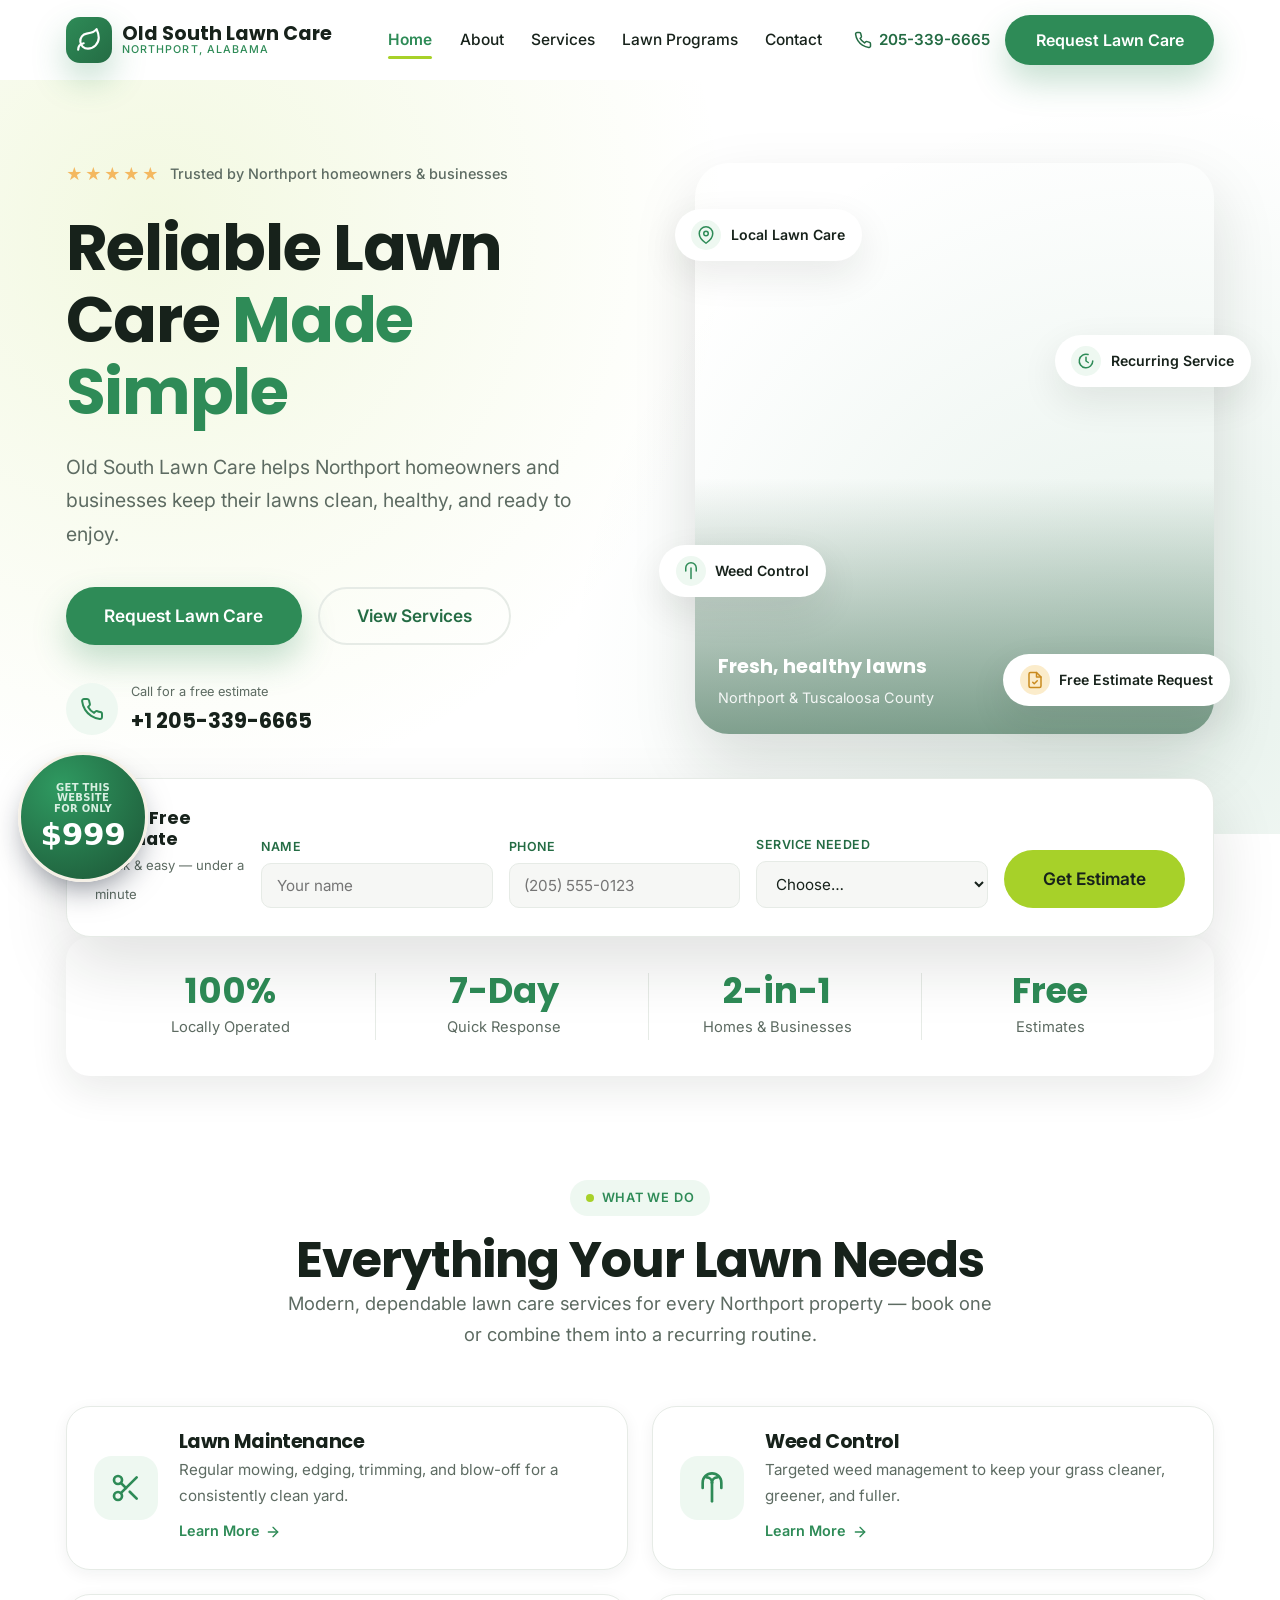
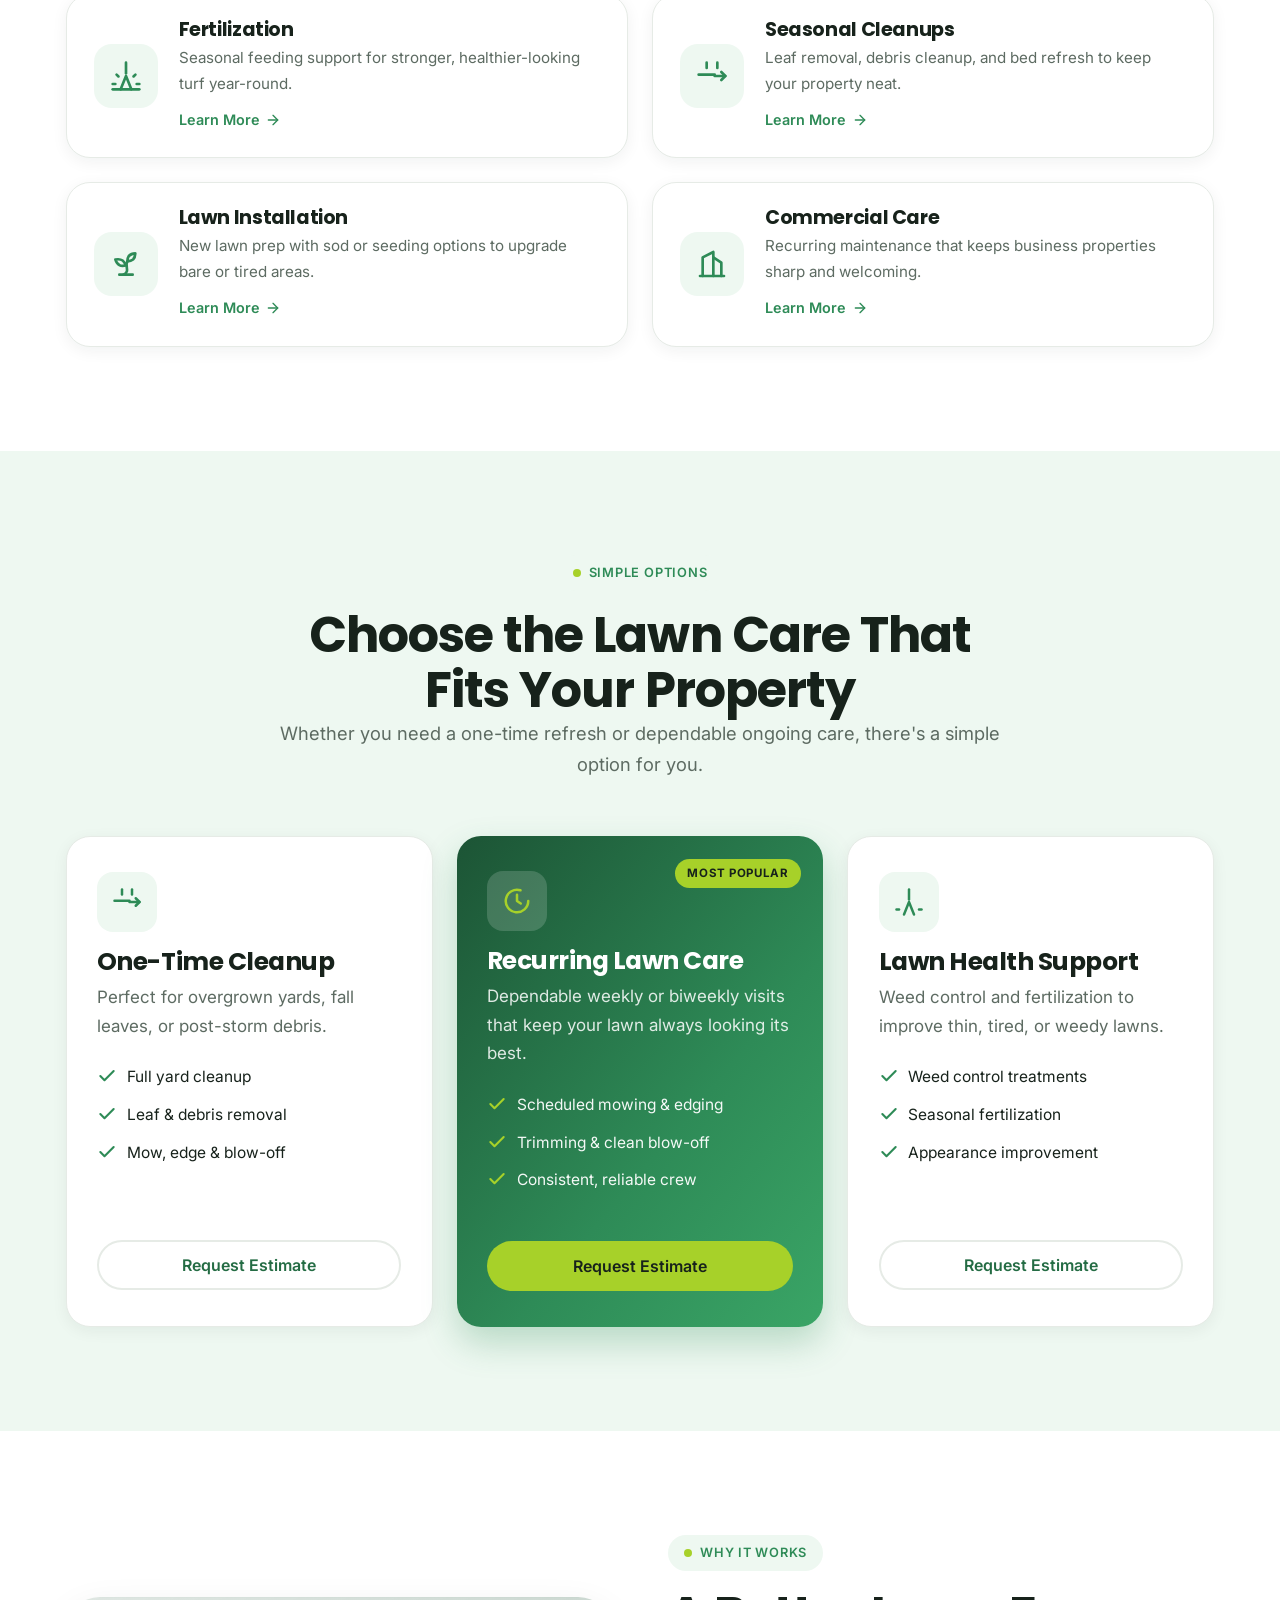
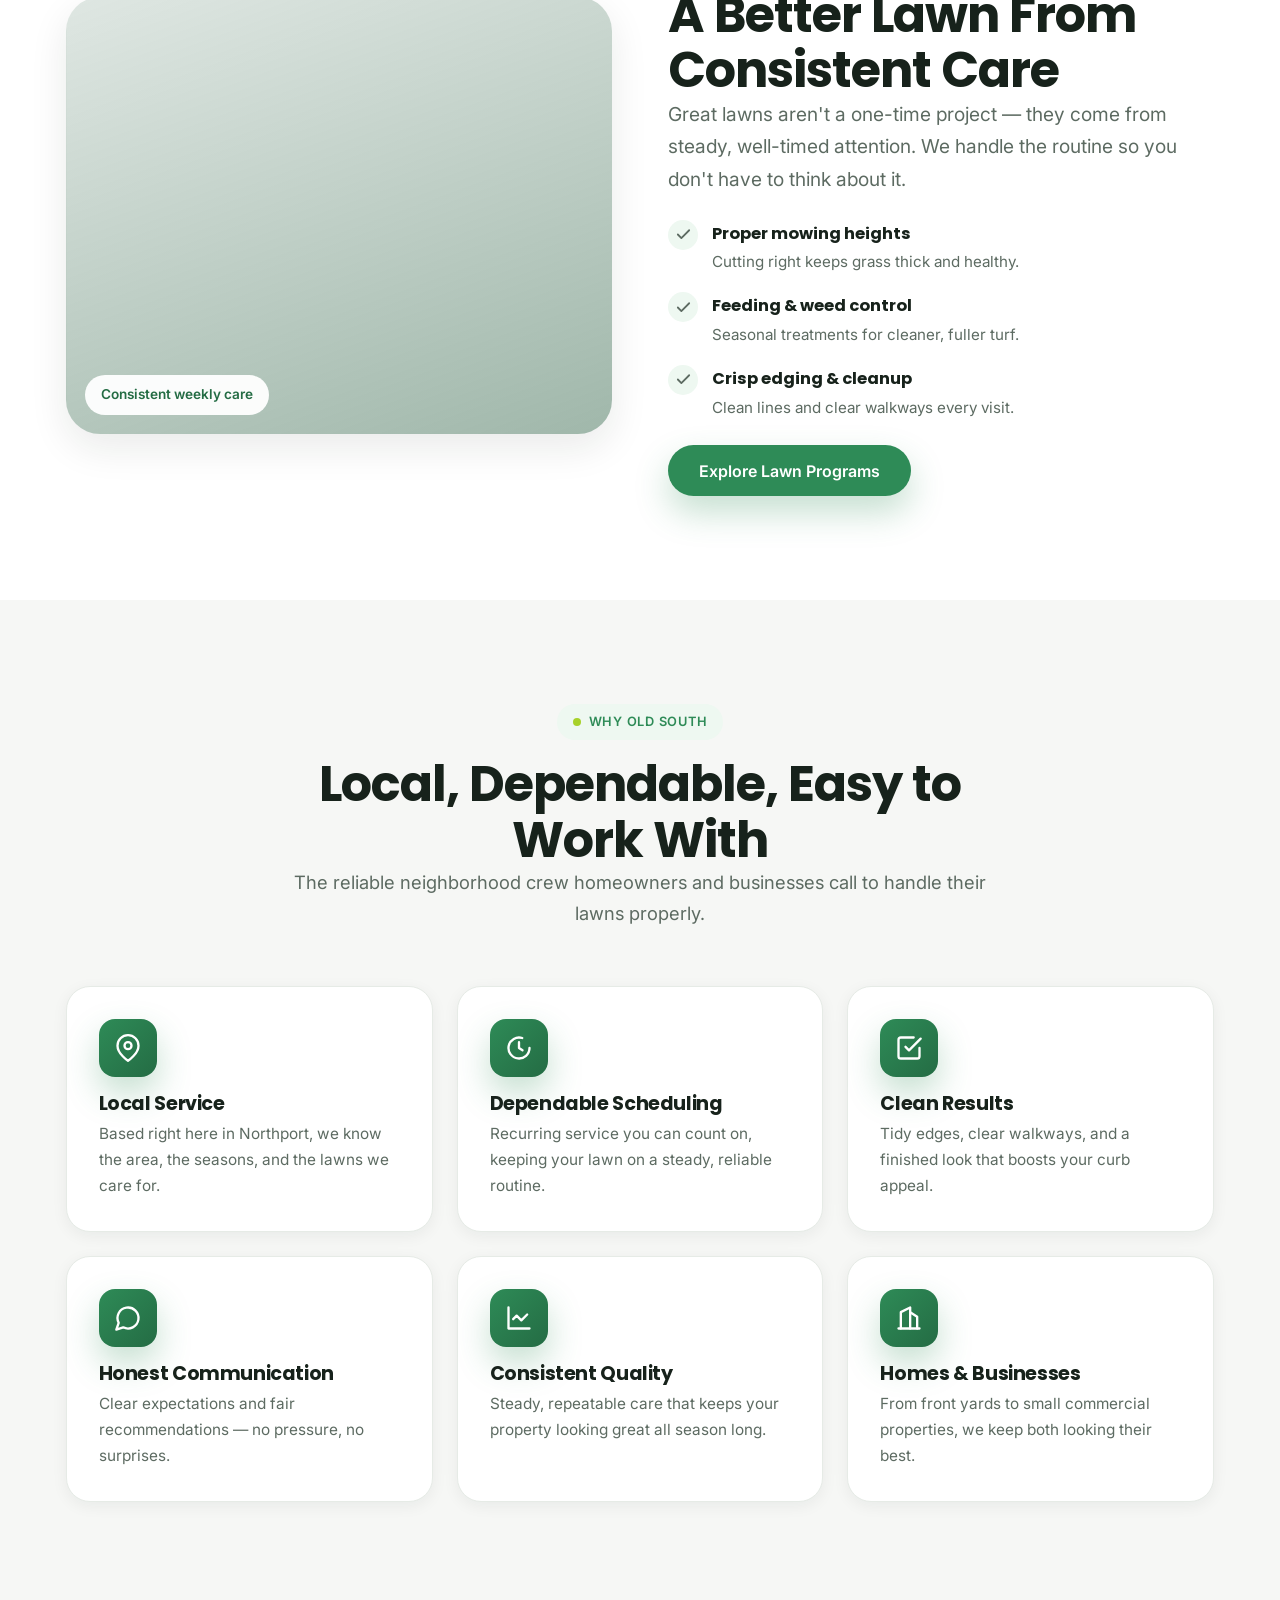
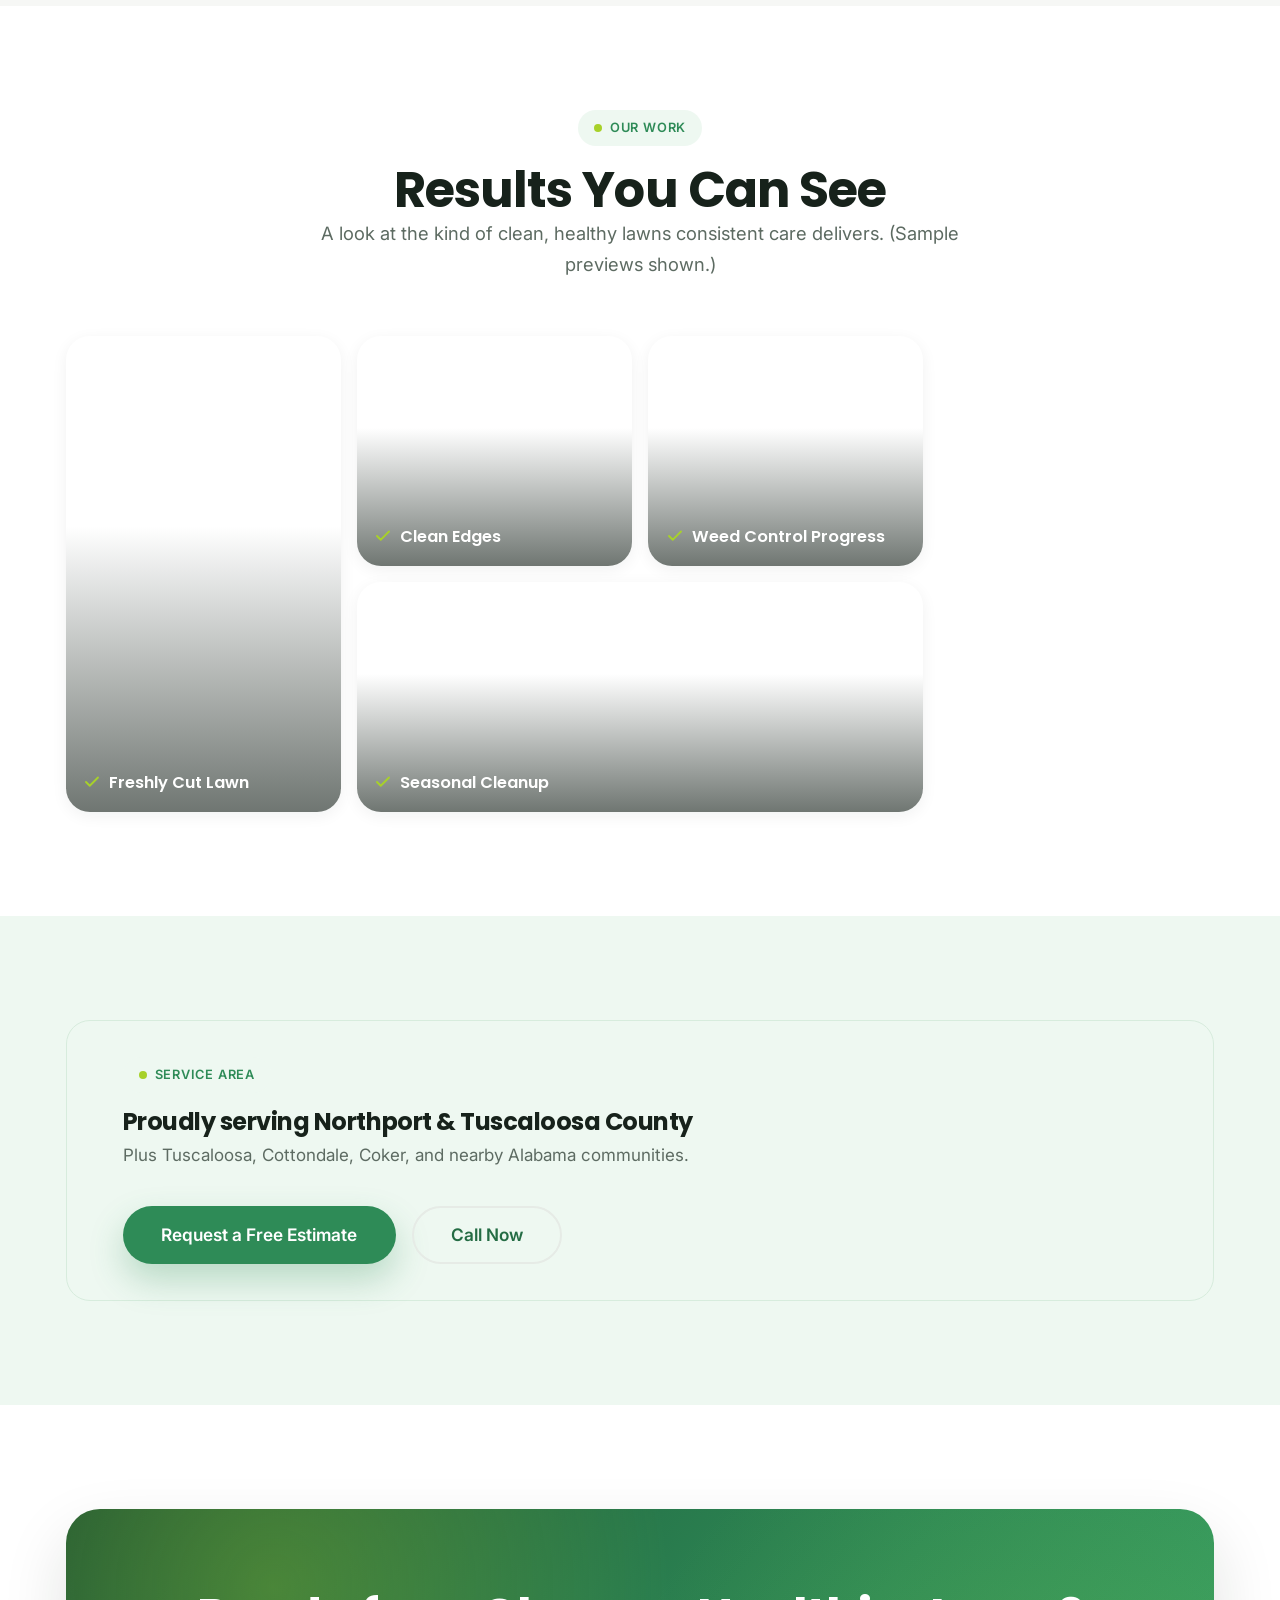
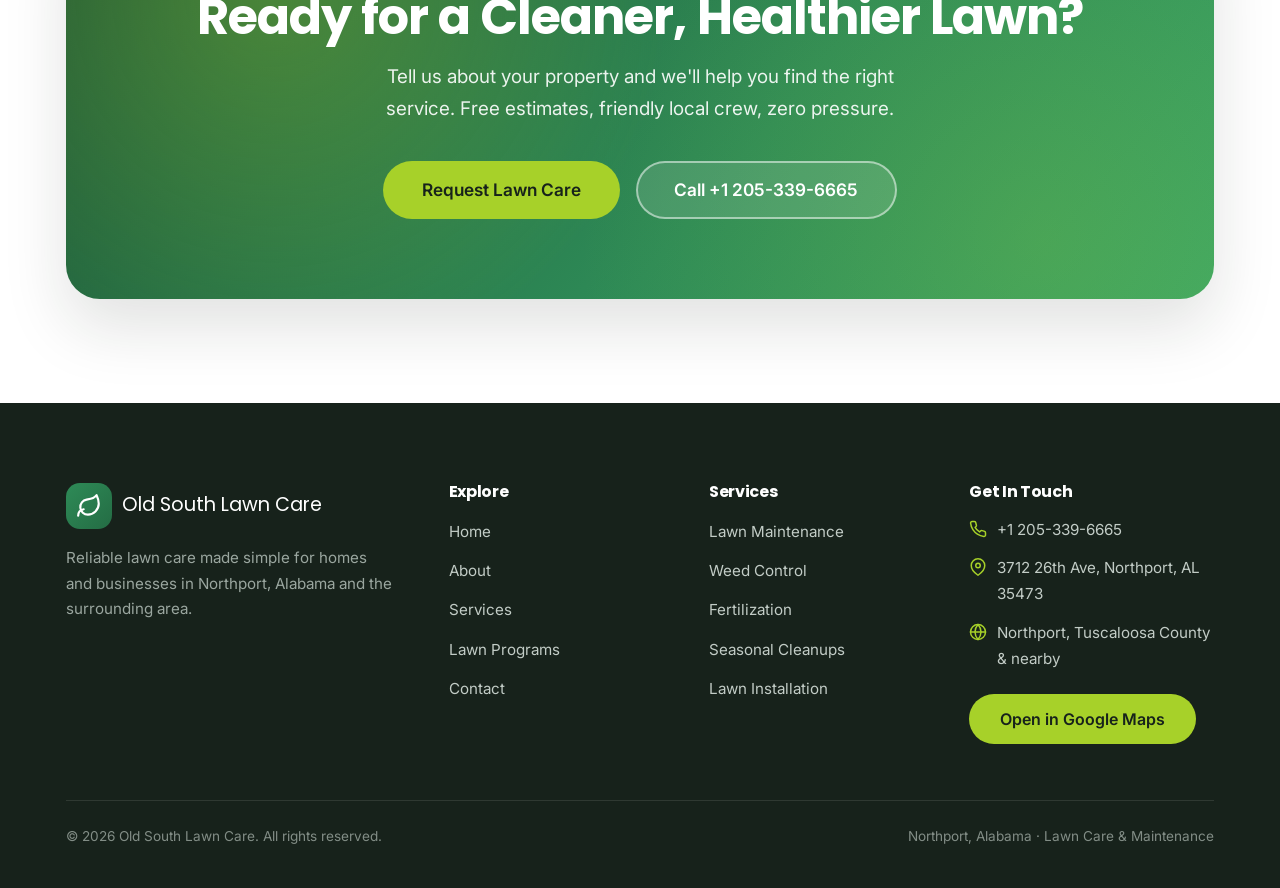
<file: index.html>
<!DOCTYPE html>
<html lang="en">
<head>
  <meta charset="UTF-8" />
  <meta name="viewport" content="width=device-width, initial-scale=1.0" />
  <title>Old South Lawn Care | Reliable Lawn Care in Northport, AL</title>
  <meta name="description" content="Reliable lawn care made simple. Old South Lawn Care helps Northport homeowners and businesses keep their lawns clean, healthy, and ready to enjoy. Free estimates — call +1 205-339-6665." />

  <!-- Google Fonts: Poppins (headings) + Inter (body) -->
  <link rel="preconnect" href="https://fonts.googleapis.com" />
  <link rel="preconnect" href="https://fonts.gstatic.com" crossorigin />
  <link href="https://fonts.googleapis.com/css2?family=Inter:wght@400;500;600;700&family=Poppins:wght@500;600;700;800&display=swap" rel="stylesheet" />

  <link rel="stylesheet" href="css/style.css" />
</head>
<body>

  <!-- ============================ HEADER ============================ -->
  <header class="site-header">
    <div class="container">
      <nav class="nav" aria-label="Main navigation">
        <a href="index.html" class="nav__logo" aria-label="Old South Lawn Care home">
          <span class="nav__logo-mark" aria-hidden="true">
            <svg viewBox="0 0 24 24" fill="none" stroke="currentColor" stroke-width="2" stroke-linecap="round" stroke-linejoin="round"><path d="M11 20A7 7 0 0 1 9.8 6.1C15.5 5 17 4.48 19 2c1 2 2 4.18 2 8 0 5.5-4.78 10-10 10Z"/><path d="M2 21c0-3 1.85-5.36 5.08-6"/></svg>
          </span>
          <span class="nav__logo-text">Old South Lawn Care<small>Northport, Alabama</small></span>
        </a>
        <button class="nav__toggle" aria-label="Toggle menu" aria-expanded="false" aria-controls="navMenu">
          <span></span><span></span><span></span>
        </button>
        <div class="nav__menu" id="navMenu">
          <ul class="nav__links">
            <li><a href="index.html" class="nav__link">Home</a></li>
            <li><a href="about.html" class="nav__link">About</a></li>
            <li><a href="services.html" class="nav__link">Services</a></li>
            <li><a href="lawn-programs.html" class="nav__link">Lawn Programs</a></li>
            <li><a href="contact.html" class="nav__link">Contact</a></li>
          </ul>
          <div class="nav__actions">
            <a href="tel:+12053396665" class="nav__phone">
              <svg viewBox="0 0 24 24" fill="none" stroke="currentColor" stroke-width="2" stroke-linecap="round" stroke-linejoin="round" aria-hidden="true"><path d="M22 16.92v3a2 2 0 0 1-2.18 2 19.79 19.79 0 0 1-8.63-3.07 19.5 19.5 0 0 1-6-6 19.79 19.79 0 0 1-3.07-8.67A2 2 0 0 1 4.11 2h3a2 2 0 0 1 2 1.72c.13.96.36 1.9.7 2.81a2 2 0 0 1-.45 2.11L8.09 9.91a16 16 0 0 0 6 6l1.27-1.27a2 2 0 0 1 2.11-.45c.91.34 1.85.57 2.81.7A2 2 0 0 1 22 16.92Z"/></svg>
              205-339-6665
            </a>
            <a href="contact.html" class="btn btn--primary">Request Lawn Care</a>
          </div>
        </div>
      </nav>
    </div>
  </header>

  <main>
    <!-- ============================ SPLIT HERO ============================ -->
    <section class="hero">
      <div class="container">
        <div class="hero__grid">
          <!-- Left: content -->
          <div class="hero__content">
            <div class="hero__rating">
              <span class="hero__stars">★★★★★</span>
              Trusted by Northport homeowners &amp; businesses
            </div>
            <h1>Reliable Lawn Care <span class="accent">Made Simple</span></h1>
            <p class="hero__sub">Old South Lawn Care helps Northport homeowners and businesses keep their lawns clean, healthy, and ready to enjoy.</p>
            <div class="hero__actions">
              <a href="contact.html" class="btn btn--primary btn--lg">Request Lawn Care</a>
              <a href="services.html" class="btn btn--outline btn--lg">View Services</a>
            </div>
            <div class="hero__phone">
              <span class="hero__phone-icon"><svg viewBox="0 0 24 24" fill="none" stroke="currentColor" stroke-width="2" stroke-linecap="round" stroke-linejoin="round"><path d="M22 16.92v3a2 2 0 0 1-2.18 2 19.79 19.79 0 0 1-8.63-3.07 19.5 19.5 0 0 1-6-6 19.79 19.79 0 0 1-3.07-8.67A2 2 0 0 1 4.11 2h3a2 2 0 0 1 2 1.72c.13.96.36 1.9.7 2.81a2 2 0 0 1-.45 2.11L8.09 9.91a16 16 0 0 0 6 6l1.27-1.27a2 2 0 0 1 2.11-.45c.91.34 1.85.57 2.81.7A2 2 0 0 1 22 16.92Z"/></svg></span>
              <span><small>Call for a free estimate</small><a href="tel:+12053396665">+1 205-339-6665</a></span>
            </div>
          </div>

          <!-- Right: image card with floating badges -->
          <div class="hero__media">
            <div class="hero__card">
              <div class="hero__card-tag">
                <strong>Fresh, healthy lawns</strong>
                <span>Northport &amp; Tuscaloosa County</span>
              </div>
            </div>
            <span class="float-badge float-badge--1"><i><svg viewBox="0 0 24 24" fill="none" stroke="currentColor" stroke-width="2" stroke-linecap="round" stroke-linejoin="round"><path d="M21 10c0 7-9 13-9 13s-9-6-9-13a9 9 0 0 1 18 0Z"/><circle cx="12" cy="10" r="3"/></svg></i> Local Lawn Care</span>
            <span class="float-badge float-badge--2"><i><svg viewBox="0 0 24 24" fill="none" stroke="currentColor" stroke-width="2" stroke-linecap="round" stroke-linejoin="round"><path d="M21 12a9 9 0 1 1-6.219-8.56"/><path d="M12 7v5l3 2"/></svg></i> Recurring Service</span>
            <span class="float-badge float-badge--3"><i><svg viewBox="0 0 24 24" fill="none" stroke="currentColor" stroke-width="2" stroke-linecap="round" stroke-linejoin="round"><path d="M12 22V8"/><path d="M5 12V8a7 7 0 0 1 14 0v4"/></svg></i> Weed Control</span>
            <span class="float-badge float-badge--4"><i><svg viewBox="0 0 24 24" fill="none" stroke="currentColor" stroke-width="2" stroke-linecap="round" stroke-linejoin="round"><path d="M14 2H6a2 2 0 0 0-2 2v16a2 2 0 0 0 2 2h12a2 2 0 0 0 2-2V8z"/><path d="M14 2v6h6"/><path d="m9 15 2 2 4-4"/></svg></i> Free Estimate Request</span>
          </div>
        </div>
      </div>
    </section>

    <!-- ============================ QUICK QUOTE MINI FORM ============================ -->
    <section class="container">
      <div class="quick-quote">
        <!-- Demo form: validated in JS, no data is sent -->
        <form class="quick-quote__inner" id="quickQuote" novalidate>
          <div class="quick-quote__title">
            <strong>Get a Free Estimate</strong>
            <span>Quick &amp; easy — under a minute</span>
          </div>
          <div class="field">
            <label for="qqName">Name</label>
            <input type="text" id="qqName" name="qqName" placeholder="Your name" required />
          </div>
          <div class="field">
            <label for="qqPhone">Phone</label>
            <input type="tel" id="qqPhone" name="qqPhone" placeholder="(205) 555-0123" data-type="phone" required />
          </div>
          <div class="field">
            <label for="qqService">Service Needed</label>
            <select id="qqService" name="qqService" required>
              <option value="">Choose…</option>
              <option>Lawn Maintenance</option>
              <option>Weed Control</option>
              <option>Fertilization</option>
              <option>Seasonal Cleanup</option>
              <option>Commercial Care</option>
              <option>Not Sure</option>
            </select>
          </div>
          <button type="submit" class="btn btn--lime btn--lg">Get Estimate</button>
          <p class="quick-quote__msg" id="quickQuoteMsg" role="status" aria-live="polite"></p>
        </form>
      </div>
    </section>

    <!-- ============================ STAT STRIP ============================ -->
    <section class="container" style="margin-top: var(--sp-5);">
      <div class="stat-strip reveal">
        <div class="stat"><div class="stat__num">100%</div><div class="stat__label">Locally Operated</div></div>
        <div class="stat"><div class="stat__num">7-Day</div><div class="stat__label">Quick Response</div></div>
        <div class="stat"><div class="stat__num">2-in-1</div><div class="stat__label">Homes &amp; Businesses</div></div>
        <div class="stat"><div class="stat__num">Free</div><div class="stat__label">Estimates</div></div>
      </div>
    </section>

    <!-- ============================ SERVICE TILES ============================ -->
    <section class="section section--white">
      <div class="container">
        <div class="section-head reveal">
          <span class="eyebrow">What We Do</span>
          <h2>Everything Your Lawn Needs</h2>
          <p>Modern, dependable lawn care services for every Northport property — book one or combine them into a recurring routine.</p>
        </div>

        <div class="tile-grid">
          <article class="service-tile reveal">
            <span class="service-tile__icon"><svg viewBox="0 0 24 24" fill="none" stroke="currentColor" stroke-width="2" stroke-linecap="round" stroke-linejoin="round"><circle cx="6" cy="6" r="3"/><path d="M8.12 8.12 12 12"/><path d="M20 4 8.12 15.88"/><circle cx="6" cy="18" r="3"/><path d="M14.8 14.8 20 20"/></svg></span>
            <div class="service-tile__body">
              <h3>Lawn Maintenance</h3>
              <p>Regular mowing, edging, trimming, and blow-off for a consistently clean yard.</p>
              <a href="services.html" class="service-tile__link">Learn More <svg viewBox="0 0 24 24" fill="none" stroke="currentColor" stroke-width="2" stroke-linecap="round" stroke-linejoin="round"><path d="M5 12h14"/><path d="m12 5 7 7-7 7"/></svg></a>
            </div>
          </article>

          <article class="service-tile reveal" data-delay="60">
            <span class="service-tile__icon"><svg viewBox="0 0 24 24" fill="none" stroke="currentColor" stroke-width="2" stroke-linecap="round" stroke-linejoin="round"><path d="M12 22V8"/><path d="M5 12V8a7 7 0 0 1 14 0v4"/><path d="M12 8a4 4 0 0 0-4-4"/><path d="M12 8a4 4 0 0 1 4-4"/></svg></span>
            <div class="service-tile__body">
              <h3>Weed Control</h3>
              <p>Targeted weed management to keep your grass cleaner, greener, and fuller.</p>
              <a href="services.html" class="service-tile__link">Learn More <svg viewBox="0 0 24 24" fill="none" stroke="currentColor" stroke-width="2" stroke-linecap="round" stroke-linejoin="round"><path d="M5 12h14"/><path d="m12 5 7 7-7 7"/></svg></a>
            </div>
          </article>

          <article class="service-tile reveal">
            <span class="service-tile__icon"><svg viewBox="0 0 24 24" fill="none" stroke="currentColor" stroke-width="2" stroke-linecap="round" stroke-linejoin="round"><path d="M12 2v8"/><path d="m4.93 10.93 1.41 1.41"/><path d="M2 18h2"/><path d="M20 18h2"/><path d="m19.07 10.93-1.41 1.41"/><path d="M22 22H2"/><path d="m8 22 4-10 4 10"/></svg></span>
            <div class="service-tile__body">
              <h3>Fertilization</h3>
              <p>Seasonal feeding support for stronger, healthier-looking turf year-round.</p>
              <a href="services.html" class="service-tile__link">Learn More <svg viewBox="0 0 24 24" fill="none" stroke="currentColor" stroke-width="2" stroke-linecap="round" stroke-linejoin="round"><path d="M5 12h14"/><path d="m12 5 7 7-7 7"/></svg></a>
            </div>
          </article>

          <article class="service-tile reveal" data-delay="60">
            <span class="service-tile__icon"><svg viewBox="0 0 24 24" fill="none" stroke="currentColor" stroke-width="2" stroke-linecap="round" stroke-linejoin="round"><path d="M8 2v4"/><path d="M16 2v4"/><path d="M2 11h12"/><path d="M19 9l3 3-3 3"/><path d="M22 12h-8"/></svg></span>
            <div class="service-tile__body">
              <h3>Seasonal Cleanups</h3>
              <p>Leaf removal, debris cleanup, and bed refresh to keep your property neat.</p>
              <a href="services.html" class="service-tile__link">Learn More <svg viewBox="0 0 24 24" fill="none" stroke="currentColor" stroke-width="2" stroke-linecap="round" stroke-linejoin="round"><path d="M5 12h14"/><path d="m12 5 7 7-7 7"/></svg></a>
            </div>
          </article>

          <article class="service-tile reveal">
            <span class="service-tile__icon"><svg viewBox="0 0 24 24" fill="none" stroke="currentColor" stroke-width="2" stroke-linecap="round" stroke-linejoin="round"><path d="M7 20h10"/><path d="M10 20c5.5-2.5.8-6.4 3-10"/><path d="M9.5 9.4c1.1.8 1.8 2.2 2.3 3.7-2 .4-3.5.4-4.8-.3-1.2-.6-2.3-1.9-3-4.2 2.8-.5 4.4 0 5.5.8Z"/><path d="M14.1 6a7 7 0 0 0-1.1 4c1.9-.1 3.3-.6 4.3-1.4 1-1 1.6-2.3 1.7-4.6-2.7.1-4 1-4.9 2Z"/></svg></span>
            <div class="service-tile__body">
              <h3>Lawn Installation</h3>
              <p>New lawn prep with sod or seeding options to upgrade bare or tired areas.</p>
              <a href="services.html" class="service-tile__link">Learn More <svg viewBox="0 0 24 24" fill="none" stroke="currentColor" stroke-width="2" stroke-linecap="round" stroke-linejoin="round"><path d="M5 12h14"/><path d="m12 5 7 7-7 7"/></svg></a>
            </div>
          </article>

          <article class="service-tile reveal" data-delay="60">
            <span class="service-tile__icon"><svg viewBox="0 0 24 24" fill="none" stroke="currentColor" stroke-width="2" stroke-linecap="round" stroke-linejoin="round"><path d="M3 21h18"/><path d="M5 21V7l8-4v18"/><path d="M19 21V11l-6-4"/></svg></span>
            <div class="service-tile__body">
              <h3>Commercial Care</h3>
              <p>Recurring maintenance that keeps business properties sharp and welcoming.</p>
              <a href="services.html" class="service-tile__link">Learn More <svg viewBox="0 0 24 24" fill="none" stroke="currentColor" stroke-width="2" stroke-linecap="round" stroke-linejoin="round"><path d="M5 12h14"/><path d="m12 5 7 7-7 7"/></svg></a>
            </div>
          </article>
        </div>
      </div>
    </section>

    <!-- ============================ PACKAGES ============================ -->
    <section class="section section--mint">
      <div class="container">
        <div class="section-head reveal">
          <span class="eyebrow">Simple Options</span>
          <h2>Choose the Lawn Care That Fits Your Property</h2>
          <p>Whether you need a one-time refresh or dependable ongoing care, there's a simple option for you.</p>
        </div>

        <div class="package-grid">
          <article class="package-card reveal">
            <span class="package-card__icon"><svg viewBox="0 0 24 24" fill="none" stroke="currentColor" stroke-width="2" stroke-linecap="round" stroke-linejoin="round"><path d="M8 2v4"/><path d="M16 2v4"/><path d="M2 11h12"/><path d="M19 9l3 3-3 3"/><path d="M22 12h-8"/></svg></span>
            <h3>One-Time Cleanup</h3>
            <p class="package-card__desc">Perfect for overgrown yards, fall leaves, or post-storm debris.</p>
            <ul class="package-card__list">
              <li><svg viewBox="0 0 24 24" fill="none" stroke="currentColor" stroke-width="2.5" stroke-linecap="round" stroke-linejoin="round"><path d="M20 6 9 17l-5-5"/></svg> Full yard cleanup</li>
              <li><svg viewBox="0 0 24 24" fill="none" stroke="currentColor" stroke-width="2.5" stroke-linecap="round" stroke-linejoin="round"><path d="M20 6 9 17l-5-5"/></svg> Leaf &amp; debris removal</li>
              <li><svg viewBox="0 0 24 24" fill="none" stroke="currentColor" stroke-width="2.5" stroke-linecap="round" stroke-linejoin="round"><path d="M20 6 9 17l-5-5"/></svg> Mow, edge &amp; blow-off</li>
            </ul>
            <a href="contact.html" class="btn btn--outline btn--block">Request Estimate</a>
          </article>

          <article class="package-card package-card--featured reveal" data-delay="80">
            <span class="package-card__tag">Most Popular</span>
            <span class="package-card__icon"><svg viewBox="0 0 24 24" fill="none" stroke="currentColor" stroke-width="2" stroke-linecap="round" stroke-linejoin="round"><path d="M21 12a9 9 0 1 1-6.219-8.56"/><path d="M12 7v5l3 2"/></svg></span>
            <h3>Recurring Lawn Care</h3>
            <p class="package-card__desc">Dependable weekly or biweekly visits that keep your lawn always looking its best.</p>
            <ul class="package-card__list">
              <li><svg viewBox="0 0 24 24" fill="none" stroke="currentColor" stroke-width="2.5" stroke-linecap="round" stroke-linejoin="round"><path d="M20 6 9 17l-5-5"/></svg> Scheduled mowing &amp; edging</li>
              <li><svg viewBox="0 0 24 24" fill="none" stroke="currentColor" stroke-width="2.5" stroke-linecap="round" stroke-linejoin="round"><path d="M20 6 9 17l-5-5"/></svg> Trimming &amp; clean blow-off</li>
              <li><svg viewBox="0 0 24 24" fill="none" stroke="currentColor" stroke-width="2.5" stroke-linecap="round" stroke-linejoin="round"><path d="M20 6 9 17l-5-5"/></svg> Consistent, reliable crew</li>
            </ul>
            <a href="contact.html" class="btn btn--lime btn--block">Request Estimate</a>
          </article>

          <article class="package-card reveal" data-delay="160">
            <span class="package-card__icon"><svg viewBox="0 0 24 24" fill="none" stroke="currentColor" stroke-width="2" stroke-linecap="round" stroke-linejoin="round"><path d="M12 2v8"/><path d="m8 22 4-10 4 10"/><path d="M2 18h2"/><path d="M20 18h2"/></svg></span>
            <h3>Lawn Health Support</h3>
            <p class="package-card__desc">Weed control and fertilization to improve thin, tired, or weedy lawns.</p>
            <ul class="package-card__list">
              <li><svg viewBox="0 0 24 24" fill="none" stroke="currentColor" stroke-width="2.5" stroke-linecap="round" stroke-linejoin="round"><path d="M20 6 9 17l-5-5"/></svg> Weed control treatments</li>
              <li><svg viewBox="0 0 24 24" fill="none" stroke="currentColor" stroke-width="2.5" stroke-linecap="round" stroke-linejoin="round"><path d="M20 6 9 17l-5-5"/></svg> Seasonal fertilization</li>
              <li><svg viewBox="0 0 24 24" fill="none" stroke="currentColor" stroke-width="2.5" stroke-linecap="round" stroke-linejoin="round"><path d="M20 6 9 17l-5-5"/></svg> Appearance improvement</li>
            </ul>
            <a href="contact.html" class="btn btn--outline btn--block">Request Estimate</a>
          </article>
        </div>
      </div>
    </section>

    <!-- ============================ FEATURE SPLIT ============================ -->
    <section class="section section--white">
      <div class="container">
        <div class="feature">
          <div class="feature__media reveal" style="background-image:linear-gradient(160deg,rgba(28,84,53,.14),rgba(28,84,53,.42)),url('https://images.unsplash.com/photo-1458245201577-fc8a130b8829?w=1200&q=70&auto=format&fit=crop');background-size:cover;background-position:center">
            <span class="feature__media-tag">Consistent weekly care</span>
          </div>
          <div class="reveal">
            <span class="eyebrow">Why It Works</span>
            <h2>A Better Lawn From Consistent Care</h2>
            <p class="lead">Great lawns aren't a one-time project — they come from steady, well-timed attention. We handle the routine so you don't have to think about it.</p>
            <ul class="check-list">
              <li><span class="check-list__icon"><svg viewBox="0 0 24 24" fill="none" stroke="currentColor" stroke-width="2.5" stroke-linecap="round" stroke-linejoin="round"><path d="M20 6 9 17l-5-5"/></svg></span><div><strong>Proper mowing heights</strong><span>Cutting right keeps grass thick and healthy.</span></div></li>
              <li><span class="check-list__icon"><svg viewBox="0 0 24 24" fill="none" stroke="currentColor" stroke-width="2.5" stroke-linecap="round" stroke-linejoin="round"><path d="M20 6 9 17l-5-5"/></svg></span><div><strong>Feeding &amp; weed control</strong><span>Seasonal treatments for cleaner, fuller turf.</span></div></li>
              <li><span class="check-list__icon"><svg viewBox="0 0 24 24" fill="none" stroke="currentColor" stroke-width="2.5" stroke-linecap="round" stroke-linejoin="round"><path d="M20 6 9 17l-5-5"/></svg></span><div><strong>Crisp edging &amp; cleanup</strong><span>Clean lines and clear walkways every visit.</span></div></li>
            </ul>
            <a href="lawn-programs.html" class="btn btn--primary">Explore Lawn Programs</a>
          </div>
        </div>
      </div>
    </section>

    <!-- ============================ WHY CHOOSE US ============================ -->
    <section class="section section--gray">
      <div class="container">
        <div class="section-head reveal">
          <span class="eyebrow">Why Old South</span>
          <h2>Local, Dependable, Easy to Work With</h2>
          <p>The reliable neighborhood crew homeowners and businesses call to handle their lawns properly.</p>
        </div>
        <div class="why-grid">
          <article class="why-card reveal">
            <span class="why-card__icon"><svg viewBox="0 0 24 24" fill="none" stroke="currentColor" stroke-width="2" stroke-linecap="round" stroke-linejoin="round"><path d="M21 10c0 7-9 13-9 13s-9-6-9-13a9 9 0 0 1 18 0Z"/><circle cx="12" cy="10" r="3"/></svg></span>
            <h3>Local Service</h3>
            <p>Based right here in Northport, we know the area, the seasons, and the lawns we care for.</p>
          </article>
          <article class="why-card reveal" data-delay="60">
            <span class="why-card__icon"><svg viewBox="0 0 24 24" fill="none" stroke="currentColor" stroke-width="2" stroke-linecap="round" stroke-linejoin="round"><path d="M21 12a9 9 0 1 1-6.219-8.56"/><path d="M12 7v5l3 2"/></svg></span>
            <h3>Dependable Scheduling</h3>
            <p>Recurring service you can count on, keeping your lawn on a steady, reliable routine.</p>
          </article>
          <article class="why-card reveal" data-delay="120">
            <span class="why-card__icon"><svg viewBox="0 0 24 24" fill="none" stroke="currentColor" stroke-width="2" stroke-linecap="round" stroke-linejoin="round"><path d="m9 11 3 3L22 4"/><path d="M21 12v7a2 2 0 0 1-2 2H5a2 2 0 0 1-2-2V5a2 2 0 0 1 2-2h11"/></svg></span>
            <h3>Clean Results</h3>
            <p>Tidy edges, clear walkways, and a finished look that boosts your curb appeal.</p>
          </article>
          <article class="why-card reveal">
            <span class="why-card__icon"><svg viewBox="0 0 24 24" fill="none" stroke="currentColor" stroke-width="2" stroke-linecap="round" stroke-linejoin="round"><path d="M7.9 20A9 9 0 1 0 4 16.1L2 22Z"/></svg></span>
            <h3>Honest Communication</h3>
            <p>Clear expectations and fair recommendations — no pressure, no surprises.</p>
          </article>
          <article class="why-card reveal" data-delay="60">
            <span class="why-card__icon"><svg viewBox="0 0 24 24" fill="none" stroke="currentColor" stroke-width="2" stroke-linecap="round" stroke-linejoin="round"><path d="M3 3v18h18"/><path d="m19 9-5 5-4-4-3 3"/></svg></span>
            <h3>Consistent Quality</h3>
            <p>Steady, repeatable care that keeps your property looking great all season long.</p>
          </article>
          <article class="why-card reveal" data-delay="120">
            <span class="why-card__icon"><svg viewBox="0 0 24 24" fill="none" stroke="currentColor" stroke-width="2" stroke-linecap="round" stroke-linejoin="round"><path d="M3 21h18"/><path d="M5 21V7l8-4v18"/><path d="M19 21V11l-6-4"/></svg></span>
            <h3>Homes &amp; Businesses</h3>
            <p>From front yards to small commercial properties, we keep both looking their best.</p>
          </article>
        </div>
      </div>
    </section>

    <!-- ============================ RESULTS GRID ============================ -->
    <section class="section section--white">
      <div class="container">
        <div class="section-head reveal">
          <span class="eyebrow">Our Work</span>
          <h2>Results You Can See</h2>
          <p>A look at the kind of clean, healthy lawns consistent care delivers. (Sample previews shown.)</p>
        </div>
        <div class="results-grid reveal">
          <div class="result-card result-card--tall">
            <div class="result-card__img"></div>
            <div class="result-card__cap"><svg viewBox="0 0 24 24" fill="none" stroke="currentColor" stroke-width="2.5" stroke-linecap="round" stroke-linejoin="round"><path d="M20 6 9 17l-5-5"/></svg><span>Freshly Cut Lawn</span></div>
          </div>
          <div class="result-card">
            <div class="result-card__img"></div>
            <div class="result-card__cap"><svg viewBox="0 0 24 24" fill="none" stroke="currentColor" stroke-width="2.5" stroke-linecap="round" stroke-linejoin="round"><path d="M20 6 9 17l-5-5"/></svg><span>Clean Edges</span></div>
          </div>
          <div class="result-card">
            <div class="result-card__img"></div>
            <div class="result-card__cap"><svg viewBox="0 0 24 24" fill="none" stroke="currentColor" stroke-width="2.5" stroke-linecap="round" stroke-linejoin="round"><path d="M20 6 9 17l-5-5"/></svg><span>Weed Control Progress</span></div>
          </div>
          <div class="result-card result-card--wide">
            <div class="result-card__img"></div>
            <div class="result-card__cap"><svg viewBox="0 0 24 24" fill="none" stroke="currentColor" stroke-width="2.5" stroke-linecap="round" stroke-linejoin="round"><path d="M20 6 9 17l-5-5"/></svg><span>Seasonal Cleanup</span></div>
          </div>
        </div>
      </div>
    </section>

    <!-- ============================ SERVICE AREA + ESTIMATE BLOCK ============================ -->
    <section class="section section--mint">
      <div class="container">
        <div class="estimate-block reveal">
          <div>
            <span class="eyebrow">Service Area</span>
            <h3>Proudly serving Northport &amp; Tuscaloosa County</h3>
            <p>Plus Tuscaloosa, Cottondale, Coker, and nearby Alabama communities.</p>
          </div>
          <div class="estimate-block__actions">
            <a href="contact.html" class="btn btn--primary btn--lg">Request a Free Estimate</a>
            <a href="tel:+12053396665" class="btn btn--outline btn--lg">Call Now</a>
          </div>
        </div>
      </div>
    </section>

    <!-- ============================ BIG CTA ============================ -->
    <section class="section section--white">
      <div class="container">
        <div class="cta-block reveal">
          <h2>Ready for a Cleaner, Healthier Lawn?</h2>
          <p>Tell us about your property and we'll help you find the right service. Free estimates, friendly local crew, zero pressure.</p>
          <div class="cta-block__actions">
            <a href="contact.html" class="btn btn--lime btn--lg">Request Lawn Care</a>
            <a href="tel:+12053396665" class="btn btn--ghost-light btn--lg">Call +1 205-339-6665</a>
          </div>
        </div>
      </div>
    </section>
  </main>

  <!-- ============================ FOOTER ============================ -->
  <footer class="site-footer">
    <div class="container">
      <div class="footer-grid">
        <div class="footer-col">
          <div class="footer-brand">
            <span class="footer-brand__mark" aria-hidden="true"><svg viewBox="0 0 24 24" fill="none" stroke="currentColor" stroke-width="2" stroke-linecap="round" stroke-linejoin="round"><path d="M11 20A7 7 0 0 1 9.8 6.1C15.5 5 17 4.48 19 2c1 2 2 4.18 2 8 0 5.5-4.78 10-10 10Z"/><path d="M2 21c0-3 1.85-5.36 5.08-6"/></svg></span>
            <span>Old South Lawn Care</span>
          </div>
          <p>Reliable lawn care made simple for homes and businesses in Northport, Alabama and the surrounding area.</p>
        </div>
        <div class="footer-col">
          <h4>Explore</h4>
          <ul class="footer-links">
            <li><a href="index.html">Home</a></li>
            <li><a href="about.html">About</a></li>
            <li><a href="services.html">Services</a></li>
            <li><a href="lawn-programs.html">Lawn Programs</a></li>
            <li><a href="contact.html">Contact</a></li>
          </ul>
        </div>
        <div class="footer-col">
          <h4>Services</h4>
          <ul class="footer-links">
            <li><a href="services.html">Lawn Maintenance</a></li>
            <li><a href="services.html">Weed Control</a></li>
            <li><a href="services.html">Fertilization</a></li>
            <li><a href="services.html">Seasonal Cleanups</a></li>
            <li><a href="services.html">Lawn Installation</a></li>
          </ul>
        </div>
        <div class="footer-col">
          <h4>Get In Touch</h4>
          <ul class="footer-contact">
            <li><svg viewBox="0 0 24 24" fill="none" stroke="currentColor" stroke-width="2" stroke-linecap="round" stroke-linejoin="round"><path d="M22 16.92v3a2 2 0 0 1-2.18 2 19.79 19.79 0 0 1-8.63-3.07 19.5 19.5 0 0 1-6-6 19.79 19.79 0 0 1-3.07-8.67A2 2 0 0 1 4.11 2h3a2 2 0 0 1 2 1.72c.13.96.36 1.9.7 2.81a2 2 0 0 1-.45 2.11L8.09 9.91a16 16 0 0 0 6 6l1.27-1.27a2 2 0 0 1 2.11-.45c.91.34 1.85.57 2.81.7A2 2 0 0 1 22 16.92Z"/></svg><a href="tel:+12053396665">+1 205-339-6665</a></li>
            <li><svg viewBox="0 0 24 24" fill="none" stroke="currentColor" stroke-width="2" stroke-linecap="round" stroke-linejoin="round"><path d="M21 10c0 7-9 13-9 13s-9-6-9-13a9 9 0 0 1 18 0Z"/><circle cx="12" cy="10" r="3"/></svg><span>3712 26th Ave, Northport, AL 35473</span></li>
            <li><svg viewBox="0 0 24 24" fill="none" stroke="currentColor" stroke-width="2" stroke-linecap="round" stroke-linejoin="round"><circle cx="12" cy="12" r="10"/><path d="M2 12h20"/><path d="M12 2a15.3 15.3 0 0 1 4 10 15.3 15.3 0 0 1-4 10 15.3 15.3 0 0 1-4-10 15.3 15.3 0 0 1 4-10Z"/></svg><span>Northport, Tuscaloosa County &amp; nearby</span></li>
          </ul>
          <a href="https://maps.app.goo.gl/gr2Q9Q6VYGNCcmok7" target="_blank" rel="noopener" class="btn btn--lime" style="margin-top: 0.6rem;">Open in Google Maps</a>
        </div>
      </div>
      <div class="footer-bottom">
        <p>&copy; <span id="currentYear">2026</span> Old South Lawn Care. All rights reserved.</p>
        <p>Northport, Alabama &middot; Lawn Care &amp; Maintenance</p>
      </div>
    </div>
  </footer>

  <button class="back-to-top" aria-label="Back to top">
    <svg viewBox="0 0 24 24" fill="none" stroke="currentColor" stroke-width="2" stroke-linecap="round" stroke-linejoin="round"><path d="m18 15-6-6-6 6"/></svg>
  </button>

  <script src="js/main.js"></script>

  <!-- aurora-cta : agency upsell button -->
  <a class="aurora-cta" href="https://auroraadv.co/?tab=wizard" target="_blank" rel="noopener" aria-label="Get this website for only $999 — built by Aurora">
    <span class="aurora-cta__top">Get this website<br>for only</span>
    <span class="aurora-cta__price">$999</span>
  </a>
  <style>
  .aurora-cta{position:fixed;left:18px;bottom:18px;z-index:58;width:130px;height:130px;border-radius:50%;display:flex;flex-direction:column;align-items:center;justify-content:center;text-align:center;gap:3px;padding:8px;background:radial-gradient(circle at 32% 26%,#2f9a61,#1c5435);color:#fff;text-decoration:none;border:3px solid #f5f0e6;box-shadow:0 14px 32px -10px rgba(15,23,42,.55);font-family:system-ui,-apple-system,"Segoe UI",Roboto,sans-serif;line-height:1.08;transition:transform .2s ease,box-shadow .2s ease;}
  .aurora-cta:hover{transform:translateY(-3px) scale(1.05);box-shadow:0 20px 40px -10px rgba(15,23,42,.6);}
  .aurora-cta:focus-visible{outline:3px solid #f5f0e6;outline-offset:3px;}
  .aurora-cta__top{font-size:10px;font-weight:700;letter-spacing:.03em;text-transform:uppercase;color:#d8efe1;}
  .aurora-cta__price{font-size:31px;font-weight:800;color:#ffffff;letter-spacing:-.01em;}
  @media (max-width:760px){.aurora-cta{width:106px;height:106px;left:12px;bottom:68px;border-width:2px;}.aurora-cta__top{font-size:8.5px;}.aurora-cta__price{font-size:25px;}}
  @media (prefers-reduced-motion:reduce){.aurora-cta{transition:none;}}
  </style>
</body>
</html>
</file>
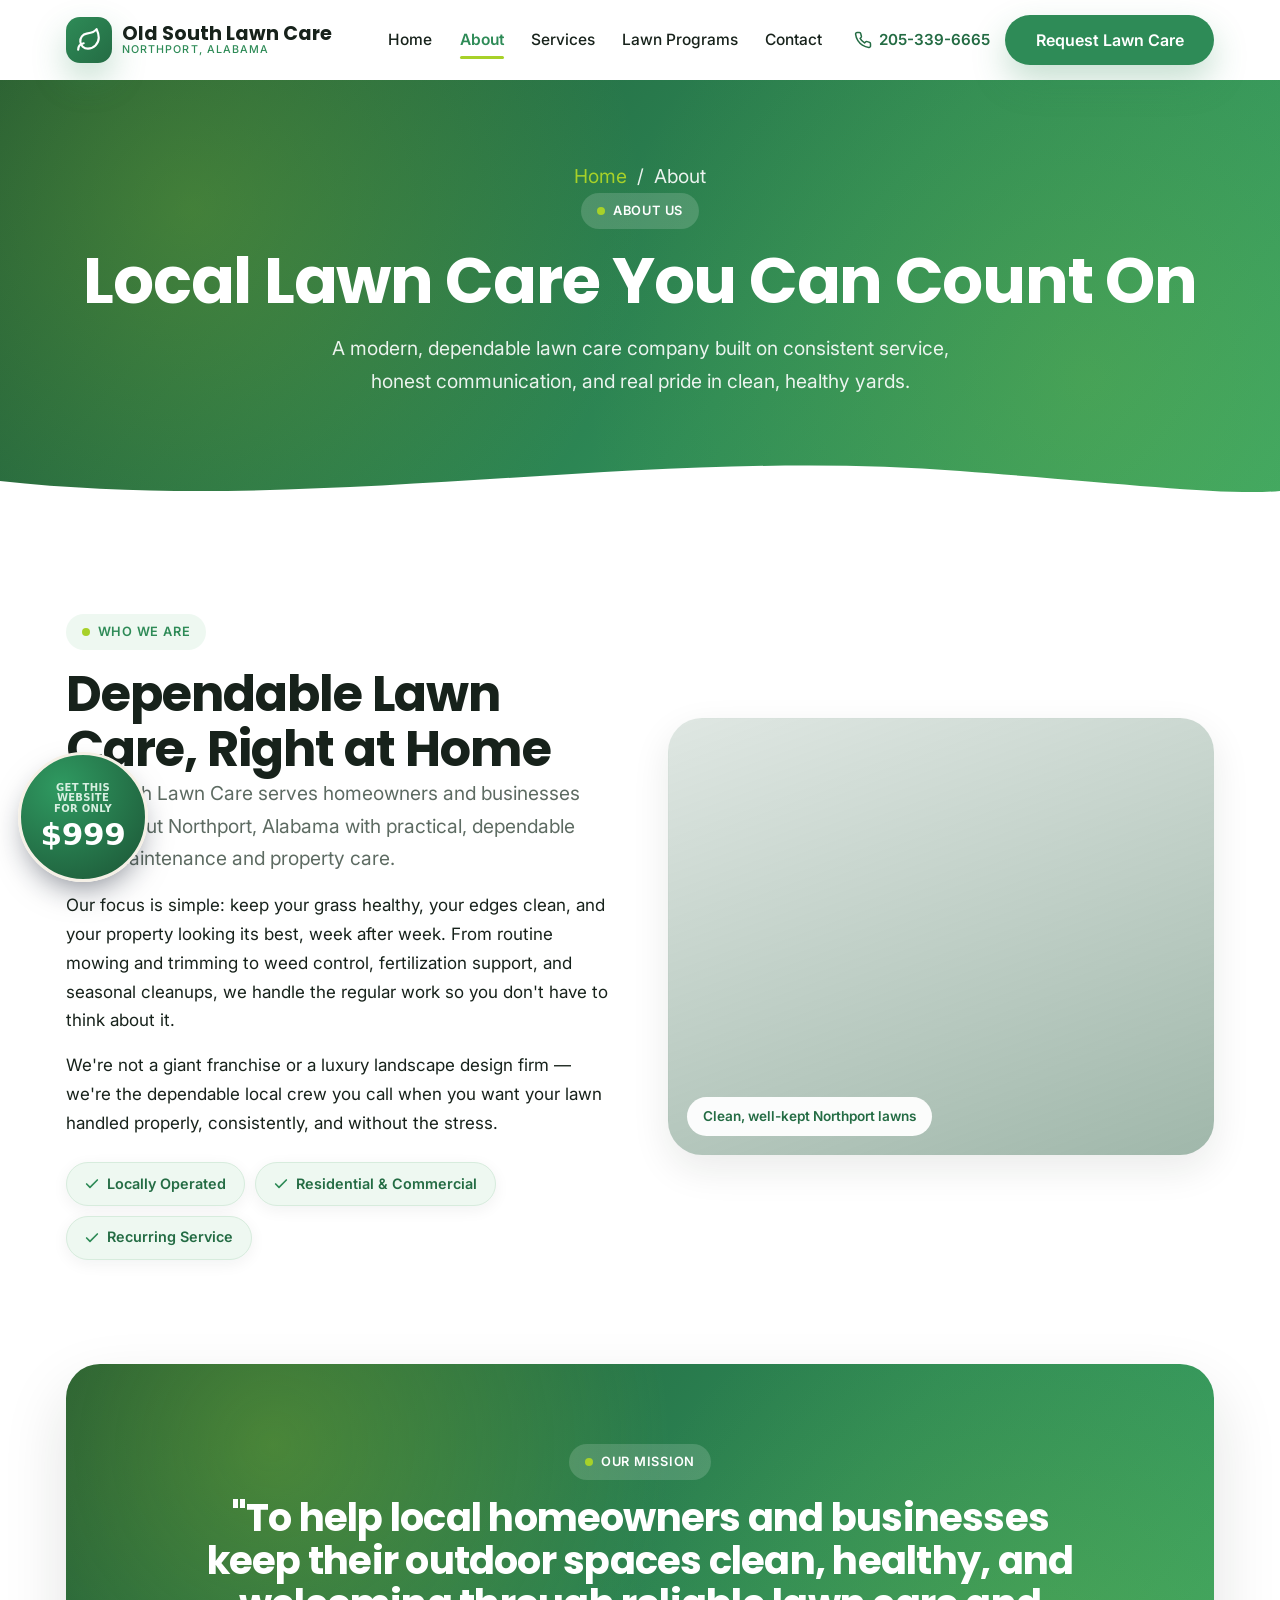
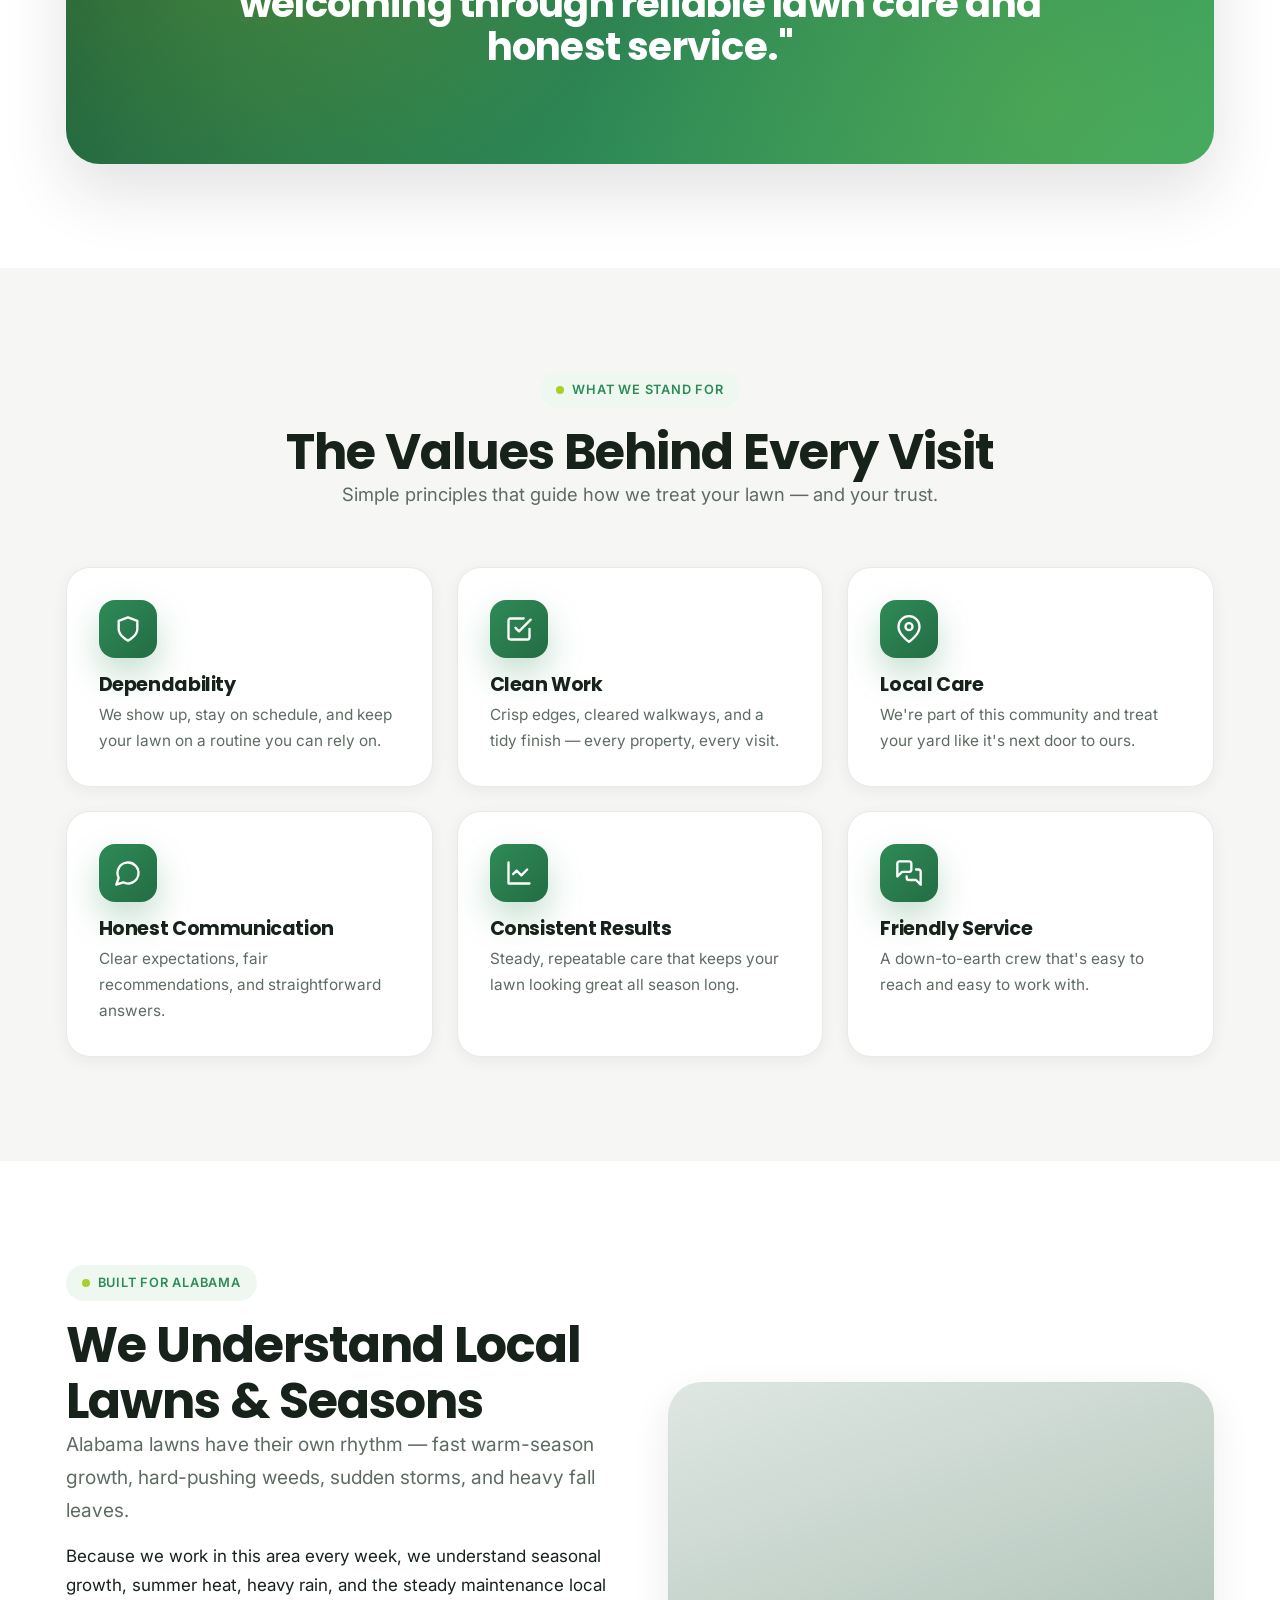
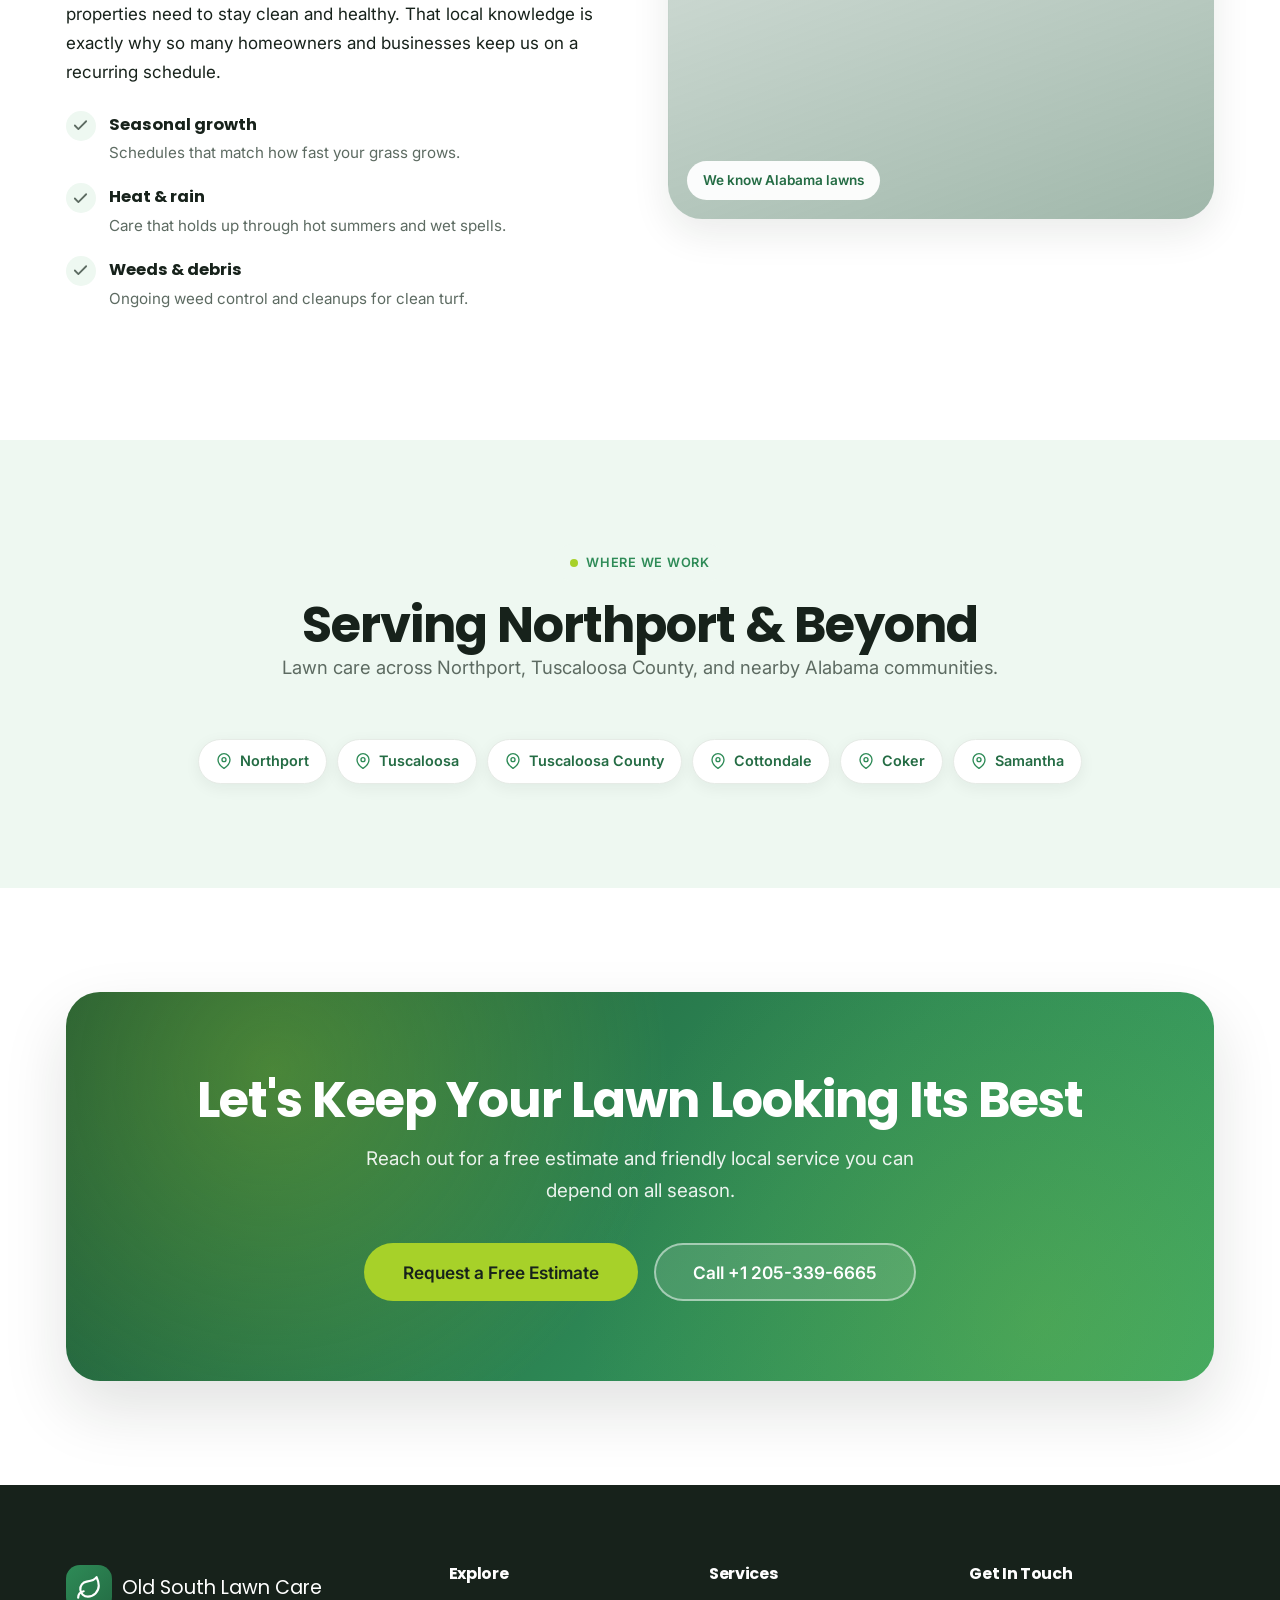
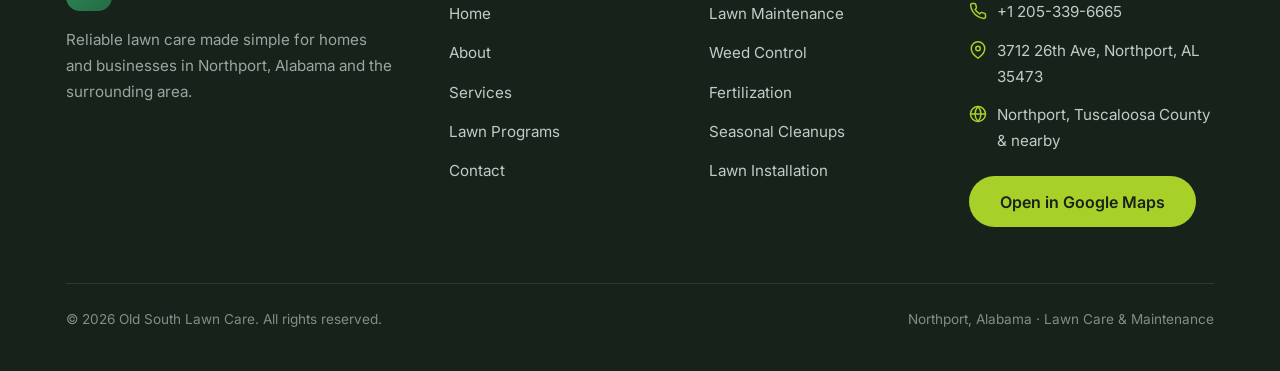
<file: about.html>
<!DOCTYPE html>
<html lang="en">
<head>
  <meta charset="UTF-8" />
  <meta name="viewport" content="width=device-width, initial-scale=1.0" />
  <title>About | Old South Lawn Care — Northport, Alabama</title>
  <meta name="description" content="Old South Lawn Care is a dependable local lawn care company serving homeowners and businesses in Northport, Alabama and Tuscaloosa County with honest, consistent service." />

  <link rel="preconnect" href="https://fonts.googleapis.com" />
  <link rel="preconnect" href="https://fonts.gstatic.com" crossorigin />
  <link href="https://fonts.googleapis.com/css2?family=Inter:wght@400;500;600;700&family=Poppins:wght@500;600;700;800&display=swap" rel="stylesheet" />

  <link rel="stylesheet" href="css/style.css" />
</head>
<body>

  <!-- ============================ HEADER ============================ -->
  <header class="site-header">
    <div class="container">
      <nav class="nav" aria-label="Main navigation">
        <a href="index.html" class="nav__logo" aria-label="Old South Lawn Care home">
          <span class="nav__logo-mark" aria-hidden="true"><svg viewBox="0 0 24 24" fill="none" stroke="currentColor" stroke-width="2" stroke-linecap="round" stroke-linejoin="round"><path d="M11 20A7 7 0 0 1 9.8 6.1C15.5 5 17 4.48 19 2c1 2 2 4.18 2 8 0 5.5-4.78 10-10 10Z"/><path d="M2 21c0-3 1.85-5.36 5.08-6"/></svg></span>
          <span class="nav__logo-text">Old South Lawn Care<small>Northport, Alabama</small></span>
        </a>
        <button class="nav__toggle" aria-label="Toggle menu" aria-expanded="false" aria-controls="navMenu"><span></span><span></span><span></span></button>
        <div class="nav__menu" id="navMenu">
          <ul class="nav__links">
            <li><a href="index.html" class="nav__link">Home</a></li>
            <li><a href="about.html" class="nav__link">About</a></li>
            <li><a href="services.html" class="nav__link">Services</a></li>
            <li><a href="lawn-programs.html" class="nav__link">Lawn Programs</a></li>
            <li><a href="contact.html" class="nav__link">Contact</a></li>
          </ul>
          <div class="nav__actions">
            <a href="tel:+12053396665" class="nav__phone"><svg viewBox="0 0 24 24" fill="none" stroke="currentColor" stroke-width="2" stroke-linecap="round" stroke-linejoin="round" aria-hidden="true"><path d="M22 16.92v3a2 2 0 0 1-2.18 2 19.79 19.79 0 0 1-8.63-3.07 19.5 19.5 0 0 1-6-6 19.79 19.79 0 0 1-3.07-8.67A2 2 0 0 1 4.11 2h3a2 2 0 0 1 2 1.72c.13.96.36 1.9.7 2.81a2 2 0 0 1-.45 2.11L8.09 9.91a16 16 0 0 0 6 6l1.27-1.27a2 2 0 0 1 2.11-.45c.91.34 1.85.57 2.81.7A2 2 0 0 1 22 16.92Z"/></svg>205-339-6665</a>
            <a href="contact.html" class="btn btn--primary">Request Lawn Care</a>
          </div>
        </div>
      </nav>
    </div>
  </header>

  <main>
    <!-- ============================ PAGE HERO ============================ -->
    <section class="page-hero">
      <div class="container">
        <p class="page-hero__crumb"><a href="index.html">Home</a> &nbsp;/&nbsp; About</p>
        <span class="eyebrow eyebrow--solid">About Us</span>
        <h1>Local Lawn Care You Can Count On</h1>
        <p>A modern, dependable lawn care company built on consistent service, honest communication, and real pride in clean, healthy yards.</p>
      </div>
      <div class="page-hero__wave" aria-hidden="true">
        <svg viewBox="0 0 1440 70" preserveAspectRatio="none"><path fill="#ffffff" d="M0,40 C360,75 720,5 1080,30 C1260,42 1380,55 1440,50 L1440,70 L0,70 Z"></path></svg>
      </div>
    </section>

    <!-- ============================ OVERVIEW ============================ -->
    <section class="section section--white">
      <div class="container">
        <div class="feature">
          <div class="reveal">
            <span class="eyebrow">Who We Are</span>
            <h2>Dependable Lawn Care, Right at Home</h2>
            <p class="lead">Old South Lawn Care serves homeowners and businesses throughout Northport, Alabama with practical, dependable lawn maintenance and property care.</p>
            <p>Our focus is simple: keep your grass healthy, your edges clean, and your property looking its best, week after week. From routine mowing and trimming to weed control, fertilization support, and seasonal cleanups, we handle the regular work so you don't have to think about it.</p>
            <p>We're not a giant franchise or a luxury landscape design firm — we're the dependable local crew you call when you want your lawn handled properly, consistently, and without the stress.</p>
            <div class="chip-row" style="margin-top: var(--sp-3);">
              <span class="chip chip--mint"><svg viewBox="0 0 24 24" fill="none" stroke="currentColor" stroke-width="2.5" stroke-linecap="round" stroke-linejoin="round"><path d="M20 6 9 17l-5-5"/></svg> Locally Operated</span>
              <span class="chip chip--mint"><svg viewBox="0 0 24 24" fill="none" stroke="currentColor" stroke-width="2.5" stroke-linecap="round" stroke-linejoin="round"><path d="M20 6 9 17l-5-5"/></svg> Residential &amp; Commercial</span>
              <span class="chip chip--mint"><svg viewBox="0 0 24 24" fill="none" stroke="currentColor" stroke-width="2.5" stroke-linecap="round" stroke-linejoin="round"><path d="M20 6 9 17l-5-5"/></svg> Recurring Service</span>
            </div>
          </div>
          <div class="feature__media reveal" style="background-image:linear-gradient(160deg,rgba(28,84,53,.14),rgba(28,84,53,.42)),url('https://images.unsplash.com/photo-1628340981113-fe1949fe5cc0?w=1200&q=70&auto=format&fit=crop');background-size:cover;background-position:center">
            <span class="feature__media-tag">Clean, well-kept Northport lawns</span>
          </div>
        </div>
      </div>
    </section>

    <!-- ============================ MISSION CTA ============================ -->
    <section class="section section--white" style="padding-top: 0;">
      <div class="container">
        <div class="cta-block reveal">
          <span class="eyebrow eyebrow--solid">Our Mission</span>
          <h2 style="max-width: 880px; margin-left:auto; margin-right:auto; font-size: clamp(1.6rem, 3vw, 2.4rem);">"To help local homeowners and businesses keep their outdoor spaces clean, healthy, and welcoming through reliable lawn care and honest service."</h2>
        </div>
      </div>
    </section>

    <!-- ============================ VALUES ============================ -->
    <section class="section section--gray">
      <div class="container">
        <div class="section-head reveal">
          <span class="eyebrow">What We Stand For</span>
          <h2>The Values Behind Every Visit</h2>
          <p>Simple principles that guide how we treat your lawn — and your trust.</p>
        </div>
        <div class="why-grid">
          <article class="why-card reveal">
            <span class="why-card__icon"><svg viewBox="0 0 24 24" fill="none" stroke="currentColor" stroke-width="2" stroke-linecap="round" stroke-linejoin="round"><path d="M12 22s8-4 8-10V5l-8-3-8 3v7c0 6 8 10 8 10Z"/></svg></span>
            <h3>Dependability</h3>
            <p>We show up, stay on schedule, and keep your lawn on a routine you can rely on.</p>
          </article>
          <article class="why-card reveal" data-delay="60">
            <span class="why-card__icon"><svg viewBox="0 0 24 24" fill="none" stroke="currentColor" stroke-width="2" stroke-linecap="round" stroke-linejoin="round"><path d="m9 11 3 3L22 4"/><path d="M21 12v7a2 2 0 0 1-2 2H5a2 2 0 0 1-2-2V5a2 2 0 0 1 2-2h11"/></svg></span>
            <h3>Clean Work</h3>
            <p>Crisp edges, cleared walkways, and a tidy finish — every property, every visit.</p>
          </article>
          <article class="why-card reveal" data-delay="120">
            <span class="why-card__icon"><svg viewBox="0 0 24 24" fill="none" stroke="currentColor" stroke-width="2" stroke-linecap="round" stroke-linejoin="round"><path d="M21 10c0 7-9 13-9 13s-9-6-9-13a9 9 0 0 1 18 0Z"/><circle cx="12" cy="10" r="3"/></svg></span>
            <h3>Local Care</h3>
            <p>We're part of this community and treat your yard like it's next door to ours.</p>
          </article>
          <article class="why-card reveal">
            <span class="why-card__icon"><svg viewBox="0 0 24 24" fill="none" stroke="currentColor" stroke-width="2" stroke-linecap="round" stroke-linejoin="round"><path d="M7.9 20A9 9 0 1 0 4 16.1L2 22Z"/></svg></span>
            <h3>Honest Communication</h3>
            <p>Clear expectations, fair recommendations, and straightforward answers.</p>
          </article>
          <article class="why-card reveal" data-delay="60">
            <span class="why-card__icon"><svg viewBox="0 0 24 24" fill="none" stroke="currentColor" stroke-width="2" stroke-linecap="round" stroke-linejoin="round"><path d="M3 3v18h18"/><path d="m19 9-5 5-4-4-3 3"/></svg></span>
            <h3>Consistent Results</h3>
            <p>Steady, repeatable care that keeps your lawn looking great all season long.</p>
          </article>
          <article class="why-card reveal" data-delay="120">
            <span class="why-card__icon"><svg viewBox="0 0 24 24" fill="none" stroke="currentColor" stroke-width="2" stroke-linecap="round" stroke-linejoin="round"><path d="M14 9a2 2 0 0 1-2 2H6l-4 4V4a2 2 0 0 1 2-2h8a2 2 0 0 1 2 2Z"/><path d="M18 9h2a2 2 0 0 1 2 2v11l-4-4h-6a2 2 0 0 1-2-2v-1"/></svg></span>
            <h3>Friendly Service</h3>
            <p>A down-to-earth crew that's easy to reach and easy to work with.</p>
          </article>
        </div>
      </div>
    </section>

    <!-- ============================ NEIGHBORHOOD SECTION ============================ -->
    <section class="section section--white">
      <div class="container">
        <div class="feature feature--reverse">
          <div class="feature__media reveal" style="background-image:linear-gradient(160deg,rgba(28,84,53,.14),rgba(28,84,53,.42)),url('https://images.unsplash.com/photo-1601989874863-e67a5a734f56?w=1200&q=70&auto=format&fit=crop');background-size:cover;background-position:center">
            <span class="feature__media-tag">We know Alabama lawns</span>
          </div>
          <div class="reveal">
            <span class="eyebrow">Built for Alabama</span>
            <h2>We Understand Local Lawns &amp; Seasons</h2>
            <p class="lead">Alabama lawns have their own rhythm — fast warm-season growth, hard-pushing weeds, sudden storms, and heavy fall leaves.</p>
            <p>Because we work in this area every week, we understand seasonal growth, summer heat, heavy rain, and the steady maintenance local properties need to stay clean and healthy. That local knowledge is exactly why so many homeowners and businesses keep us on a recurring schedule.</p>
            <ul class="check-list">
              <li><span class="check-list__icon"><svg viewBox="0 0 24 24" fill="none" stroke="currentColor" stroke-width="2.5" stroke-linecap="round" stroke-linejoin="round"><path d="M20 6 9 17l-5-5"/></svg></span><div><strong>Seasonal growth</strong><span>Schedules that match how fast your grass grows.</span></div></li>
              <li><span class="check-list__icon"><svg viewBox="0 0 24 24" fill="none" stroke="currentColor" stroke-width="2.5" stroke-linecap="round" stroke-linejoin="round"><path d="M20 6 9 17l-5-5"/></svg></span><div><strong>Heat &amp; rain</strong><span>Care that holds up through hot summers and wet spells.</span></div></li>
              <li><span class="check-list__icon"><svg viewBox="0 0 24 24" fill="none" stroke="currentColor" stroke-width="2.5" stroke-linecap="round" stroke-linejoin="round"><path d="M20 6 9 17l-5-5"/></svg></span><div><strong>Weeds &amp; debris</strong><span>Ongoing weed control and cleanups for clean turf.</span></div></li>
            </ul>
          </div>
        </div>
      </div>
    </section>

    <!-- ============================ SERVICE AREA ============================ -->
    <section class="section section--mint">
      <div class="container">
        <div class="section-head reveal">
          <span class="eyebrow">Where We Work</span>
          <h2>Serving Northport &amp; Beyond</h2>
          <p>Lawn care across Northport, Tuscaloosa County, and nearby Alabama communities.</p>
        </div>
        <div class="text-center reveal">
          <div class="chip-row" style="justify-content: center;">
            <span class="chip"><svg viewBox="0 0 24 24" fill="none" stroke="currentColor" stroke-width="2" stroke-linecap="round" stroke-linejoin="round"><path d="M21 10c0 7-9 13-9 13s-9-6-9-13a9 9 0 0 1 18 0Z"/><circle cx="12" cy="10" r="3"/></svg> Northport</span>
            <span class="chip"><svg viewBox="0 0 24 24" fill="none" stroke="currentColor" stroke-width="2" stroke-linecap="round" stroke-linejoin="round"><path d="M21 10c0 7-9 13-9 13s-9-6-9-13a9 9 0 0 1 18 0Z"/><circle cx="12" cy="10" r="3"/></svg> Tuscaloosa</span>
            <span class="chip"><svg viewBox="0 0 24 24" fill="none" stroke="currentColor" stroke-width="2" stroke-linecap="round" stroke-linejoin="round"><path d="M21 10c0 7-9 13-9 13s-9-6-9-13a9 9 0 0 1 18 0Z"/><circle cx="12" cy="10" r="3"/></svg> Tuscaloosa County</span>
            <span class="chip"><svg viewBox="0 0 24 24" fill="none" stroke="currentColor" stroke-width="2" stroke-linecap="round" stroke-linejoin="round"><path d="M21 10c0 7-9 13-9 13s-9-6-9-13a9 9 0 0 1 18 0Z"/><circle cx="12" cy="10" r="3"/></svg> Cottondale</span>
            <span class="chip"><svg viewBox="0 0 24 24" fill="none" stroke="currentColor" stroke-width="2" stroke-linecap="round" stroke-linejoin="round"><path d="M21 10c0 7-9 13-9 13s-9-6-9-13a9 9 0 0 1 18 0Z"/><circle cx="12" cy="10" r="3"/></svg> Coker</span>
            <span class="chip"><svg viewBox="0 0 24 24" fill="none" stroke="currentColor" stroke-width="2" stroke-linecap="round" stroke-linejoin="round"><path d="M21 10c0 7-9 13-9 13s-9-6-9-13a9 9 0 0 1 18 0Z"/><circle cx="12" cy="10" r="3"/></svg> Samantha</span>
          </div>
        </div>
      </div>
    </section>

    <!-- ============================ CTA ============================ -->
    <section class="section section--white">
      <div class="container">
        <div class="cta-block reveal">
          <h2>Let's Keep Your Lawn Looking Its Best</h2>
          <p>Reach out for a free estimate and friendly local service you can depend on all season.</p>
          <div class="cta-block__actions">
            <a href="contact.html" class="btn btn--lime btn--lg">Request a Free Estimate</a>
            <a href="tel:+12053396665" class="btn btn--ghost-light btn--lg">Call +1 205-339-6665</a>
          </div>
        </div>
      </div>
    </section>
  </main>

  <!-- ============================ FOOTER ============================ -->
  <footer class="site-footer">
    <div class="container">
      <div class="footer-grid">
        <div class="footer-col">
          <div class="footer-brand"><span class="footer-brand__mark" aria-hidden="true"><svg viewBox="0 0 24 24" fill="none" stroke="currentColor" stroke-width="2" stroke-linecap="round" stroke-linejoin="round"><path d="M11 20A7 7 0 0 1 9.8 6.1C15.5 5 17 4.48 19 2c1 2 2 4.18 2 8 0 5.5-4.78 10-10 10Z"/><path d="M2 21c0-3 1.85-5.36 5.08-6"/></svg></span><span>Old South Lawn Care</span></div>
          <p>Reliable lawn care made simple for homes and businesses in Northport, Alabama and the surrounding area.</p>
        </div>
        <div class="footer-col">
          <h4>Explore</h4>
          <ul class="footer-links">
            <li><a href="index.html">Home</a></li>
            <li><a href="about.html">About</a></li>
            <li><a href="services.html">Services</a></li>
            <li><a href="lawn-programs.html">Lawn Programs</a></li>
            <li><a href="contact.html">Contact</a></li>
          </ul>
        </div>
        <div class="footer-col">
          <h4>Services</h4>
          <ul class="footer-links">
            <li><a href="services.html">Lawn Maintenance</a></li>
            <li><a href="services.html">Weed Control</a></li>
            <li><a href="services.html">Fertilization</a></li>
            <li><a href="services.html">Seasonal Cleanups</a></li>
            <li><a href="services.html">Lawn Installation</a></li>
          </ul>
        </div>
        <div class="footer-col">
          <h4>Get In Touch</h4>
          <ul class="footer-contact">
            <li><svg viewBox="0 0 24 24" fill="none" stroke="currentColor" stroke-width="2" stroke-linecap="round" stroke-linejoin="round"><path d="M22 16.92v3a2 2 0 0 1-2.18 2 19.79 19.79 0 0 1-8.63-3.07 19.5 19.5 0 0 1-6-6 19.79 19.79 0 0 1-3.07-8.67A2 2 0 0 1 4.11 2h3a2 2 0 0 1 2 1.72c.13.96.36 1.9.7 2.81a2 2 0 0 1-.45 2.11L8.09 9.91a16 16 0 0 0 6 6l1.27-1.27a2 2 0 0 1 2.11-.45c.91.34 1.85.57 2.81.7A2 2 0 0 1 22 16.92Z"/></svg><a href="tel:+12053396665">+1 205-339-6665</a></li>
            <li><svg viewBox="0 0 24 24" fill="none" stroke="currentColor" stroke-width="2" stroke-linecap="round" stroke-linejoin="round"><path d="M21 10c0 7-9 13-9 13s-9-6-9-13a9 9 0 0 1 18 0Z"/><circle cx="12" cy="10" r="3"/></svg><span>3712 26th Ave, Northport, AL 35473</span></li>
            <li><svg viewBox="0 0 24 24" fill="none" stroke="currentColor" stroke-width="2" stroke-linecap="round" stroke-linejoin="round"><circle cx="12" cy="12" r="10"/><path d="M2 12h20"/><path d="M12 2a15.3 15.3 0 0 1 4 10 15.3 15.3 0 0 1-4 10 15.3 15.3 0 0 1-4-10 15.3 15.3 0 0 1 4-10Z"/></svg><span>Northport, Tuscaloosa County &amp; nearby</span></li>
          </ul>
          <a href="https://maps.app.goo.gl/gr2Q9Q6VYGNCcmok7" target="_blank" rel="noopener" class="btn btn--lime" style="margin-top: 0.6rem;">Open in Google Maps</a>
        </div>
      </div>
      <div class="footer-bottom">
        <p>&copy; <span id="currentYear">2026</span> Old South Lawn Care. All rights reserved.</p>
        <p>Northport, Alabama &middot; Lawn Care &amp; Maintenance</p>
      </div>
    </div>
  </footer>

  <button class="back-to-top" aria-label="Back to top"><svg viewBox="0 0 24 24" fill="none" stroke="currentColor" stroke-width="2" stroke-linecap="round" stroke-linejoin="round"><path d="m18 15-6-6-6 6"/></svg></button>

  <script src="js/main.js"></script>

  <!-- aurora-cta : agency upsell button -->
  <a class="aurora-cta" href="https://auroraadv.co/?tab=wizard" target="_blank" rel="noopener" aria-label="Get this website for only $999 — built by Aurora">
    <span class="aurora-cta__top">Get this website<br>for only</span>
    <span class="aurora-cta__price">$999</span>
  </a>
  <style>
  .aurora-cta{position:fixed;left:18px;bottom:18px;z-index:58;width:130px;height:130px;border-radius:50%;display:flex;flex-direction:column;align-items:center;justify-content:center;text-align:center;gap:3px;padding:8px;background:radial-gradient(circle at 32% 26%,#2f9a61,#1c5435);color:#fff;text-decoration:none;border:3px solid #f5f0e6;box-shadow:0 14px 32px -10px rgba(15,23,42,.55);font-family:system-ui,-apple-system,"Segoe UI",Roboto,sans-serif;line-height:1.08;transition:transform .2s ease,box-shadow .2s ease;}
  .aurora-cta:hover{transform:translateY(-3px) scale(1.05);box-shadow:0 20px 40px -10px rgba(15,23,42,.6);}
  .aurora-cta:focus-visible{outline:3px solid #f5f0e6;outline-offset:3px;}
  .aurora-cta__top{font-size:10px;font-weight:700;letter-spacing:.03em;text-transform:uppercase;color:#d8efe1;}
  .aurora-cta__price{font-size:31px;font-weight:800;color:#ffffff;letter-spacing:-.01em;}
  @media (max-width:760px){.aurora-cta{width:106px;height:106px;left:12px;bottom:68px;border-width:2px;}.aurora-cta__top{font-size:8.5px;}.aurora-cta__price{font-size:25px;}}
  @media (prefers-reduced-motion:reduce){.aurora-cta{transition:none;}}
  </style>
</body>
</html>
</file>
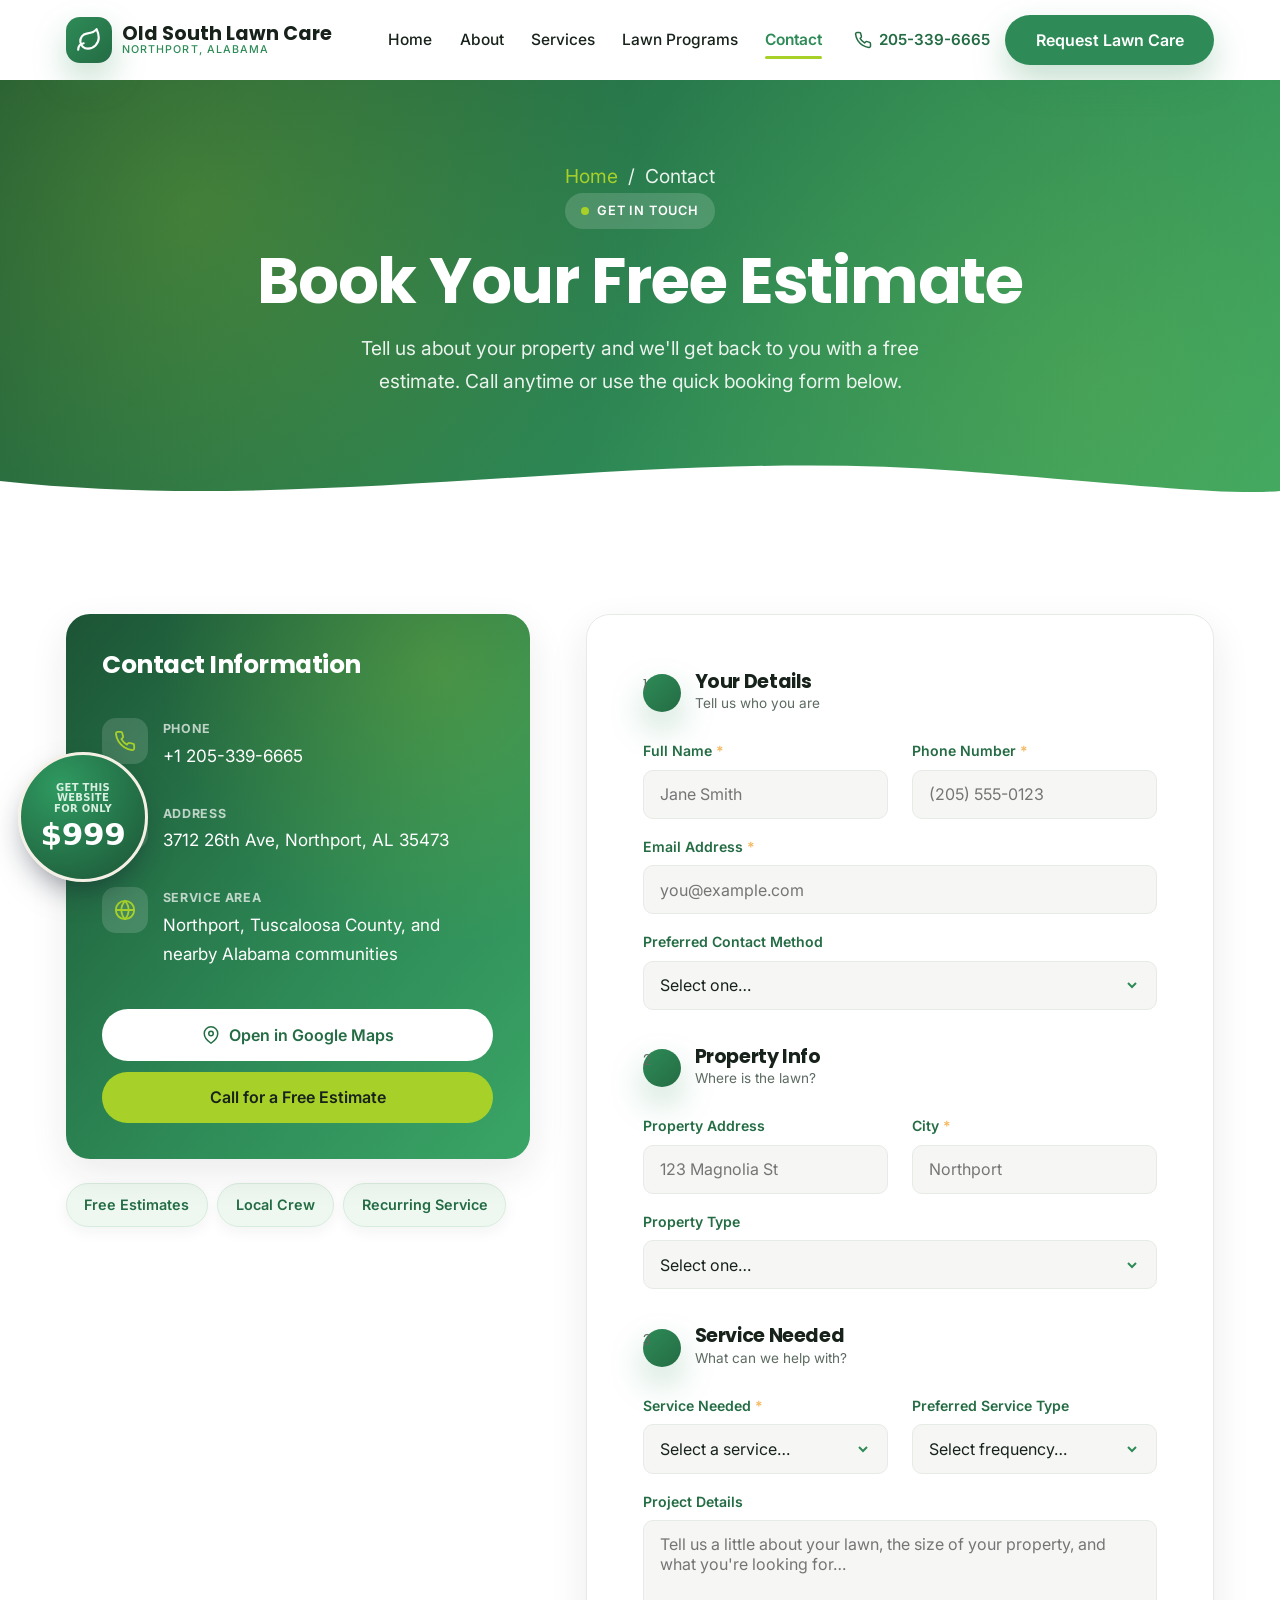
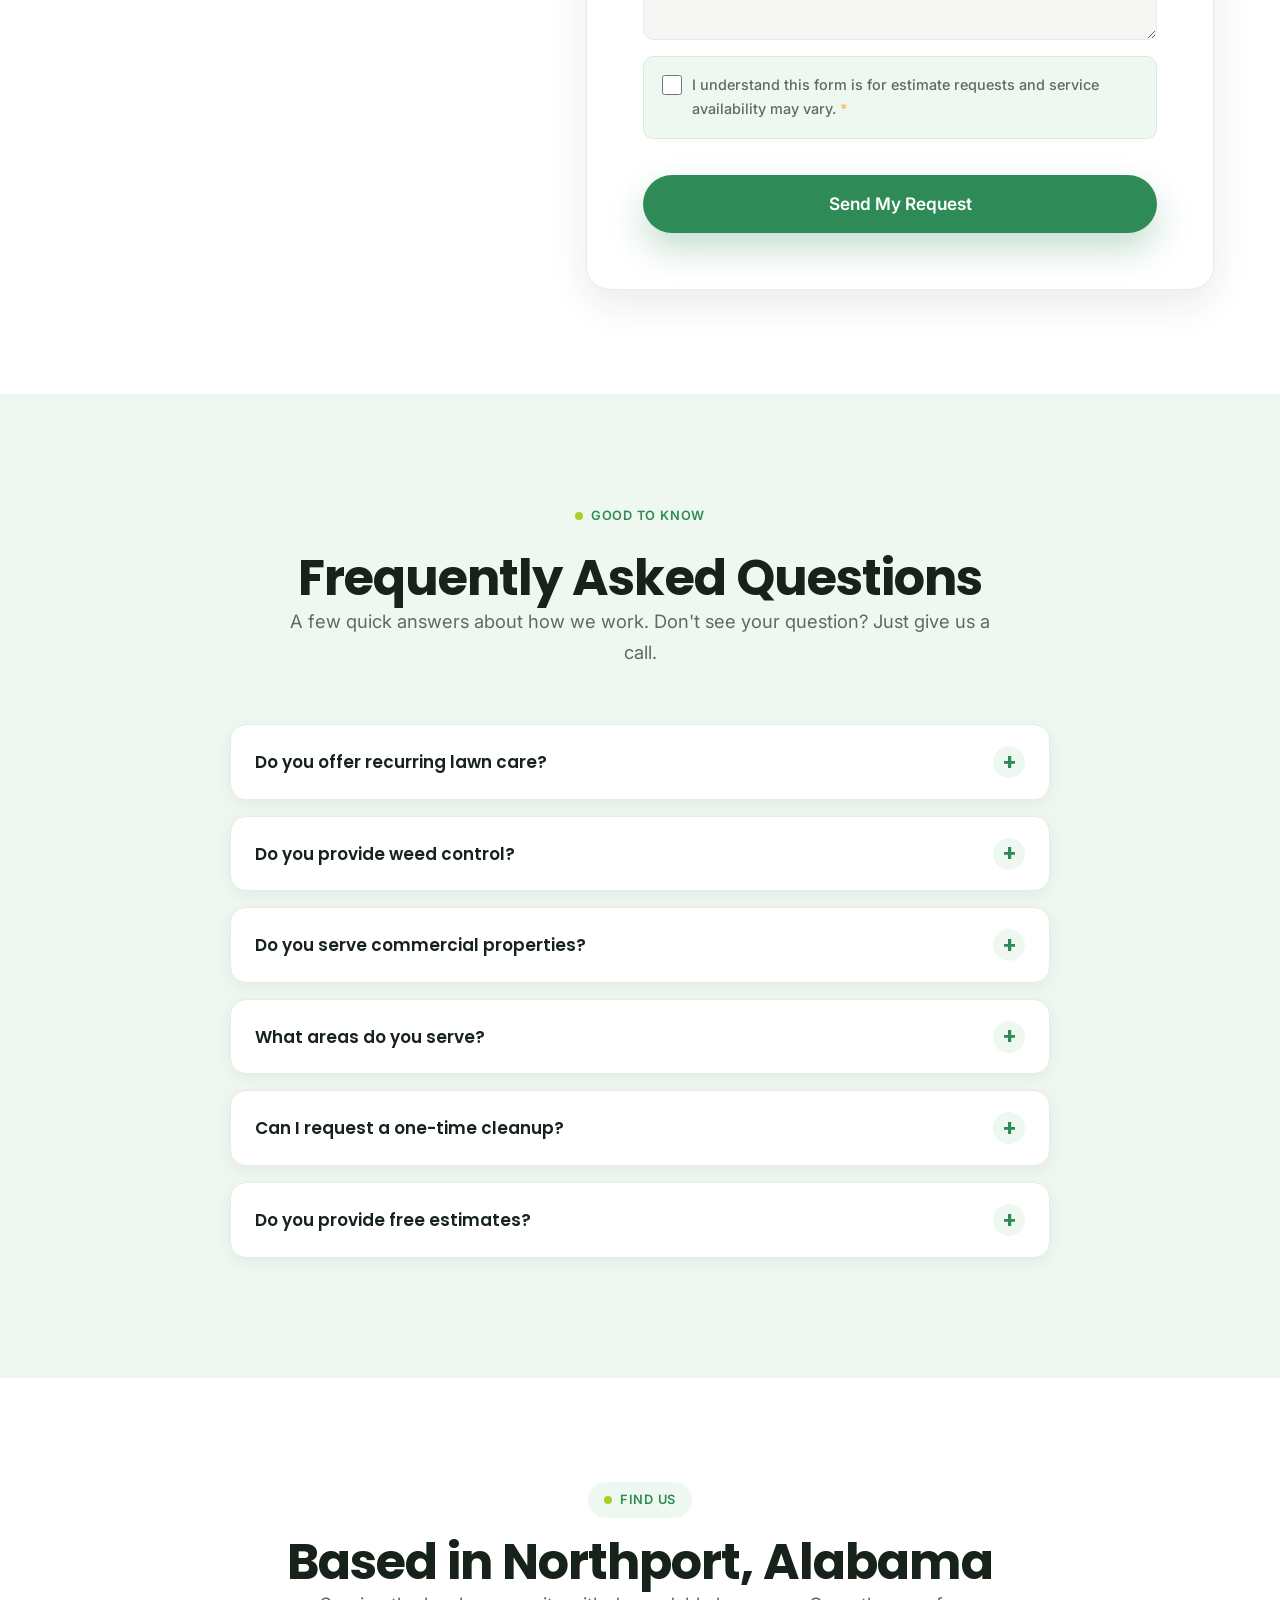
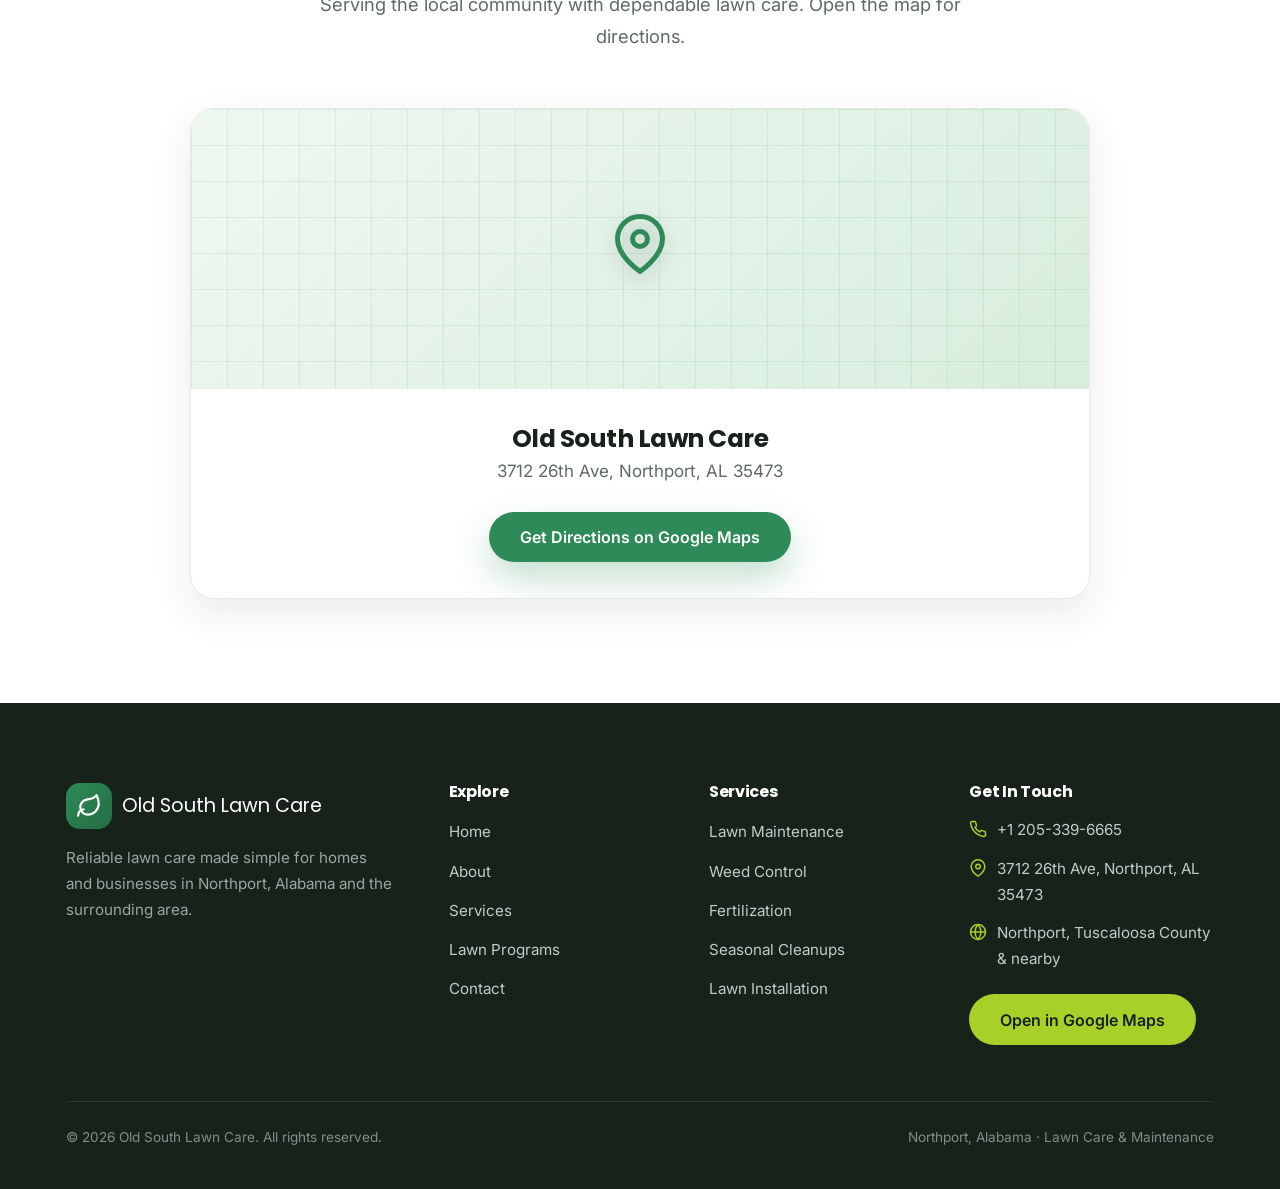
<file: contact.html>
<!DOCTYPE html>
<html lang="en">
<head>
  <meta charset="UTF-8" />
  <meta name="viewport" content="width=device-width, initial-scale=1.0" />
  <title>Contact &amp; Free Estimate | Old South Lawn Care — Northport, AL</title>
  <meta name="description" content="Book lawn care service with Old South Lawn Care in Northport, AL. Call +1 205-339-6665 or use our quick booking form for mowing, weed control, fertilization, cleanups, and more." />

  <link rel="preconnect" href="https://fonts.googleapis.com" />
  <link rel="preconnect" href="https://fonts.gstatic.com" crossorigin />
  <link href="https://fonts.googleapis.com/css2?family=Inter:wght@400;500;600;700&family=Poppins:wght@500;600;700;800&display=swap" rel="stylesheet" />

  <link rel="stylesheet" href="css/style.css" />
</head>
<body>

  <!-- ============================ HEADER ============================ -->
  <header class="site-header">
    <div class="container">
      <nav class="nav" aria-label="Main navigation">
        <a href="index.html" class="nav__logo" aria-label="Old South Lawn Care home">
          <span class="nav__logo-mark" aria-hidden="true"><svg viewBox="0 0 24 24" fill="none" stroke="currentColor" stroke-width="2" stroke-linecap="round" stroke-linejoin="round"><path d="M11 20A7 7 0 0 1 9.8 6.1C15.5 5 17 4.48 19 2c1 2 2 4.18 2 8 0 5.5-4.78 10-10 10Z"/><path d="M2 21c0-3 1.85-5.36 5.08-6"/></svg></span>
          <span class="nav__logo-text">Old South Lawn Care<small>Northport, Alabama</small></span>
        </a>
        <button class="nav__toggle" aria-label="Toggle menu" aria-expanded="false" aria-controls="navMenu"><span></span><span></span><span></span></button>
        <div class="nav__menu" id="navMenu">
          <ul class="nav__links">
            <li><a href="index.html" class="nav__link">Home</a></li>
            <li><a href="about.html" class="nav__link">About</a></li>
            <li><a href="services.html" class="nav__link">Services</a></li>
            <li><a href="lawn-programs.html" class="nav__link">Lawn Programs</a></li>
            <li><a href="contact.html" class="nav__link">Contact</a></li>
          </ul>
          <div class="nav__actions">
            <a href="tel:+12053396665" class="nav__phone"><svg viewBox="0 0 24 24" fill="none" stroke="currentColor" stroke-width="2" stroke-linecap="round" stroke-linejoin="round" aria-hidden="true"><path d="M22 16.92v3a2 2 0 0 1-2.18 2 19.79 19.79 0 0 1-8.63-3.07 19.5 19.5 0 0 1-6-6 19.79 19.79 0 0 1-3.07-8.67A2 2 0 0 1 4.11 2h3a2 2 0 0 1 2 1.72c.13.96.36 1.9.7 2.81a2 2 0 0 1-.45 2.11L8.09 9.91a16 16 0 0 0 6 6l1.27-1.27a2 2 0 0 1 2.11-.45c.91.34 1.85.57 2.81.7A2 2 0 0 1 22 16.92Z"/></svg>205-339-6665</a>
            <a href="contact.html" class="btn btn--primary">Request Lawn Care</a>
          </div>
        </div>
      </nav>
    </div>
  </header>

  <main>
    <!-- ============================ PAGE HERO ============================ -->
    <section class="page-hero">
      <div class="container">
        <p class="page-hero__crumb"><a href="index.html">Home</a> &nbsp;/&nbsp; Contact</p>
        <span class="eyebrow eyebrow--solid">Get In Touch</span>
        <h1>Book Your Free Estimate</h1>
        <p>Tell us about your property and we'll get back to you with a free estimate. Call anytime or use the quick booking form below.</p>
      </div>
      <div class="page-hero__wave" aria-hidden="true">
        <svg viewBox="0 0 1440 70" preserveAspectRatio="none"><path fill="#ffffff" d="M0,40 C360,75 720,5 1080,30 C1260,42 1380,55 1440,50 L1440,70 L0,70 Z"></path></svg>
      </div>
    </section>

    <!-- ============================ CONTACT GRID ============================ -->
    <section class="section section--white">
      <div class="container">
        <div class="contact-grid">

          <!-- Left: contact info -->
          <aside class="contact-aside reveal">
            <div class="info-card">
              <h3>Contact Information</h3>
              <div class="info-row">
                <span class="info-row__icon"><svg viewBox="0 0 24 24" fill="none" stroke="currentColor" stroke-width="2" stroke-linecap="round" stroke-linejoin="round"><path d="M22 16.92v3a2 2 0 0 1-2.18 2 19.79 19.79 0 0 1-8.63-3.07 19.5 19.5 0 0 1-6-6 19.79 19.79 0 0 1-3.07-8.67A2 2 0 0 1 4.11 2h3a2 2 0 0 1 2 1.72c.13.96.36 1.9.7 2.81a2 2 0 0 1-.45 2.11L8.09 9.91a16 16 0 0 0 6 6l1.27-1.27a2 2 0 0 1 2.11-.45c.91.34 1.85.57 2.81.7A2 2 0 0 1 22 16.92Z"/></svg></span>
                <div><strong>Phone</strong><a href="tel:+12053396665">+1 205-339-6665</a></div>
              </div>
              <div class="info-row">
                <span class="info-row__icon"><svg viewBox="0 0 24 24" fill="none" stroke="currentColor" stroke-width="2" stroke-linecap="round" stroke-linejoin="round"><path d="M21 10c0 7-9 13-9 13s-9-6-9-13a9 9 0 0 1 18 0Z"/><circle cx="12" cy="10" r="3"/></svg></span>
                <div><strong>Address</strong><p>3712 26th Ave, Northport, AL 35473</p></div>
              </div>
              <div class="info-row">
                <span class="info-row__icon"><svg viewBox="0 0 24 24" fill="none" stroke="currentColor" stroke-width="2" stroke-linecap="round" stroke-linejoin="round"><circle cx="12" cy="12" r="10"/><path d="M2 12h20"/><path d="M12 2a15.3 15.3 0 0 1 4 10 15.3 15.3 0 0 1-4 10 15.3 15.3 0 0 1-4-10 15.3 15.3 0 0 1 4-10Z"/></svg></span>
                <div><strong>Service Area</strong><p>Northport, Tuscaloosa County, and nearby Alabama communities</p></div>
              </div>
              <a href="https://maps.app.goo.gl/gr2Q9Q6VYGNCcmok7" target="_blank" rel="noopener" class="btn btn--white btn--block">
                <svg viewBox="0 0 24 24" width="18" height="18" fill="none" stroke="currentColor" stroke-width="2" stroke-linecap="round" stroke-linejoin="round" aria-hidden="true"><path d="M21 10c0 7-9 13-9 13s-9-6-9-13a9 9 0 0 1 18 0Z"/><circle cx="12" cy="10" r="3"/></svg>
                Open in Google Maps
              </a>
              <a href="tel:+12053396665" class="btn btn--lime btn--block" style="margin-top: 0.7rem;">Call for a Free Estimate</a>
            </div>

            <div class="chip-row" style="margin-top: var(--sp-3);">
              <span class="chip chip--mint">Free Estimates</span>
              <span class="chip chip--mint">Local Crew</span>
              <span class="chip chip--mint">Recurring Service</span>
            </div>
          </aside>

          <!-- Right: booking form -->
          <div class="reveal">
            <div class="booking-card">
              <!-- Success message -->
              <div class="form-success" id="formSuccess" role="status" aria-live="polite">
                <span class="form-success__icon"><svg viewBox="0 0 24 24" fill="none" stroke="currentColor" stroke-width="2" stroke-linecap="round" stroke-linejoin="round"><path d="M22 11.08V12a10 10 0 1 1-5.93-9.14"/><path d="m9 11 3 3L22 4"/></svg></span>
                <h3>Thank You — Request Received!</h3>
                <p>Thanks for reaching out to Old South Lawn Care. We'll review your request and get back to you soon about your free estimate. For anything urgent, call <a href="tel:+12053396665">+1 205-339-6665</a>.</p>
                <button type="button" class="btn btn--outline" id="sendAnother">Send Another Request</button>
              </div>

              <!-- Booking form (validated in JS, no data sent) -->
              <form id="quoteForm" novalidate>

                <!-- Step 1: Your Details -->
                <div class="form-step">
                  <div class="form-step__head">
                    <span class="form-step__num">1</span>
                    <div><h3>Your Details</h3><span>Tell us who you are</span></div>
                  </div>
                  <div class="form-grid">
                    <div class="field-group">
                      <label for="fullName">Full Name <span class="req">*</span></label>
                      <input type="text" id="fullName" name="fullName" class="field-control" placeholder="Jane Smith" required />
                      <span class="error-text">Please enter your name.</span>
                    </div>
                    <div class="field-group">
                      <label for="phone">Phone Number <span class="req">*</span></label>
                      <input type="tel" id="phone" name="phone" class="field-control" placeholder="(205) 555-0123" data-type="phone" required />
                      <span class="error-text">Please enter a valid phone number.</span>
                    </div>
                    <div class="field-group field-group--full">
                      <label for="email">Email Address <span class="req">*</span></label>
                      <input type="email" id="email" name="email" class="field-control" placeholder="you@example.com" required />
                      <span class="error-text">Please enter a valid email address.</span>
                    </div>
                    <div class="field-group field-group--full">
                      <label for="contactMethod">Preferred Contact Method</label>
                      <select id="contactMethod" name="contactMethod" class="field-control">
                        <option value="">Select one…</option>
                        <option>Phone</option>
                        <option>Email</option>
                        <option>Text</option>
                      </select>
                    </div>
                  </div>
                </div>

                <!-- Step 2: Property Info -->
                <div class="form-step">
                  <div class="form-step__head">
                    <span class="form-step__num">2</span>
                    <div><h3>Property Info</h3><span>Where is the lawn?</span></div>
                  </div>
                  <div class="form-grid">
                    <div class="field-group">
                      <label for="propertyAddress">Property Address</label>
                      <input type="text" id="propertyAddress" name="propertyAddress" class="field-control" placeholder="123 Magnolia St" />
                    </div>
                    <div class="field-group">
                      <label for="city">City <span class="req">*</span></label>
                      <input type="text" id="city" name="city" class="field-control" placeholder="Northport" required />
                      <span class="error-text">Please enter your city.</span>
                    </div>
                    <div class="field-group field-group--full">
                      <label for="propertyType">Property Type</label>
                      <select id="propertyType" name="propertyType" class="field-control">
                        <option value="">Select one…</option>
                        <option>Residential</option>
                        <option>Commercial</option>
                        <option>Rental Property</option>
                        <option>Other</option>
                      </select>
                    </div>
                  </div>
                </div>

                <!-- Step 3: Service Needed -->
                <div class="form-step">
                  <div class="form-step__head">
                    <span class="form-step__num">3</span>
                    <div><h3>Service Needed</h3><span>What can we help with?</span></div>
                  </div>
                  <div class="form-grid">
                    <div class="field-group">
                      <label for="serviceNeeded">Service Needed <span class="req">*</span></label>
                      <select id="serviceNeeded" name="serviceNeeded" class="field-control" required>
                        <option value="">Select a service…</option>
                        <option>Lawn Maintenance</option>
                        <option>Weed Control</option>
                        <option>Fertilization</option>
                        <option>Grass Cutting</option>
                        <option>Lawn Installation</option>
                        <option>Leaf Removal</option>
                        <option>Seasonal Cleanup</option>
                        <option>Commercial Maintenance</option>
                        <option>Not Sure</option>
                      </select>
                      <span class="error-text">Please choose a service.</span>
                    </div>
                    <div class="field-group">
                      <label for="serviceType">Preferred Service Type</label>
                      <select id="serviceType" name="serviceType" class="field-control">
                        <option value="">Select frequency…</option>
                        <option>One-Time Service</option>
                        <option>Weekly</option>
                        <option>Biweekly</option>
                        <option>Monthly</option>
                        <option>Seasonal</option>
                      </select>
                    </div>
                    <div class="field-group field-group--full">
                      <label for="details">Project Details</label>
                      <textarea id="details" name="details" class="field-control" placeholder="Tell us a little about your lawn, the size of your property, and what you're looking for…"></textarea>
                    </div>
                    <div class="field-group field-group--full">
                      <div class="checkbox-row">
                        <input type="checkbox" id="acknowledge" name="acknowledge" required />
                        <label for="acknowledge">I understand this form is for estimate requests and service availability may vary. <span class="req">*</span></label>
                      </div>
                      <span class="error-text">Please check the box to continue.</span>
                    </div>
                  </div>
                </div>

                <button type="submit" class="btn btn--primary btn--lg btn--block">Send My Request</button>
              </form>
            </div>
          </div>

        </div>
      </div>
    </section>

    <!-- ============================ FAQ ============================ -->
    <section class="section section--mint">
      <div class="container">
        <div class="section-head reveal">
          <span class="eyebrow">Good To Know</span>
          <h2>Frequently Asked Questions</h2>
          <p>A few quick answers about how we work. Don't see your question? Just give us a call.</p>
        </div>

        <div class="faq-list">
          <div class="faq-item reveal">
            <button class="faq-question" aria-expanded="false">Do you offer recurring lawn care?<span class="faq-question__icon" aria-hidden="true">+</span></button>
            <div class="faq-answer"><div class="faq-answer__inner">Yes. Recurring care is what we do best. We offer weekly, biweekly, monthly, and seasonal schedules so your lawn stays consistently maintained without you having to think about it.</div></div>
          </div>
          <div class="faq-item reveal">
            <button class="faq-question" aria-expanded="false">Do you provide weed control?<span class="faq-question__icon" aria-hidden="true">+</span></button>
            <div class="faq-answer"><div class="faq-answer__inner">We do. Our weed control service helps reduce unwanted weeds and keep your grass areas cleaner and better looking. It pairs especially well with our fertilization and Healthy Lawn Support program.</div></div>
          </div>
          <div class="faq-item reveal">
            <button class="faq-question" aria-expanded="false">Do you serve commercial properties?<span class="faq-question__icon" aria-hidden="true">+</span></button>
            <div class="faq-answer"><div class="faq-answer__inner">Yes. We provide recurring lawn maintenance for small businesses, offices, and managed properties that need clean entrances, tidy walkways, and dependable curb appeal.</div></div>
          </div>
          <div class="faq-item reveal">
            <button class="faq-question" aria-expanded="false">What areas do you serve?<span class="faq-question__icon" aria-hidden="true">+</span></button>
            <div class="faq-answer"><div class="faq-answer__inner">We're based in Northport, Alabama and serve Northport, Tuscaloosa County, and nearby surrounding communities. If you're not sure whether we reach your neighborhood, just reach out and ask.</div></div>
          </div>
          <div class="faq-item reveal">
            <button class="faq-question" aria-expanded="false">Can I request a one-time cleanup?<span class="faq-question__icon" aria-hidden="true">+</span></button>
            <div class="faq-answer"><div class="faq-answer__inner">Absolutely. Many customers start with a single cleanup — like an overgrown yard, fall leaves, or post-storm debris — and some decide to continue with recurring service afterward. Either way is fine with us.</div></div>
          </div>
          <div class="faq-item reveal">
            <button class="faq-question" aria-expanded="false">Do you provide free estimates?<span class="faq-question__icon" aria-hidden="true">+</span></button>
            <div class="faq-answer"><div class="faq-answer__inner">Yes, estimates are free. Tell us about your property by phone or through our form, and we'll provide a clear, fair estimate based on your lawn and the services you need.</div></div>
          </div>
        </div>
      </div>
    </section>

    <!-- ============================ MAP ============================ -->
    <section class="section section--white">
      <div class="container">
        <div class="section-head reveal">
          <span class="eyebrow">Find Us</span>
          <h2>Based in Northport, Alabama</h2>
          <p>Serving the local community with dependable lawn care. Open the map for directions.</p>
        </div>
        <div class="map-card reveal">
          <div class="map-card__visual" aria-hidden="true">
            <span class="map-card__pin"><svg viewBox="0 0 24 24" fill="none" stroke="currentColor" stroke-width="2" stroke-linecap="round" stroke-linejoin="round"><path d="M21 10c0 7-9 13-9 13s-9-6-9-13a9 9 0 0 1 18 0Z"/><circle cx="12" cy="10" r="3"/></svg></span>
          </div>
          <div class="map-card__body">
            <h3>Old South Lawn Care</h3>
            <p>3712 26th Ave, Northport, AL 35473</p>
            <a href="https://maps.app.goo.gl/gr2Q9Q6VYGNCcmok7" target="_blank" rel="noopener" class="btn btn--primary" style="margin-top: 0.6rem;">Get Directions on Google Maps</a>
          </div>
        </div>
      </div>
    </section>
  </main>

  <!-- ============================ FOOTER ============================ -->
  <footer class="site-footer">
    <div class="container">
      <div class="footer-grid">
        <div class="footer-col">
          <div class="footer-brand"><span class="footer-brand__mark" aria-hidden="true"><svg viewBox="0 0 24 24" fill="none" stroke="currentColor" stroke-width="2" stroke-linecap="round" stroke-linejoin="round"><path d="M11 20A7 7 0 0 1 9.8 6.1C15.5 5 17 4.48 19 2c1 2 2 4.18 2 8 0 5.5-4.78 10-10 10Z"/><path d="M2 21c0-3 1.85-5.36 5.08-6"/></svg></span><span>Old South Lawn Care</span></div>
          <p>Reliable lawn care made simple for homes and businesses in Northport, Alabama and the surrounding area.</p>
        </div>
        <div class="footer-col">
          <h4>Explore</h4>
          <ul class="footer-links">
            <li><a href="index.html">Home</a></li>
            <li><a href="about.html">About</a></li>
            <li><a href="services.html">Services</a></li>
            <li><a href="lawn-programs.html">Lawn Programs</a></li>
            <li><a href="contact.html">Contact</a></li>
          </ul>
        </div>
        <div class="footer-col">
          <h4>Services</h4>
          <ul class="footer-links">
            <li><a href="services.html">Lawn Maintenance</a></li>
            <li><a href="services.html">Weed Control</a></li>
            <li><a href="services.html">Fertilization</a></li>
            <li><a href="services.html">Seasonal Cleanups</a></li>
            <li><a href="services.html">Lawn Installation</a></li>
          </ul>
        </div>
        <div class="footer-col">
          <h4>Get In Touch</h4>
          <ul class="footer-contact">
            <li><svg viewBox="0 0 24 24" fill="none" stroke="currentColor" stroke-width="2" stroke-linecap="round" stroke-linejoin="round"><path d="M22 16.92v3a2 2 0 0 1-2.18 2 19.79 19.79 0 0 1-8.63-3.07 19.5 19.5 0 0 1-6-6 19.79 19.79 0 0 1-3.07-8.67A2 2 0 0 1 4.11 2h3a2 2 0 0 1 2 1.72c.13.96.36 1.9.7 2.81a2 2 0 0 1-.45 2.11L8.09 9.91a16 16 0 0 0 6 6l1.27-1.27a2 2 0 0 1 2.11-.45c.91.34 1.85.57 2.81.7A2 2 0 0 1 22 16.92Z"/></svg><a href="tel:+12053396665">+1 205-339-6665</a></li>
            <li><svg viewBox="0 0 24 24" fill="none" stroke="currentColor" stroke-width="2" stroke-linecap="round" stroke-linejoin="round"><path d="M21 10c0 7-9 13-9 13s-9-6-9-13a9 9 0 0 1 18 0Z"/><circle cx="12" cy="10" r="3"/></svg><span>3712 26th Ave, Northport, AL 35473</span></li>
            <li><svg viewBox="0 0 24 24" fill="none" stroke="currentColor" stroke-width="2" stroke-linecap="round" stroke-linejoin="round"><circle cx="12" cy="12" r="10"/><path d="M2 12h20"/><path d="M12 2a15.3 15.3 0 0 1 4 10 15.3 15.3 0 0 1-4 10 15.3 15.3 0 0 1-4-10 15.3 15.3 0 0 1 4-10Z"/></svg><span>Northport, Tuscaloosa County &amp; nearby</span></li>
          </ul>
          <a href="https://maps.app.goo.gl/gr2Q9Q6VYGNCcmok7" target="_blank" rel="noopener" class="btn btn--lime" style="margin-top: 0.6rem;">Open in Google Maps</a>
        </div>
      </div>
      <div class="footer-bottom">
        <p>&copy; <span id="currentYear">2026</span> Old South Lawn Care. All rights reserved.</p>
        <p>Northport, Alabama &middot; Lawn Care &amp; Maintenance</p>
      </div>
    </div>
  </footer>

  <button class="back-to-top" aria-label="Back to top"><svg viewBox="0 0 24 24" fill="none" stroke="currentColor" stroke-width="2" stroke-linecap="round" stroke-linejoin="round"><path d="m18 15-6-6-6 6"/></svg></button>

  <script src="js/main.js"></script>

  <!-- aurora-cta : agency upsell button -->
  <a class="aurora-cta" href="https://auroraadv.co/?tab=wizard" target="_blank" rel="noopener" aria-label="Get this website for only $999 — built by Aurora">
    <span class="aurora-cta__top">Get this website<br>for only</span>
    <span class="aurora-cta__price">$999</span>
  </a>
  <style>
  .aurora-cta{position:fixed;left:18px;bottom:18px;z-index:58;width:130px;height:130px;border-radius:50%;display:flex;flex-direction:column;align-items:center;justify-content:center;text-align:center;gap:3px;padding:8px;background:radial-gradient(circle at 32% 26%,#2f9a61,#1c5435);color:#fff;text-decoration:none;border:3px solid #f5f0e6;box-shadow:0 14px 32px -10px rgba(15,23,42,.55);font-family:system-ui,-apple-system,"Segoe UI",Roboto,sans-serif;line-height:1.08;transition:transform .2s ease,box-shadow .2s ease;}
  .aurora-cta:hover{transform:translateY(-3px) scale(1.05);box-shadow:0 20px 40px -10px rgba(15,23,42,.6);}
  .aurora-cta:focus-visible{outline:3px solid #f5f0e6;outline-offset:3px;}
  .aurora-cta__top{font-size:10px;font-weight:700;letter-spacing:.03em;text-transform:uppercase;color:#d8efe1;}
  .aurora-cta__price{font-size:31px;font-weight:800;color:#ffffff;letter-spacing:-.01em;}
  @media (max-width:760px){.aurora-cta{width:106px;height:106px;left:12px;bottom:68px;border-width:2px;}.aurora-cta__top{font-size:8.5px;}.aurora-cta__price{font-size:25px;}}
  @media (prefers-reduced-motion:reduce){.aurora-cta{transition:none;}}
  </style>
</body>
</html>
</file>
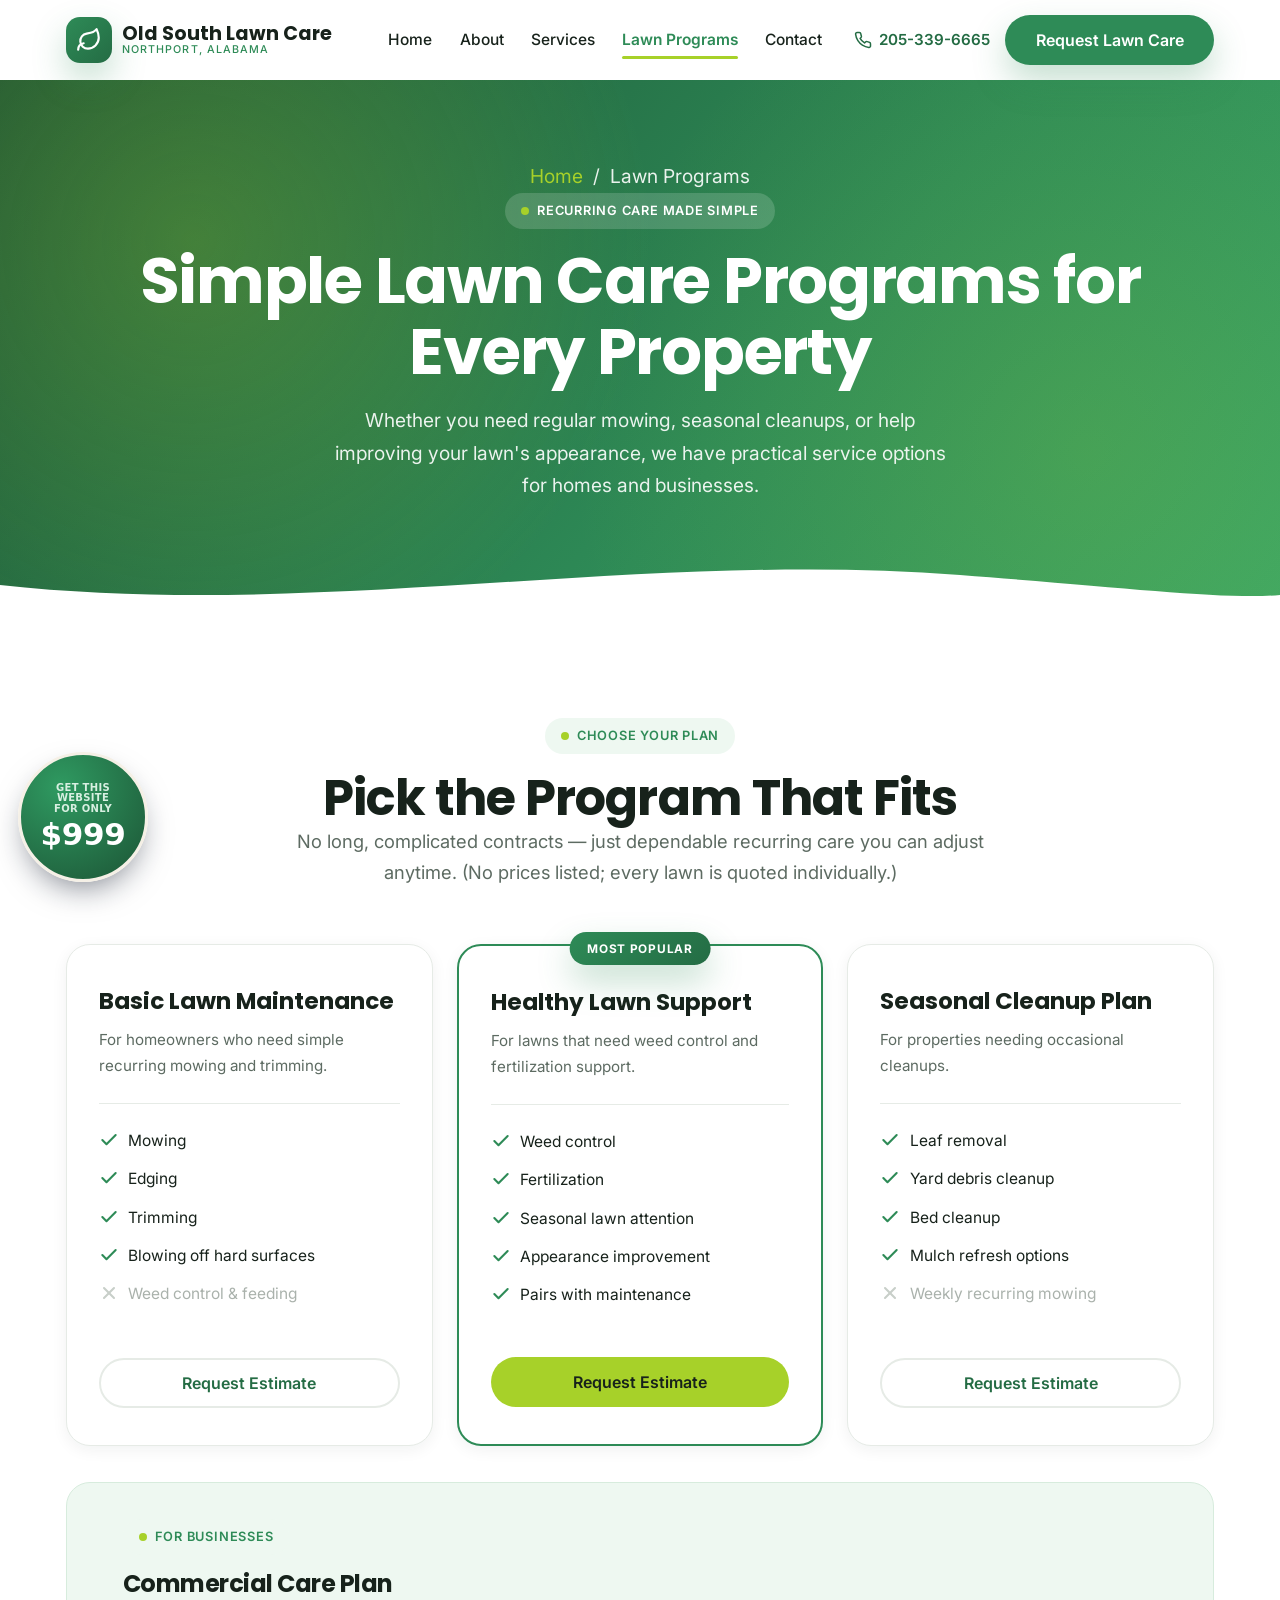
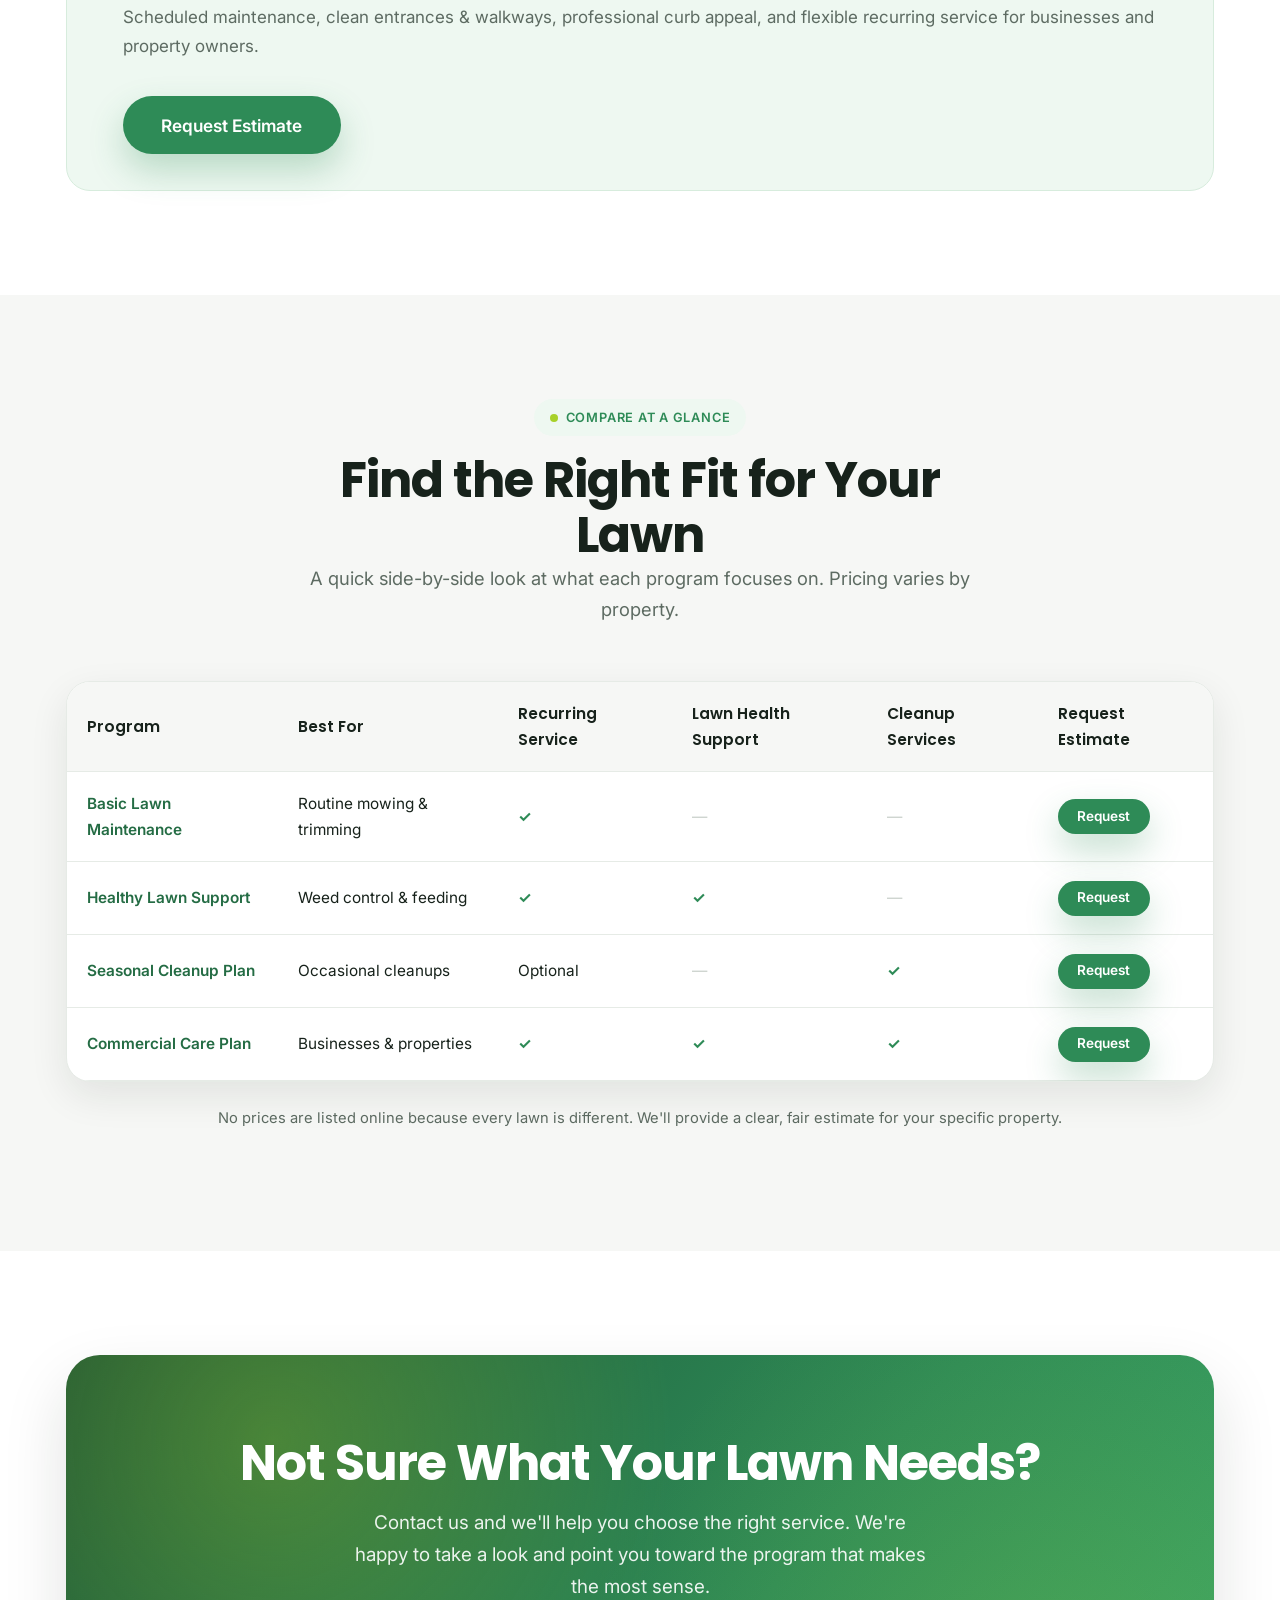
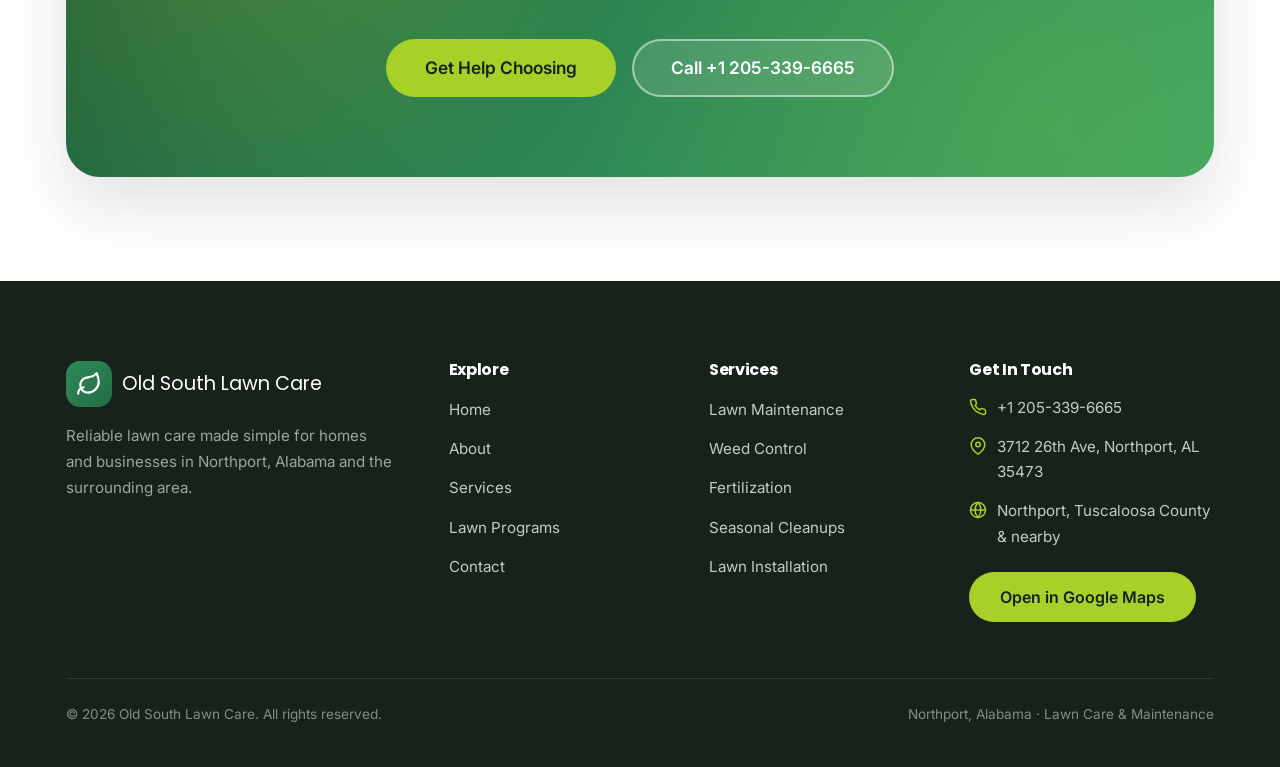
<file: lawn-programs.html>
<!DOCTYPE html>
<html lang="en">
<head>
  <meta charset="UTF-8" />
  <meta name="viewport" content="width=device-width, initial-scale=1.0" />
  <title>Lawn Programs | Old South Lawn Care — Recurring Plans</title>
  <meta name="description" content="Simple recurring lawn care programs from Old South Lawn Care in Northport, AL: basic maintenance, healthy lawn support, seasonal cleanups, and commercial care. Compare plans and request a free estimate." />

  <link rel="preconnect" href="https://fonts.googleapis.com" />
  <link rel="preconnect" href="https://fonts.gstatic.com" crossorigin />
  <link href="https://fonts.googleapis.com/css2?family=Inter:wght@400;500;600;700&family=Poppins:wght@500;600;700;800&display=swap" rel="stylesheet" />

  <link rel="stylesheet" href="css/style.css" />
</head>
<body>

  <!-- ============================ HEADER ============================ -->
  <header class="site-header">
    <div class="container">
      <nav class="nav" aria-label="Main navigation">
        <a href="index.html" class="nav__logo" aria-label="Old South Lawn Care home">
          <span class="nav__logo-mark" aria-hidden="true"><svg viewBox="0 0 24 24" fill="none" stroke="currentColor" stroke-width="2" stroke-linecap="round" stroke-linejoin="round"><path d="M11 20A7 7 0 0 1 9.8 6.1C15.5 5 17 4.48 19 2c1 2 2 4.18 2 8 0 5.5-4.78 10-10 10Z"/><path d="M2 21c0-3 1.85-5.36 5.08-6"/></svg></span>
          <span class="nav__logo-text">Old South Lawn Care<small>Northport, Alabama</small></span>
        </a>
        <button class="nav__toggle" aria-label="Toggle menu" aria-expanded="false" aria-controls="navMenu"><span></span><span></span><span></span></button>
        <div class="nav__menu" id="navMenu">
          <ul class="nav__links">
            <li><a href="index.html" class="nav__link">Home</a></li>
            <li><a href="about.html" class="nav__link">About</a></li>
            <li><a href="services.html" class="nav__link">Services</a></li>
            <li><a href="lawn-programs.html" class="nav__link">Lawn Programs</a></li>
            <li><a href="contact.html" class="nav__link">Contact</a></li>
          </ul>
          <div class="nav__actions">
            <a href="tel:+12053396665" class="nav__phone"><svg viewBox="0 0 24 24" fill="none" stroke="currentColor" stroke-width="2" stroke-linecap="round" stroke-linejoin="round" aria-hidden="true"><path d="M22 16.92v3a2 2 0 0 1-2.18 2 19.79 19.79 0 0 1-8.63-3.07 19.5 19.5 0 0 1-6-6 19.79 19.79 0 0 1-3.07-8.67A2 2 0 0 1 4.11 2h3a2 2 0 0 1 2 1.72c.13.96.36 1.9.7 2.81a2 2 0 0 1-.45 2.11L8.09 9.91a16 16 0 0 0 6 6l1.27-1.27a2 2 0 0 1 2.11-.45c.91.34 1.85.57 2.81.7A2 2 0 0 1 22 16.92Z"/></svg>205-339-6665</a>
            <a href="contact.html" class="btn btn--primary">Request Lawn Care</a>
          </div>
        </div>
      </nav>
    </div>
  </header>

  <main>
    <!-- ============================ PAGE HERO ============================ -->
    <section class="page-hero">
      <div class="container">
        <p class="page-hero__crumb"><a href="index.html">Home</a> &nbsp;/&nbsp; Lawn Programs</p>
        <span class="eyebrow eyebrow--solid">Recurring Care Made Simple</span>
        <h1>Simple Lawn Care Programs for Every Property</h1>
        <p>Whether you need regular mowing, seasonal cleanups, or help improving your lawn's appearance, we have practical service options for homes and businesses.</p>
      </div>
      <div class="page-hero__wave" aria-hidden="true">
        <svg viewBox="0 0 1440 70" preserveAspectRatio="none"><path fill="#ffffff" d="M0,40 C360,75 720,5 1080,30 C1260,42 1380,55 1440,50 L1440,70 L0,70 Z"></path></svg>
      </div>
    </section>

    <!-- ============================ PLAN CARDS ============================ -->
    <section class="section section--white">
      <div class="container">
        <div class="section-head reveal">
          <span class="eyebrow">Choose Your Plan</span>
          <h2>Pick the Program That Fits</h2>
          <p>No long, complicated contracts — just dependable recurring care you can adjust anytime. (No prices listed; every lawn is quoted individually.)</p>
        </div>

        <div class="plan-grid">
          <!-- Basic -->
          <article class="plan-card reveal">
            <div class="plan-card__name">Basic Lawn Maintenance</div>
            <p class="plan-card__for">For homeowners who need simple recurring mowing and trimming.</p>
            <ul class="plan-card__list">
              <li><svg class="yes" viewBox="0 0 24 24" fill="none" stroke="currentColor" stroke-width="2.5" stroke-linecap="round" stroke-linejoin="round"><path d="M20 6 9 17l-5-5"/></svg><span>Mowing</span></li>
              <li><svg class="yes" viewBox="0 0 24 24" fill="none" stroke="currentColor" stroke-width="2.5" stroke-linecap="round" stroke-linejoin="round"><path d="M20 6 9 17l-5-5"/></svg><span>Edging</span></li>
              <li><svg class="yes" viewBox="0 0 24 24" fill="none" stroke="currentColor" stroke-width="2.5" stroke-linecap="round" stroke-linejoin="round"><path d="M20 6 9 17l-5-5"/></svg><span>Trimming</span></li>
              <li><svg class="yes" viewBox="0 0 24 24" fill="none" stroke="currentColor" stroke-width="2.5" stroke-linecap="round" stroke-linejoin="round"><path d="M20 6 9 17l-5-5"/></svg><span>Blowing off hard surfaces</span></li>
              <li><svg class="no" viewBox="0 0 24 24" fill="none" stroke="currentColor" stroke-width="2.5" stroke-linecap="round" stroke-linejoin="round"><path d="M18 6 6 18"/><path d="m6 6 12 12"/></svg><span>Weed control &amp; feeding</span></li>
            </ul>
            <a href="contact.html" class="btn btn--outline btn--block">Request Estimate</a>
          </article>

          <!-- Healthy (featured) -->
          <article class="plan-card plan-card--featured reveal" data-delay="80">
            <span class="plan-card__badge">Most Popular</span>
            <div class="plan-card__name">Healthy Lawn Support</div>
            <p class="plan-card__for">For lawns that need weed control and fertilization support.</p>
            <ul class="plan-card__list">
              <li><svg class="yes" viewBox="0 0 24 24" fill="none" stroke="currentColor" stroke-width="2.5" stroke-linecap="round" stroke-linejoin="round"><path d="M20 6 9 17l-5-5"/></svg><span>Weed control</span></li>
              <li><svg class="yes" viewBox="0 0 24 24" fill="none" stroke="currentColor" stroke-width="2.5" stroke-linecap="round" stroke-linejoin="round"><path d="M20 6 9 17l-5-5"/></svg><span>Fertilization</span></li>
              <li><svg class="yes" viewBox="0 0 24 24" fill="none" stroke="currentColor" stroke-width="2.5" stroke-linecap="round" stroke-linejoin="round"><path d="M20 6 9 17l-5-5"/></svg><span>Seasonal lawn attention</span></li>
              <li><svg class="yes" viewBox="0 0 24 24" fill="none" stroke="currentColor" stroke-width="2.5" stroke-linecap="round" stroke-linejoin="round"><path d="M20 6 9 17l-5-5"/></svg><span>Appearance improvement</span></li>
              <li><svg class="yes" viewBox="0 0 24 24" fill="none" stroke="currentColor" stroke-width="2.5" stroke-linecap="round" stroke-linejoin="round"><path d="M20 6 9 17l-5-5"/></svg><span>Pairs with maintenance</span></li>
            </ul>
            <a href="contact.html" class="btn btn--lime btn--block">Request Estimate</a>
          </article>

          <!-- Seasonal -->
          <article class="plan-card reveal" data-delay="160">
            <div class="plan-card__name">Seasonal Cleanup Plan</div>
            <p class="plan-card__for">For properties needing occasional cleanups.</p>
            <ul class="plan-card__list">
              <li><svg class="yes" viewBox="0 0 24 24" fill="none" stroke="currentColor" stroke-width="2.5" stroke-linecap="round" stroke-linejoin="round"><path d="M20 6 9 17l-5-5"/></svg><span>Leaf removal</span></li>
              <li><svg class="yes" viewBox="0 0 24 24" fill="none" stroke="currentColor" stroke-width="2.5" stroke-linecap="round" stroke-linejoin="round"><path d="M20 6 9 17l-5-5"/></svg><span>Yard debris cleanup</span></li>
              <li><svg class="yes" viewBox="0 0 24 24" fill="none" stroke="currentColor" stroke-width="2.5" stroke-linecap="round" stroke-linejoin="round"><path d="M20 6 9 17l-5-5"/></svg><span>Bed cleanup</span></li>
              <li><svg class="yes" viewBox="0 0 24 24" fill="none" stroke="currentColor" stroke-width="2.5" stroke-linecap="round" stroke-linejoin="round"><path d="M20 6 9 17l-5-5"/></svg><span>Mulch refresh options</span></li>
              <li><svg class="no" viewBox="0 0 24 24" fill="none" stroke="currentColor" stroke-width="2.5" stroke-linecap="round" stroke-linejoin="round"><path d="M18 6 6 18"/><path d="m6 6 12 12"/></svg><span>Weekly recurring mowing</span></li>
            </ul>
            <a href="contact.html" class="btn btn--outline btn--block">Request Estimate</a>
          </article>
        </div>

        <!-- Commercial plan as a wide highlight -->
        <div class="estimate-block reveal" style="margin-top: var(--sp-4);">
          <div>
            <span class="eyebrow">For Businesses</span>
            <h3>Commercial Care Plan</h3>
            <p>Scheduled maintenance, clean entrances &amp; walkways, professional curb appeal, and flexible recurring service for businesses and property owners.</p>
          </div>
          <div class="estimate-block__actions">
            <a href="contact.html" class="btn btn--primary btn--lg">Request Estimate</a>
          </div>
        </div>
      </div>
    </section>

    <!-- ============================ COMPARISON TABLE ============================ -->
    <section class="section section--gray">
      <div class="container">
        <div class="section-head reveal">
          <span class="eyebrow">Compare At A Glance</span>
          <h2>Find the Right Fit for Your Lawn</h2>
          <p>A quick side-by-side look at what each program focuses on. Pricing varies by property.</p>
        </div>

        <div class="compare-wrap reveal">
          <table class="compare-table">
            <thead>
              <tr>
                <th scope="col">Program</th>
                <th scope="col">Best For</th>
                <th scope="col">Recurring Service</th>
                <th scope="col">Lawn Health Support</th>
                <th scope="col">Cleanup Services</th>
                <th scope="col">Request Estimate</th>
              </tr>
            </thead>
            <tbody>
              <tr>
                <td>Basic Lawn Maintenance</td>
                <td>Routine mowing &amp; trimming</td>
                <td class="ck">✓</td>
                <td class="dash">—</td>
                <td class="dash">—</td>
                <td><a href="contact.html" class="btn btn--primary btn--sm">Request</a></td>
              </tr>
              <tr>
                <td>Healthy Lawn Support</td>
                <td>Weed control &amp; feeding</td>
                <td class="ck">✓</td>
                <td class="ck">✓</td>
                <td class="dash">—</td>
                <td><a href="contact.html" class="btn btn--primary btn--sm">Request</a></td>
              </tr>
              <tr>
                <td>Seasonal Cleanup Plan</td>
                <td>Occasional cleanups</td>
                <td>Optional</td>
                <td class="dash">—</td>
                <td class="ck">✓</td>
                <td><a href="contact.html" class="btn btn--primary btn--sm">Request</a></td>
              </tr>
              <tr>
                <td>Commercial Care Plan</td>
                <td>Businesses &amp; properties</td>
                <td class="ck">✓</td>
                <td class="ck">✓</td>
                <td class="ck">✓</td>
                <td><a href="contact.html" class="btn btn--primary btn--sm">Request</a></td>
              </tr>
            </tbody>
          </table>
        </div>
        <p class="text-center" style="margin-top: var(--sp-3); color: var(--muted); font-size: 0.92rem;">No prices are listed online because every lawn is different. We'll provide a clear, fair estimate for your specific property.</p>
      </div>
    </section>

    <!-- ============================ HELP CTA ============================ -->
    <section class="section section--white">
      <div class="container">
        <div class="cta-block reveal">
          <h2>Not Sure What Your Lawn Needs?</h2>
          <p>Contact us and we'll help you choose the right service. We're happy to take a look and point you toward the program that makes the most sense.</p>
          <div class="cta-block__actions">
            <a href="contact.html" class="btn btn--lime btn--lg">Get Help Choosing</a>
            <a href="tel:+12053396665" class="btn btn--ghost-light btn--lg">Call +1 205-339-6665</a>
          </div>
        </div>
      </div>
    </section>
  </main>

  <!-- ============================ FOOTER ============================ -->
  <footer class="site-footer">
    <div class="container">
      <div class="footer-grid">
        <div class="footer-col">
          <div class="footer-brand"><span class="footer-brand__mark" aria-hidden="true"><svg viewBox="0 0 24 24" fill="none" stroke="currentColor" stroke-width="2" stroke-linecap="round" stroke-linejoin="round"><path d="M11 20A7 7 0 0 1 9.8 6.1C15.5 5 17 4.48 19 2c1 2 2 4.18 2 8 0 5.5-4.78 10-10 10Z"/><path d="M2 21c0-3 1.85-5.36 5.08-6"/></svg></span><span>Old South Lawn Care</span></div>
          <p>Reliable lawn care made simple for homes and businesses in Northport, Alabama and the surrounding area.</p>
        </div>
        <div class="footer-col">
          <h4>Explore</h4>
          <ul class="footer-links">
            <li><a href="index.html">Home</a></li>
            <li><a href="about.html">About</a></li>
            <li><a href="services.html">Services</a></li>
            <li><a href="lawn-programs.html">Lawn Programs</a></li>
            <li><a href="contact.html">Contact</a></li>
          </ul>
        </div>
        <div class="footer-col">
          <h4>Services</h4>
          <ul class="footer-links">
            <li><a href="services.html">Lawn Maintenance</a></li>
            <li><a href="services.html">Weed Control</a></li>
            <li><a href="services.html">Fertilization</a></li>
            <li><a href="services.html">Seasonal Cleanups</a></li>
            <li><a href="services.html">Lawn Installation</a></li>
          </ul>
        </div>
        <div class="footer-col">
          <h4>Get In Touch</h4>
          <ul class="footer-contact">
            <li><svg viewBox="0 0 24 24" fill="none" stroke="currentColor" stroke-width="2" stroke-linecap="round" stroke-linejoin="round"><path d="M22 16.92v3a2 2 0 0 1-2.18 2 19.79 19.79 0 0 1-8.63-3.07 19.5 19.5 0 0 1-6-6 19.79 19.79 0 0 1-3.07-8.67A2 2 0 0 1 4.11 2h3a2 2 0 0 1 2 1.72c.13.96.36 1.9.7 2.81a2 2 0 0 1-.45 2.11L8.09 9.91a16 16 0 0 0 6 6l1.27-1.27a2 2 0 0 1 2.11-.45c.91.34 1.85.57 2.81.7A2 2 0 0 1 22 16.92Z"/></svg><a href="tel:+12053396665">+1 205-339-6665</a></li>
            <li><svg viewBox="0 0 24 24" fill="none" stroke="currentColor" stroke-width="2" stroke-linecap="round" stroke-linejoin="round"><path d="M21 10c0 7-9 13-9 13s-9-6-9-13a9 9 0 0 1 18 0Z"/><circle cx="12" cy="10" r="3"/></svg><span>3712 26th Ave, Northport, AL 35473</span></li>
            <li><svg viewBox="0 0 24 24" fill="none" stroke="currentColor" stroke-width="2" stroke-linecap="round" stroke-linejoin="round"><circle cx="12" cy="12" r="10"/><path d="M2 12h20"/><path d="M12 2a15.3 15.3 0 0 1 4 10 15.3 15.3 0 0 1-4 10 15.3 15.3 0 0 1-4-10 15.3 15.3 0 0 1 4-10Z"/></svg><span>Northport, Tuscaloosa County &amp; nearby</span></li>
          </ul>
          <a href="https://maps.app.goo.gl/gr2Q9Q6VYGNCcmok7" target="_blank" rel="noopener" class="btn btn--lime" style="margin-top: 0.6rem;">Open in Google Maps</a>
        </div>
      </div>
      <div class="footer-bottom">
        <p>&copy; <span id="currentYear">2026</span> Old South Lawn Care. All rights reserved.</p>
        <p>Northport, Alabama &middot; Lawn Care &amp; Maintenance</p>
      </div>
    </div>
  </footer>

  <button class="back-to-top" aria-label="Back to top"><svg viewBox="0 0 24 24" fill="none" stroke="currentColor" stroke-width="2" stroke-linecap="round" stroke-linejoin="round"><path d="m18 15-6-6-6 6"/></svg></button>

  <script src="js/main.js"></script>

  <!-- aurora-cta : agency upsell button -->
  <a class="aurora-cta" href="https://auroraadv.co/?tab=wizard" target="_blank" rel="noopener" aria-label="Get this website for only $999 — built by Aurora">
    <span class="aurora-cta__top">Get this website<br>for only</span>
    <span class="aurora-cta__price">$999</span>
  </a>
  <style>
  .aurora-cta{position:fixed;left:18px;bottom:18px;z-index:58;width:130px;height:130px;border-radius:50%;display:flex;flex-direction:column;align-items:center;justify-content:center;text-align:center;gap:3px;padding:8px;background:radial-gradient(circle at 32% 26%,#2f9a61,#1c5435);color:#fff;text-decoration:none;border:3px solid #f5f0e6;box-shadow:0 14px 32px -10px rgba(15,23,42,.55);font-family:system-ui,-apple-system,"Segoe UI",Roboto,sans-serif;line-height:1.08;transition:transform .2s ease,box-shadow .2s ease;}
  .aurora-cta:hover{transform:translateY(-3px) scale(1.05);box-shadow:0 20px 40px -10px rgba(15,23,42,.6);}
  .aurora-cta:focus-visible{outline:3px solid #f5f0e6;outline-offset:3px;}
  .aurora-cta__top{font-size:10px;font-weight:700;letter-spacing:.03em;text-transform:uppercase;color:#d8efe1;}
  .aurora-cta__price{font-size:31px;font-weight:800;color:#ffffff;letter-spacing:-.01em;}
  @media (max-width:760px){.aurora-cta{width:106px;height:106px;left:12px;bottom:68px;border-width:2px;}.aurora-cta__top{font-size:8.5px;}.aurora-cta__price{font-size:25px;}}
  @media (prefers-reduced-motion:reduce){.aurora-cta{transition:none;}}
  </style>
</body>
</html>
</file>
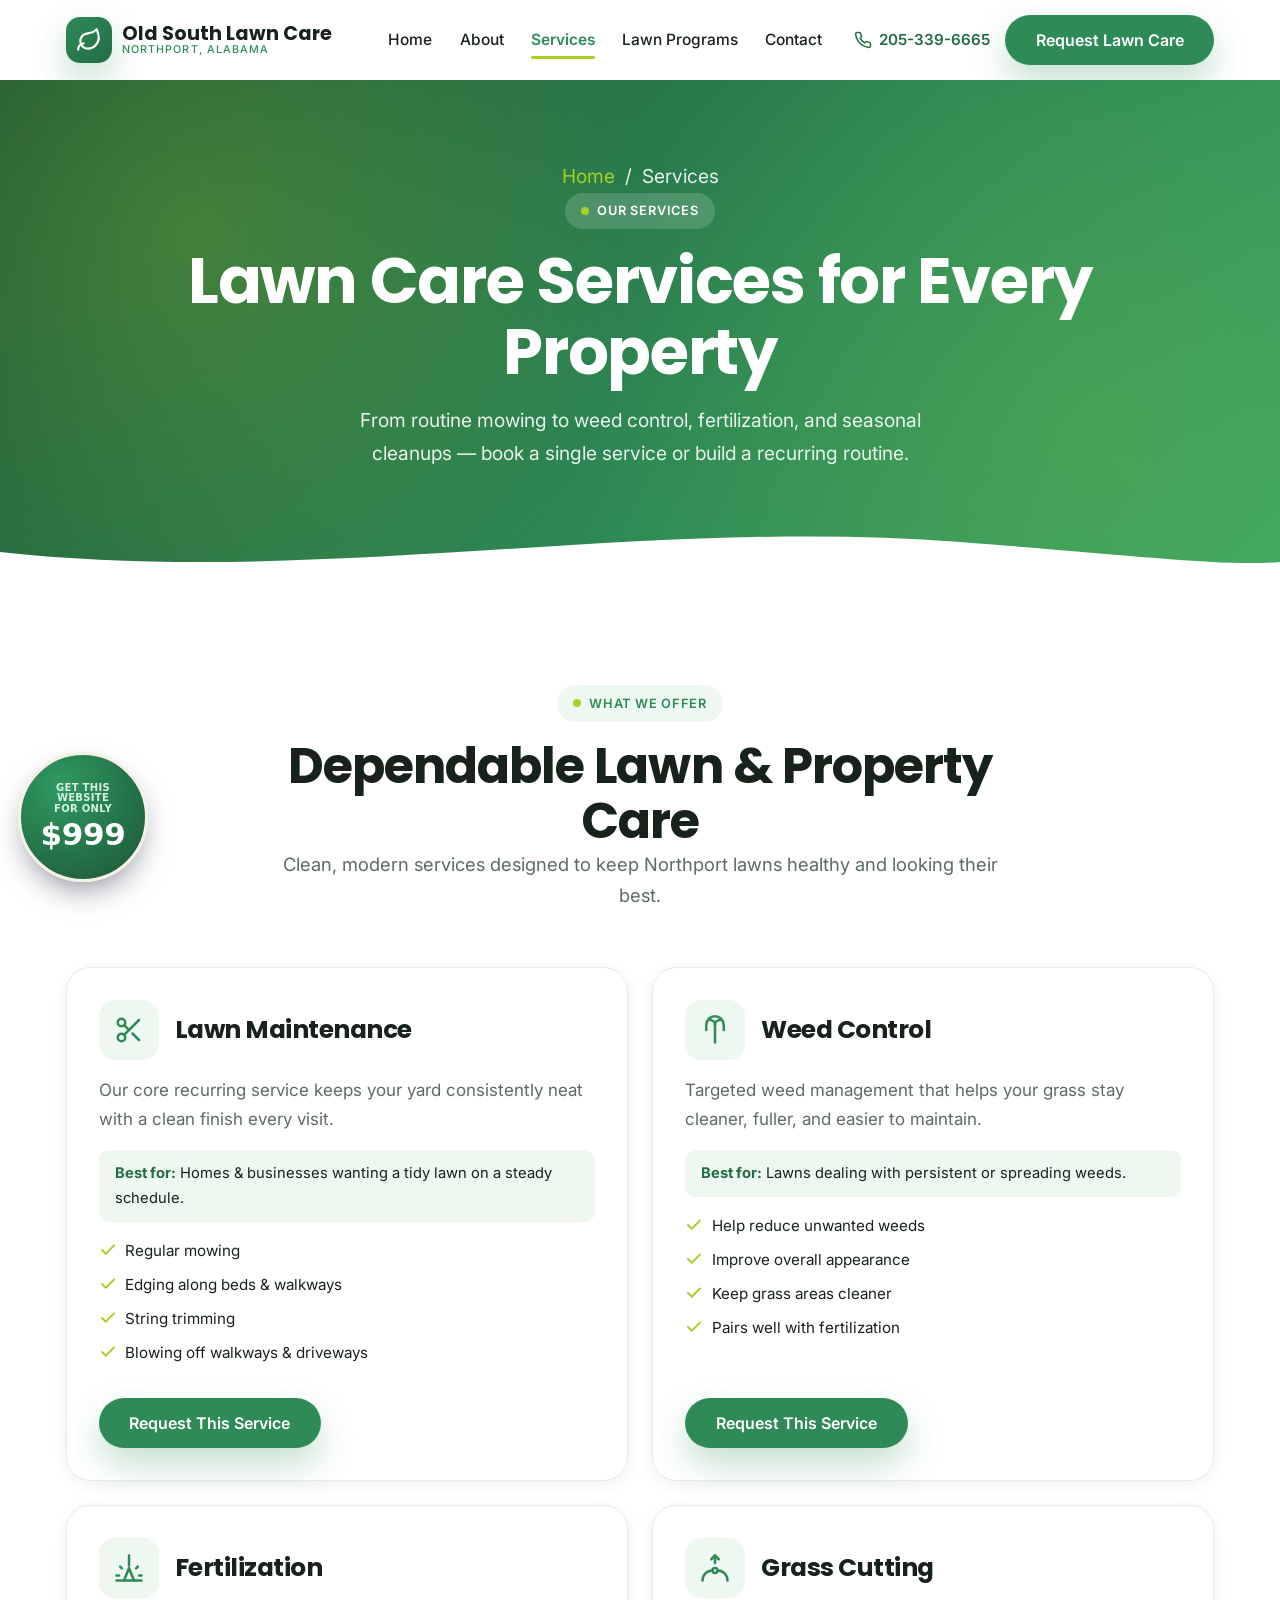
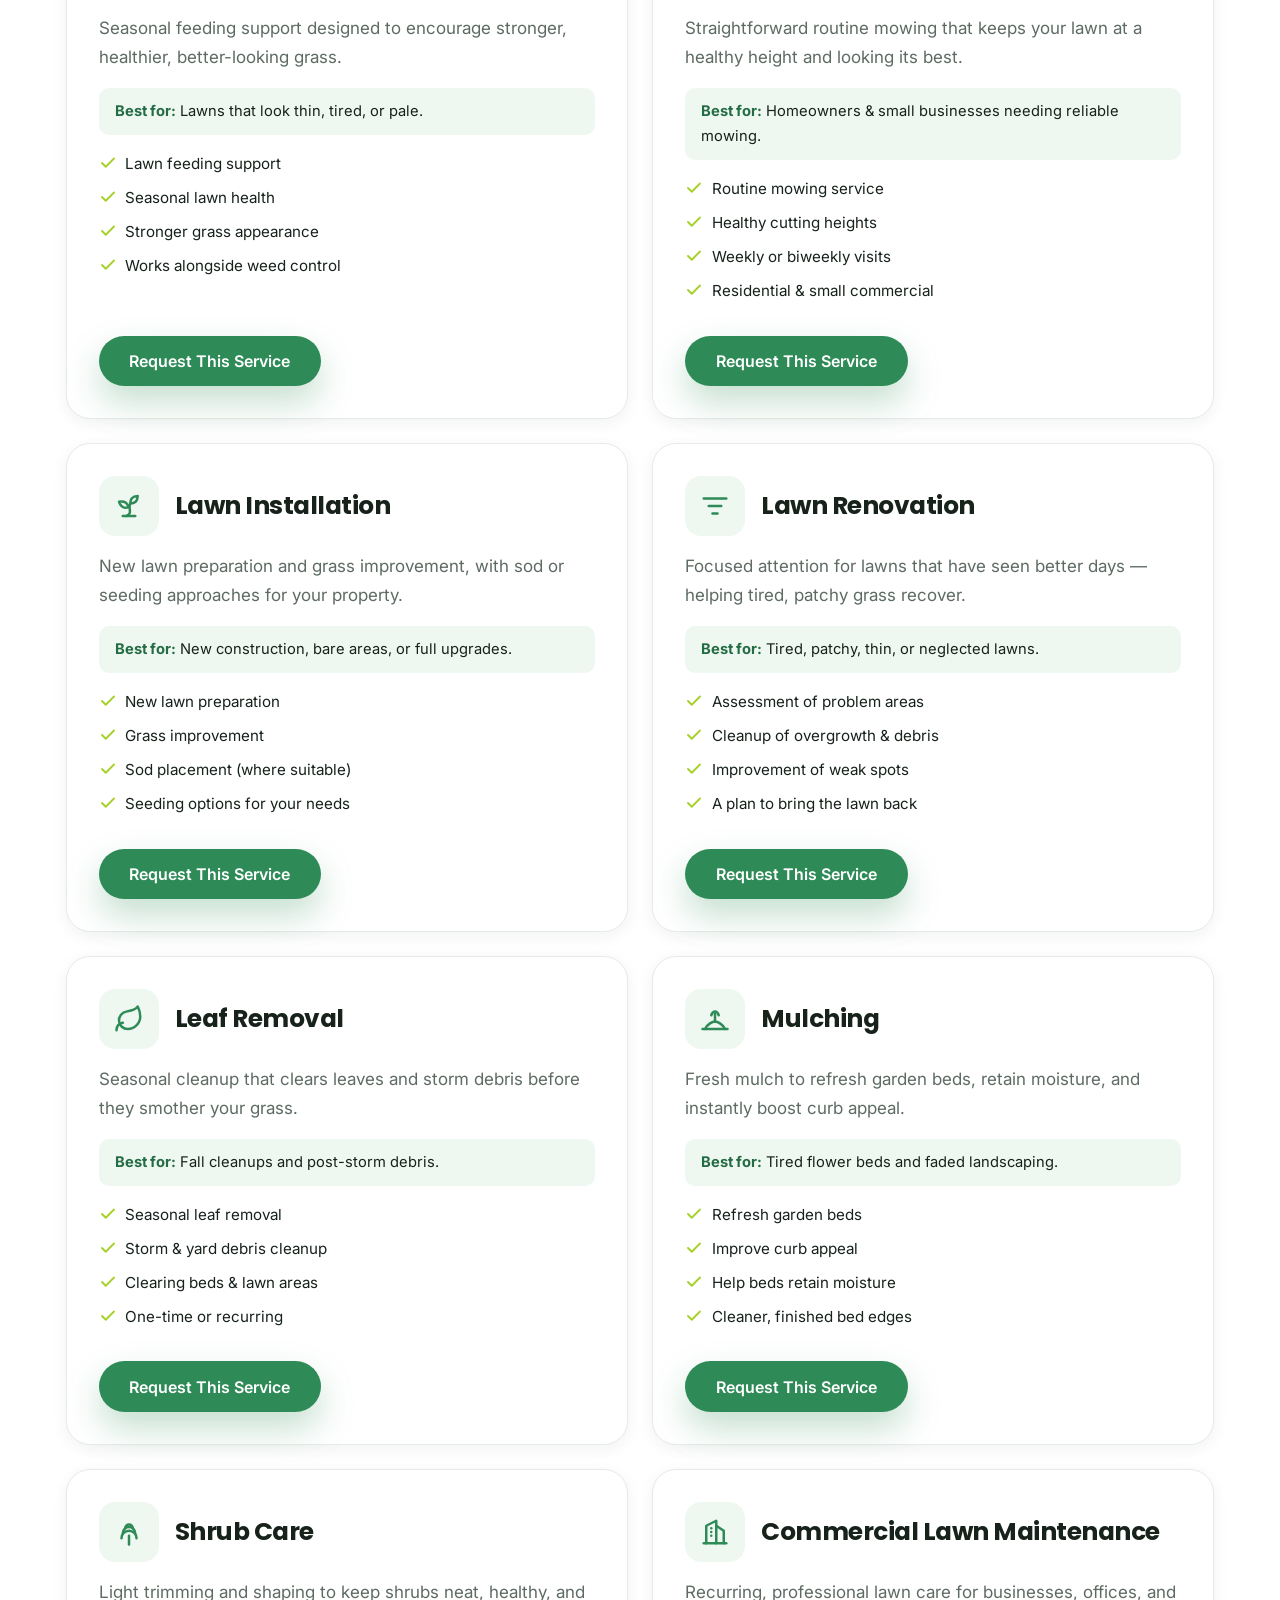
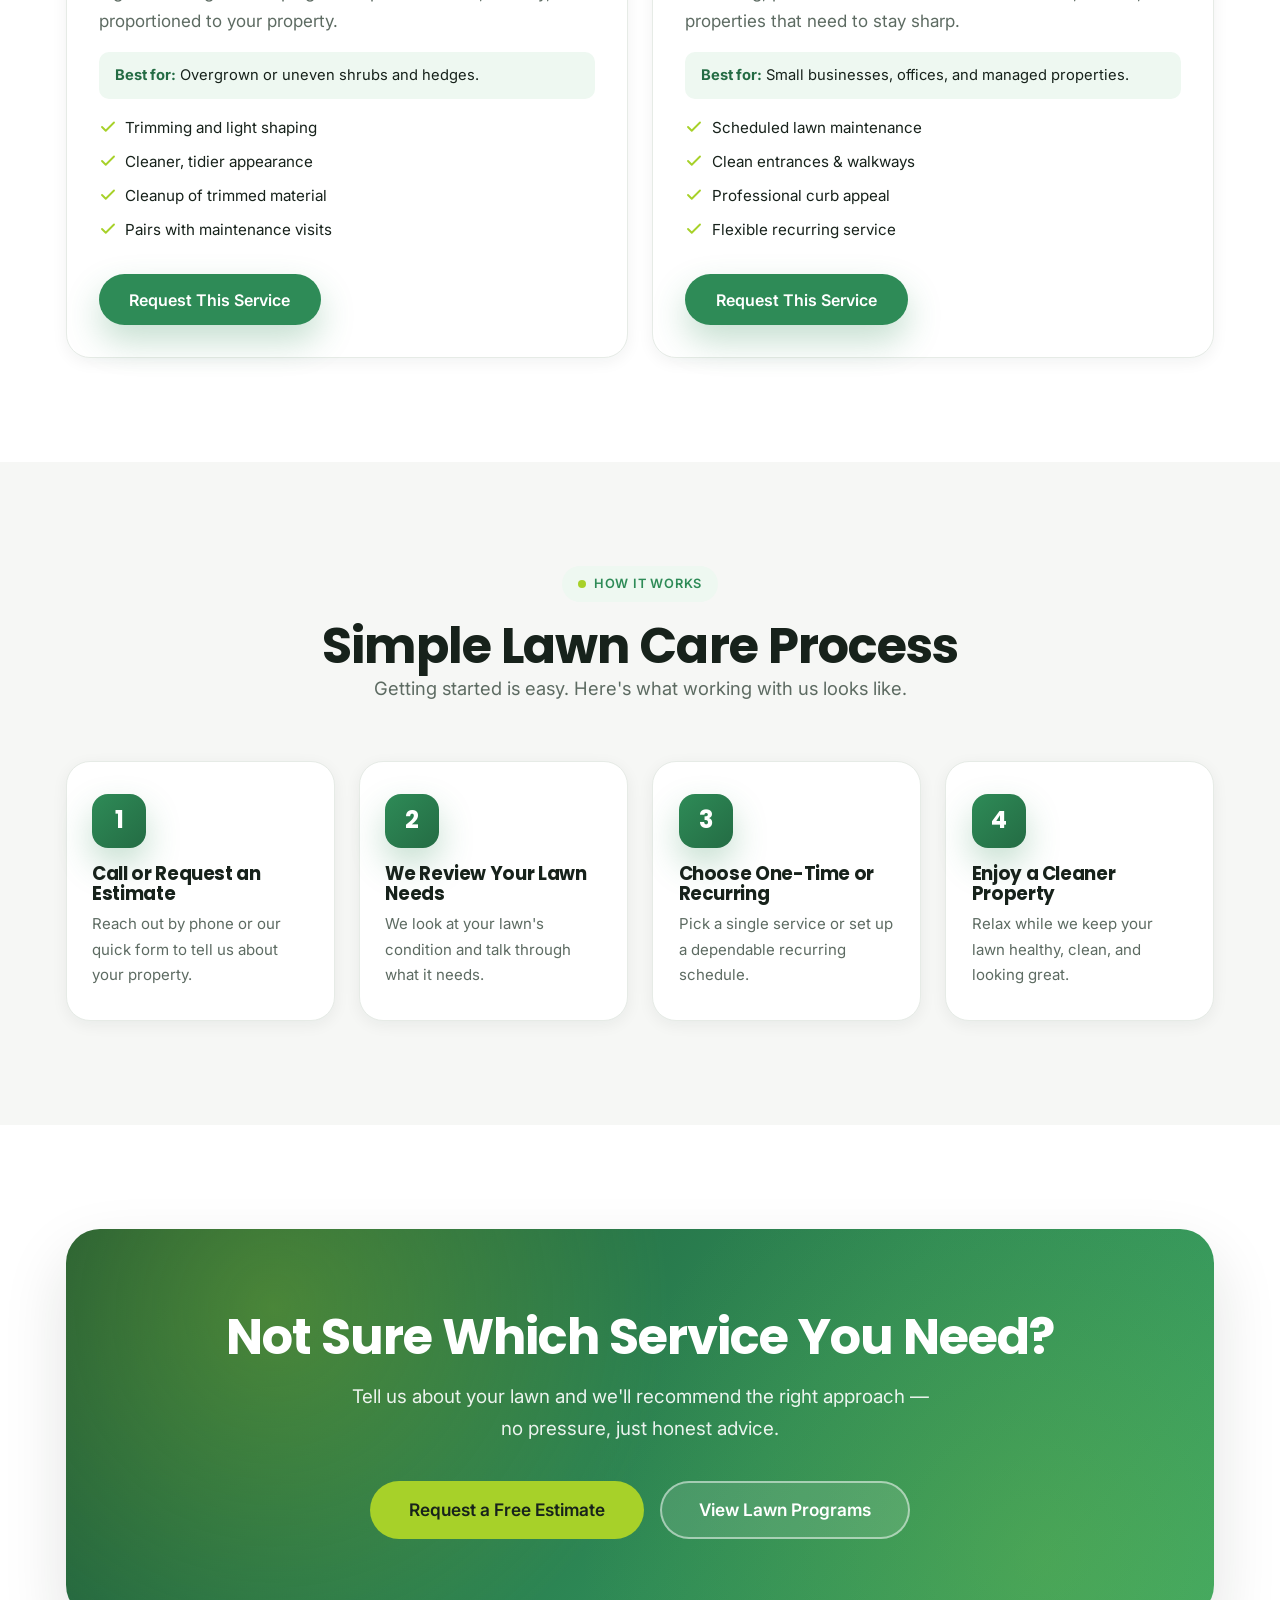
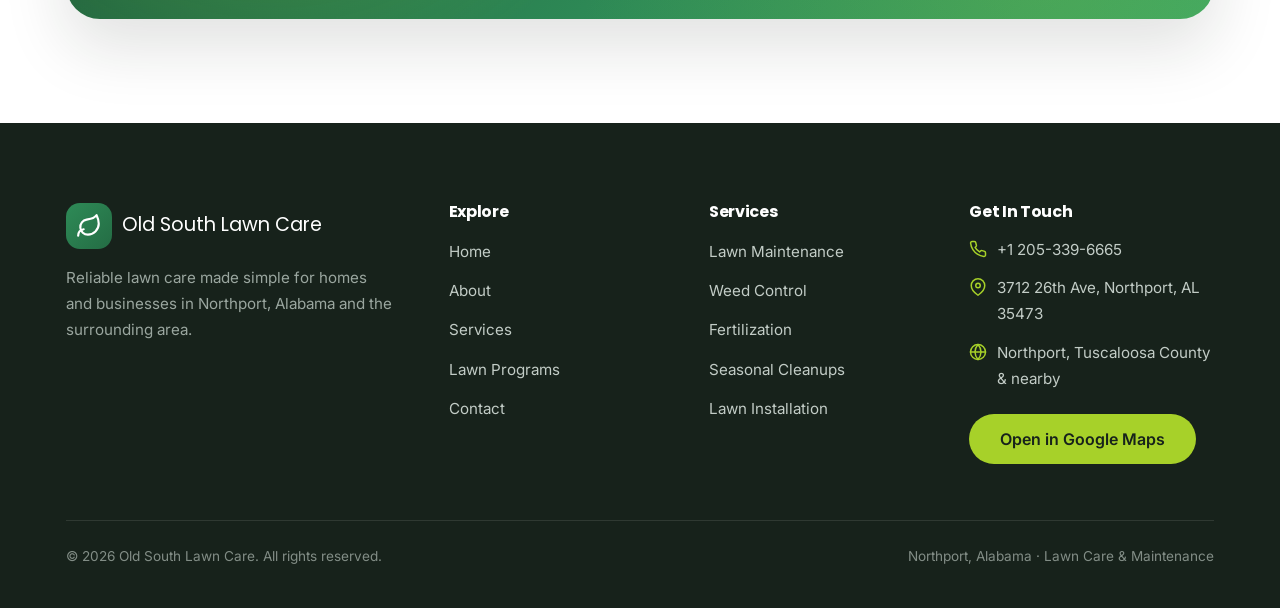
<file: services.html>
<!DOCTYPE html>
<html lang="en">
<head>
  <meta charset="UTF-8" />
  <meta name="viewport" content="width=device-width, initial-scale=1.0" />
  <title>Services | Old South Lawn Care — Northport, AL</title>
  <meta name="description" content="Lawn care services from Old South Lawn Care: lawn maintenance, weed control, fertilization, grass cutting, lawn installation, renovation, leaf removal, mulching, shrub care, and commercial maintenance in Northport, AL." />

  <link rel="preconnect" href="https://fonts.googleapis.com" />
  <link rel="preconnect" href="https://fonts.gstatic.com" crossorigin />
  <link href="https://fonts.googleapis.com/css2?family=Inter:wght@400;500;600;700&family=Poppins:wght@500;600;700;800&display=swap" rel="stylesheet" />

  <link rel="stylesheet" href="css/style.css" />
</head>
<body>

  <!-- ============================ HEADER ============================ -->
  <header class="site-header">
    <div class="container">
      <nav class="nav" aria-label="Main navigation">
        <a href="index.html" class="nav__logo" aria-label="Old South Lawn Care home">
          <span class="nav__logo-mark" aria-hidden="true"><svg viewBox="0 0 24 24" fill="none" stroke="currentColor" stroke-width="2" stroke-linecap="round" stroke-linejoin="round"><path d="M11 20A7 7 0 0 1 9.8 6.1C15.5 5 17 4.48 19 2c1 2 2 4.18 2 8 0 5.5-4.78 10-10 10Z"/><path d="M2 21c0-3 1.85-5.36 5.08-6"/></svg></span>
          <span class="nav__logo-text">Old South Lawn Care<small>Northport, Alabama</small></span>
        </a>
        <button class="nav__toggle" aria-label="Toggle menu" aria-expanded="false" aria-controls="navMenu"><span></span><span></span><span></span></button>
        <div class="nav__menu" id="navMenu">
          <ul class="nav__links">
            <li><a href="index.html" class="nav__link">Home</a></li>
            <li><a href="about.html" class="nav__link">About</a></li>
            <li><a href="services.html" class="nav__link">Services</a></li>
            <li><a href="lawn-programs.html" class="nav__link">Lawn Programs</a></li>
            <li><a href="contact.html" class="nav__link">Contact</a></li>
          </ul>
          <div class="nav__actions">
            <a href="tel:+12053396665" class="nav__phone"><svg viewBox="0 0 24 24" fill="none" stroke="currentColor" stroke-width="2" stroke-linecap="round" stroke-linejoin="round" aria-hidden="true"><path d="M22 16.92v3a2 2 0 0 1-2.18 2 19.79 19.79 0 0 1-8.63-3.07 19.5 19.5 0 0 1-6-6 19.79 19.79 0 0 1-3.07-8.67A2 2 0 0 1 4.11 2h3a2 2 0 0 1 2 1.72c.13.96.36 1.9.7 2.81a2 2 0 0 1-.45 2.11L8.09 9.91a16 16 0 0 0 6 6l1.27-1.27a2 2 0 0 1 2.11-.45c.91.34 1.85.57 2.81.7A2 2 0 0 1 22 16.92Z"/></svg>205-339-6665</a>
            <a href="contact.html" class="btn btn--primary">Request Lawn Care</a>
          </div>
        </div>
      </nav>
    </div>
  </header>

  <main>
    <!-- ============================ PAGE HERO ============================ -->
    <section class="page-hero">
      <div class="container">
        <p class="page-hero__crumb"><a href="index.html">Home</a> &nbsp;/&nbsp; Services</p>
        <span class="eyebrow eyebrow--solid">Our Services</span>
        <h1>Lawn Care Services for Every Property</h1>
        <p>From routine mowing to weed control, fertilization, and seasonal cleanups — book a single service or build a recurring routine.</p>
      </div>
      <div class="page-hero__wave" aria-hidden="true">
        <svg viewBox="0 0 1440 70" preserveAspectRatio="none"><path fill="#ffffff" d="M0,40 C360,75 720,5 1080,30 C1260,42 1380,55 1440,50 L1440,70 L0,70 Z"></path></svg>
      </div>
    </section>

    <!-- ============================ SERVICES GRID ============================ -->
    <section class="section section--white">
      <div class="container">
        <div class="section-head reveal">
          <span class="eyebrow">What We Offer</span>
          <h2>Dependable Lawn &amp; Property Care</h2>
          <p>Clean, modern services designed to keep Northport lawns healthy and looking their best.</p>
        </div>

        <div class="svc-grid">

          <!-- Lawn Maintenance -->
          <article class="svc-card reveal">
            <div class="svc-card__head">
              <span class="svc-card__icon"><svg viewBox="0 0 24 24" fill="none" stroke="currentColor" stroke-width="2" stroke-linecap="round" stroke-linejoin="round"><circle cx="6" cy="6" r="3"/><path d="M8.12 8.12 12 12"/><path d="M20 4 8.12 15.88"/><circle cx="6" cy="18" r="3"/><path d="M14.8 14.8 20 20"/></svg></span>
              <h3>Lawn Maintenance</h3>
            </div>
            <p>Our core recurring service keeps your yard consistently neat with a clean finish every visit.</p>
            <div class="svc-card__for"><strong>Best for:</strong> Homes &amp; businesses wanting a tidy lawn on a steady schedule.</div>
            <ul class="svc-card__list">
              <li><svg viewBox="0 0 24 24" fill="none" stroke="currentColor" stroke-width="2.5" stroke-linecap="round" stroke-linejoin="round"><path d="M20 6 9 17l-5-5"/></svg> Regular mowing</li>
              <li><svg viewBox="0 0 24 24" fill="none" stroke="currentColor" stroke-width="2.5" stroke-linecap="round" stroke-linejoin="round"><path d="M20 6 9 17l-5-5"/></svg> Edging along beds &amp; walkways</li>
              <li><svg viewBox="0 0 24 24" fill="none" stroke="currentColor" stroke-width="2.5" stroke-linecap="round" stroke-linejoin="round"><path d="M20 6 9 17l-5-5"/></svg> String trimming</li>
              <li><svg viewBox="0 0 24 24" fill="none" stroke="currentColor" stroke-width="2.5" stroke-linecap="round" stroke-linejoin="round"><path d="M20 6 9 17l-5-5"/></svg> Blowing off walkways &amp; driveways</li>
            </ul>
            <a href="contact.html" class="btn btn--primary">Request This Service</a>
          </article>

          <!-- Weed Control -->
          <article class="svc-card reveal" data-delay="60">
            <div class="svc-card__head">
              <span class="svc-card__icon"><svg viewBox="0 0 24 24" fill="none" stroke="currentColor" stroke-width="2" stroke-linecap="round" stroke-linejoin="round"><path d="M12 22V8"/><path d="M5 12V8a7 7 0 0 1 14 0v4"/><path d="M12 8a4 4 0 0 0-4-4"/><path d="M12 8a4 4 0 0 1 4-4"/></svg></span>
              <h3>Weed Control</h3>
            </div>
            <p>Targeted weed management that helps your grass stay cleaner, fuller, and easier to maintain.</p>
            <div class="svc-card__for"><strong>Best for:</strong> Lawns dealing with persistent or spreading weeds.</div>
            <ul class="svc-card__list">
              <li><svg viewBox="0 0 24 24" fill="none" stroke="currentColor" stroke-width="2.5" stroke-linecap="round" stroke-linejoin="round"><path d="M20 6 9 17l-5-5"/></svg> Help reduce unwanted weeds</li>
              <li><svg viewBox="0 0 24 24" fill="none" stroke="currentColor" stroke-width="2.5" stroke-linecap="round" stroke-linejoin="round"><path d="M20 6 9 17l-5-5"/></svg> Improve overall appearance</li>
              <li><svg viewBox="0 0 24 24" fill="none" stroke="currentColor" stroke-width="2.5" stroke-linecap="round" stroke-linejoin="round"><path d="M20 6 9 17l-5-5"/></svg> Keep grass areas cleaner</li>
              <li><svg viewBox="0 0 24 24" fill="none" stroke="currentColor" stroke-width="2.5" stroke-linecap="round" stroke-linejoin="round"><path d="M20 6 9 17l-5-5"/></svg> Pairs well with fertilization</li>
            </ul>
            <a href="contact.html" class="btn btn--primary">Request This Service</a>
          </article>

          <!-- Fertilization -->
          <article class="svc-card reveal">
            <div class="svc-card__head">
              <span class="svc-card__icon"><svg viewBox="0 0 24 24" fill="none" stroke="currentColor" stroke-width="2" stroke-linecap="round" stroke-linejoin="round"><path d="M12 2v8"/><path d="m4.93 10.93 1.41 1.41"/><path d="M2 18h2"/><path d="M20 18h2"/><path d="m19.07 10.93-1.41 1.41"/><path d="M22 22H2"/><path d="m8 22 4-10 4 10"/></svg></span>
              <h3>Fertilization</h3>
            </div>
            <p>Seasonal feeding support designed to encourage stronger, healthier, better-looking grass.</p>
            <div class="svc-card__for"><strong>Best for:</strong> Lawns that look thin, tired, or pale.</div>
            <ul class="svc-card__list">
              <li><svg viewBox="0 0 24 24" fill="none" stroke="currentColor" stroke-width="2.5" stroke-linecap="round" stroke-linejoin="round"><path d="M20 6 9 17l-5-5"/></svg> Lawn feeding support</li>
              <li><svg viewBox="0 0 24 24" fill="none" stroke="currentColor" stroke-width="2.5" stroke-linecap="round" stroke-linejoin="round"><path d="M20 6 9 17l-5-5"/></svg> Seasonal lawn health</li>
              <li><svg viewBox="0 0 24 24" fill="none" stroke="currentColor" stroke-width="2.5" stroke-linecap="round" stroke-linejoin="round"><path d="M20 6 9 17l-5-5"/></svg> Stronger grass appearance</li>
              <li><svg viewBox="0 0 24 24" fill="none" stroke="currentColor" stroke-width="2.5" stroke-linecap="round" stroke-linejoin="round"><path d="M20 6 9 17l-5-5"/></svg> Works alongside weed control</li>
            </ul>
            <a href="contact.html" class="btn btn--primary">Request This Service</a>
          </article>

          <!-- Grass Cutting -->
          <article class="svc-card reveal" data-delay="60">
            <div class="svc-card__head">
              <span class="svc-card__icon"><svg viewBox="0 0 24 24" fill="none" stroke="currentColor" stroke-width="2" stroke-linecap="round" stroke-linejoin="round"><path d="M2 22a8 8 0 0 1 8-8"/><path d="M14 14a8 8 0 0 1 8 8"/><path d="M12 2v6"/><path d="M9 5l3-3 3 3"/><circle cx="12" cy="14" r="2"/></svg></span>
              <h3>Grass Cutting</h3>
            </div>
            <p>Straightforward routine mowing that keeps your lawn at a healthy height and looking its best.</p>
            <div class="svc-card__for"><strong>Best for:</strong> Homeowners &amp; small businesses needing reliable mowing.</div>
            <ul class="svc-card__list">
              <li><svg viewBox="0 0 24 24" fill="none" stroke="currentColor" stroke-width="2.5" stroke-linecap="round" stroke-linejoin="round"><path d="M20 6 9 17l-5-5"/></svg> Routine mowing service</li>
              <li><svg viewBox="0 0 24 24" fill="none" stroke="currentColor" stroke-width="2.5" stroke-linecap="round" stroke-linejoin="round"><path d="M20 6 9 17l-5-5"/></svg> Healthy cutting heights</li>
              <li><svg viewBox="0 0 24 24" fill="none" stroke="currentColor" stroke-width="2.5" stroke-linecap="round" stroke-linejoin="round"><path d="M20 6 9 17l-5-5"/></svg> Weekly or biweekly visits</li>
              <li><svg viewBox="0 0 24 24" fill="none" stroke="currentColor" stroke-width="2.5" stroke-linecap="round" stroke-linejoin="round"><path d="M20 6 9 17l-5-5"/></svg> Residential &amp; small commercial</li>
            </ul>
            <a href="contact.html" class="btn btn--primary">Request This Service</a>
          </article>

          <!-- Lawn Installation -->
          <article class="svc-card reveal">
            <div class="svc-card__head">
              <span class="svc-card__icon"><svg viewBox="0 0 24 24" fill="none" stroke="currentColor" stroke-width="2" stroke-linecap="round" stroke-linejoin="round"><path d="M7 20h10"/><path d="M10 20c5.5-2.5.8-6.4 3-10"/><path d="M9.5 9.4c1.1.8 1.8 2.2 2.3 3.7-2 .4-3.5.4-4.8-.3-1.2-.6-2.3-1.9-3-4.2 2.8-.5 4.4 0 5.5.8Z"/><path d="M14.1 6a7 7 0 0 0-1.1 4c1.9-.1 3.3-.6 4.3-1.4 1-1 1.6-2.3 1.7-4.6-2.7.1-4 1-4.9 2Z"/></svg></span>
              <h3>Lawn Installation</h3>
            </div>
            <p>New lawn preparation and grass improvement, with sod or seeding approaches for your property.</p>
            <div class="svc-card__for"><strong>Best for:</strong> New construction, bare areas, or full upgrades.</div>
            <ul class="svc-card__list">
              <li><svg viewBox="0 0 24 24" fill="none" stroke="currentColor" stroke-width="2.5" stroke-linecap="round" stroke-linejoin="round"><path d="M20 6 9 17l-5-5"/></svg> New lawn preparation</li>
              <li><svg viewBox="0 0 24 24" fill="none" stroke="currentColor" stroke-width="2.5" stroke-linecap="round" stroke-linejoin="round"><path d="M20 6 9 17l-5-5"/></svg> Grass improvement</li>
              <li><svg viewBox="0 0 24 24" fill="none" stroke="currentColor" stroke-width="2.5" stroke-linecap="round" stroke-linejoin="round"><path d="M20 6 9 17l-5-5"/></svg> Sod placement (where suitable)</li>
              <li><svg viewBox="0 0 24 24" fill="none" stroke="currentColor" stroke-width="2.5" stroke-linecap="round" stroke-linejoin="round"><path d="M20 6 9 17l-5-5"/></svg> Seeding options for your needs</li>
            </ul>
            <a href="contact.html" class="btn btn--primary">Request This Service</a>
          </article>

          <!-- Lawn Renovation -->
          <article class="svc-card reveal" data-delay="60">
            <div class="svc-card__head">
              <span class="svc-card__icon"><svg viewBox="0 0 24 24" fill="none" stroke="currentColor" stroke-width="2" stroke-linecap="round" stroke-linejoin="round"><path d="M3 6h18"/><path d="M7 12h10"/><path d="M10 18h4"/></svg></span>
              <h3>Lawn Renovation</h3>
            </div>
            <p>Focused attention for lawns that have seen better days — helping tired, patchy grass recover.</p>
            <div class="svc-card__for"><strong>Best for:</strong> Tired, patchy, thin, or neglected lawns.</div>
            <ul class="svc-card__list">
              <li><svg viewBox="0 0 24 24" fill="none" stroke="currentColor" stroke-width="2.5" stroke-linecap="round" stroke-linejoin="round"><path d="M20 6 9 17l-5-5"/></svg> Assessment of problem areas</li>
              <li><svg viewBox="0 0 24 24" fill="none" stroke="currentColor" stroke-width="2.5" stroke-linecap="round" stroke-linejoin="round"><path d="M20 6 9 17l-5-5"/></svg> Cleanup of overgrowth &amp; debris</li>
              <li><svg viewBox="0 0 24 24" fill="none" stroke="currentColor" stroke-width="2.5" stroke-linecap="round" stroke-linejoin="round"><path d="M20 6 9 17l-5-5"/></svg> Improvement of weak spots</li>
              <li><svg viewBox="0 0 24 24" fill="none" stroke="currentColor" stroke-width="2.5" stroke-linecap="round" stroke-linejoin="round"><path d="M20 6 9 17l-5-5"/></svg> A plan to bring the lawn back</li>
            </ul>
            <a href="contact.html" class="btn btn--primary">Request This Service</a>
          </article>

          <!-- Leaf Removal -->
          <article class="svc-card reveal">
            <div class="svc-card__head">
              <span class="svc-card__icon"><svg viewBox="0 0 24 24" fill="none" stroke="currentColor" stroke-width="2" stroke-linecap="round" stroke-linejoin="round"><path d="M11 20A7 7 0 0 1 9.8 6.1C15.5 5 17 4.48 19 2c1 2 2 4.18 2 8 0 5.5-4.78 10-10 10Z"/><path d="M2 21c0-3 1.85-5.36 5.08-6"/></svg></span>
              <h3>Leaf Removal</h3>
            </div>
            <p>Seasonal cleanup that clears leaves and storm debris before they smother your grass.</p>
            <div class="svc-card__for"><strong>Best for:</strong> Fall cleanups and post-storm debris.</div>
            <ul class="svc-card__list">
              <li><svg viewBox="0 0 24 24" fill="none" stroke="currentColor" stroke-width="2.5" stroke-linecap="round" stroke-linejoin="round"><path d="M20 6 9 17l-5-5"/></svg> Seasonal leaf removal</li>
              <li><svg viewBox="0 0 24 24" fill="none" stroke="currentColor" stroke-width="2.5" stroke-linecap="round" stroke-linejoin="round"><path d="M20 6 9 17l-5-5"/></svg> Storm &amp; yard debris cleanup</li>
              <li><svg viewBox="0 0 24 24" fill="none" stroke="currentColor" stroke-width="2.5" stroke-linecap="round" stroke-linejoin="round"><path d="M20 6 9 17l-5-5"/></svg> Clearing beds &amp; lawn areas</li>
              <li><svg viewBox="0 0 24 24" fill="none" stroke="currentColor" stroke-width="2.5" stroke-linecap="round" stroke-linejoin="round"><path d="M20 6 9 17l-5-5"/></svg> One-time or recurring</li>
            </ul>
            <a href="contact.html" class="btn btn--primary">Request This Service</a>
          </article>

          <!-- Mulching -->
          <article class="svc-card reveal" data-delay="60">
            <div class="svc-card__head">
              <span class="svc-card__icon"><svg viewBox="0 0 24 24" fill="none" stroke="currentColor" stroke-width="2" stroke-linecap="round" stroke-linejoin="round"><path d="M2 20h20"/><path d="M4 20c2-4 6-6 8-6s6 2 8 6"/><path d="M12 14V8"/><path d="M9 9s1-3 3-3 3 3 3 3"/></svg></span>
              <h3>Mulching</h3>
            </div>
            <p>Fresh mulch to refresh garden beds, retain moisture, and instantly boost curb appeal.</p>
            <div class="svc-card__for"><strong>Best for:</strong> Tired flower beds and faded landscaping.</div>
            <ul class="svc-card__list">
              <li><svg viewBox="0 0 24 24" fill="none" stroke="currentColor" stroke-width="2.5" stroke-linecap="round" stroke-linejoin="round"><path d="M20 6 9 17l-5-5"/></svg> Refresh garden beds</li>
              <li><svg viewBox="0 0 24 24" fill="none" stroke="currentColor" stroke-width="2.5" stroke-linecap="round" stroke-linejoin="round"><path d="M20 6 9 17l-5-5"/></svg> Improve curb appeal</li>
              <li><svg viewBox="0 0 24 24" fill="none" stroke="currentColor" stroke-width="2.5" stroke-linecap="round" stroke-linejoin="round"><path d="M20 6 9 17l-5-5"/></svg> Help beds retain moisture</li>
              <li><svg viewBox="0 0 24 24" fill="none" stroke="currentColor" stroke-width="2.5" stroke-linecap="round" stroke-linejoin="round"><path d="M20 6 9 17l-5-5"/></svg> Cleaner, finished bed edges</li>
            </ul>
            <a href="contact.html" class="btn btn--primary">Request This Service</a>
          </article>

          <!-- Shrub Care -->
          <article class="svc-card reveal">
            <div class="svc-card__head">
              <span class="svc-card__icon"><svg viewBox="0 0 24 24" fill="none" stroke="currentColor" stroke-width="2" stroke-linecap="round" stroke-linejoin="round"><path d="M12 22v-7"/><path d="M9 9a3 3 0 0 1 6 0"/><path d="M7 13a4 4 0 0 1 10 0"/><path d="M6 17a6 6 0 0 1 12 0"/></svg></span>
              <h3>Shrub Care</h3>
            </div>
            <p>Light trimming and shaping to keep shrubs neat, healthy, and proportioned to your property.</p>
            <div class="svc-card__for"><strong>Best for:</strong> Overgrown or uneven shrubs and hedges.</div>
            <ul class="svc-card__list">
              <li><svg viewBox="0 0 24 24" fill="none" stroke="currentColor" stroke-width="2.5" stroke-linecap="round" stroke-linejoin="round"><path d="M20 6 9 17l-5-5"/></svg> Trimming and light shaping</li>
              <li><svg viewBox="0 0 24 24" fill="none" stroke="currentColor" stroke-width="2.5" stroke-linecap="round" stroke-linejoin="round"><path d="M20 6 9 17l-5-5"/></svg> Cleaner, tidier appearance</li>
              <li><svg viewBox="0 0 24 24" fill="none" stroke="currentColor" stroke-width="2.5" stroke-linecap="round" stroke-linejoin="round"><path d="M20 6 9 17l-5-5"/></svg> Cleanup of trimmed material</li>
              <li><svg viewBox="0 0 24 24" fill="none" stroke="currentColor" stroke-width="2.5" stroke-linecap="round" stroke-linejoin="round"><path d="M20 6 9 17l-5-5"/></svg> Pairs with maintenance visits</li>
            </ul>
            <a href="contact.html" class="btn btn--primary">Request This Service</a>
          </article>

          <!-- Commercial Lawn Maintenance -->
          <article class="svc-card reveal" data-delay="60">
            <div class="svc-card__head">
              <span class="svc-card__icon"><svg viewBox="0 0 24 24" fill="none" stroke="currentColor" stroke-width="2" stroke-linecap="round" stroke-linejoin="round"><path d="M3 21h18"/><path d="M5 21V7l8-4v18"/><path d="M19 21V11l-6-4"/><path d="M9 9v.01"/><path d="M9 12v.01"/><path d="M9 15v.01"/></svg></span>
              <h3>Commercial Lawn Maintenance</h3>
            </div>
            <p>Recurring, professional lawn care for businesses, offices, and properties that need to stay sharp.</p>
            <div class="svc-card__for"><strong>Best for:</strong> Small businesses, offices, and managed properties.</div>
            <ul class="svc-card__list">
              <li><svg viewBox="0 0 24 24" fill="none" stroke="currentColor" stroke-width="2.5" stroke-linecap="round" stroke-linejoin="round"><path d="M20 6 9 17l-5-5"/></svg> Scheduled lawn maintenance</li>
              <li><svg viewBox="0 0 24 24" fill="none" stroke="currentColor" stroke-width="2.5" stroke-linecap="round" stroke-linejoin="round"><path d="M20 6 9 17l-5-5"/></svg> Clean entrances &amp; walkways</li>
              <li><svg viewBox="0 0 24 24" fill="none" stroke="currentColor" stroke-width="2.5" stroke-linecap="round" stroke-linejoin="round"><path d="M20 6 9 17l-5-5"/></svg> Professional curb appeal</li>
              <li><svg viewBox="0 0 24 24" fill="none" stroke="currentColor" stroke-width="2.5" stroke-linecap="round" stroke-linejoin="round"><path d="M20 6 9 17l-5-5"/></svg> Flexible recurring service</li>
            </ul>
            <a href="contact.html" class="btn btn--primary">Request This Service</a>
          </article>

        </div>
      </div>
    </section>

    <!-- ============================ PROCESS ============================ -->
    <section class="section section--gray">
      <div class="container">
        <div class="section-head reveal">
          <span class="eyebrow">How It Works</span>
          <h2>Simple Lawn Care Process</h2>
          <p>Getting started is easy. Here's what working with us looks like.</p>
        </div>
        <div class="steps">
          <div class="step reveal">
            <div class="step__num">1</div>
            <h3>Call or Request an Estimate</h3>
            <p>Reach out by phone or our quick form to tell us about your property.</p>
          </div>
          <div class="step reveal" data-delay="60">
            <div class="step__num">2</div>
            <h3>We Review Your Lawn Needs</h3>
            <p>We look at your lawn's condition and talk through what it needs.</p>
          </div>
          <div class="step reveal" data-delay="120">
            <div class="step__num">3</div>
            <h3>Choose One-Time or Recurring</h3>
            <p>Pick a single service or set up a dependable recurring schedule.</p>
          </div>
          <div class="step reveal" data-delay="180">
            <div class="step__num">4</div>
            <h3>Enjoy a Cleaner Property</h3>
            <p>Relax while we keep your lawn healthy, clean, and looking great.</p>
          </div>
        </div>
      </div>
    </section>

    <!-- ============================ CTA ============================ -->
    <section class="section section--white">
      <div class="container">
        <div class="cta-block reveal">
          <h2>Not Sure Which Service You Need?</h2>
          <p>Tell us about your lawn and we'll recommend the right approach — no pressure, just honest advice.</p>
          <div class="cta-block__actions">
            <a href="contact.html" class="btn btn--lime btn--lg">Request a Free Estimate</a>
            <a href="lawn-programs.html" class="btn btn--ghost-light btn--lg">View Lawn Programs</a>
          </div>
        </div>
      </div>
    </section>
  </main>

  <!-- ============================ FOOTER ============================ -->
  <footer class="site-footer">
    <div class="container">
      <div class="footer-grid">
        <div class="footer-col">
          <div class="footer-brand"><span class="footer-brand__mark" aria-hidden="true"><svg viewBox="0 0 24 24" fill="none" stroke="currentColor" stroke-width="2" stroke-linecap="round" stroke-linejoin="round"><path d="M11 20A7 7 0 0 1 9.8 6.1C15.5 5 17 4.48 19 2c1 2 2 4.18 2 8 0 5.5-4.78 10-10 10Z"/><path d="M2 21c0-3 1.85-5.36 5.08-6"/></svg></span><span>Old South Lawn Care</span></div>
          <p>Reliable lawn care made simple for homes and businesses in Northport, Alabama and the surrounding area.</p>
        </div>
        <div class="footer-col">
          <h4>Explore</h4>
          <ul class="footer-links">
            <li><a href="index.html">Home</a></li>
            <li><a href="about.html">About</a></li>
            <li><a href="services.html">Services</a></li>
            <li><a href="lawn-programs.html">Lawn Programs</a></li>
            <li><a href="contact.html">Contact</a></li>
          </ul>
        </div>
        <div class="footer-col">
          <h4>Services</h4>
          <ul class="footer-links">
            <li><a href="services.html">Lawn Maintenance</a></li>
            <li><a href="services.html">Weed Control</a></li>
            <li><a href="services.html">Fertilization</a></li>
            <li><a href="services.html">Seasonal Cleanups</a></li>
            <li><a href="services.html">Lawn Installation</a></li>
          </ul>
        </div>
        <div class="footer-col">
          <h4>Get In Touch</h4>
          <ul class="footer-contact">
            <li><svg viewBox="0 0 24 24" fill="none" stroke="currentColor" stroke-width="2" stroke-linecap="round" stroke-linejoin="round"><path d="M22 16.92v3a2 2 0 0 1-2.18 2 19.79 19.79 0 0 1-8.63-3.07 19.5 19.5 0 0 1-6-6 19.79 19.79 0 0 1-3.07-8.67A2 2 0 0 1 4.11 2h3a2 2 0 0 1 2 1.72c.13.96.36 1.9.7 2.81a2 2 0 0 1-.45 2.11L8.09 9.91a16 16 0 0 0 6 6l1.27-1.27a2 2 0 0 1 2.11-.45c.91.34 1.85.57 2.81.7A2 2 0 0 1 22 16.92Z"/></svg><a href="tel:+12053396665">+1 205-339-6665</a></li>
            <li><svg viewBox="0 0 24 24" fill="none" stroke="currentColor" stroke-width="2" stroke-linecap="round" stroke-linejoin="round"><path d="M21 10c0 7-9 13-9 13s-9-6-9-13a9 9 0 0 1 18 0Z"/><circle cx="12" cy="10" r="3"/></svg><span>3712 26th Ave, Northport, AL 35473</span></li>
            <li><svg viewBox="0 0 24 24" fill="none" stroke="currentColor" stroke-width="2" stroke-linecap="round" stroke-linejoin="round"><circle cx="12" cy="12" r="10"/><path d="M2 12h20"/><path d="M12 2a15.3 15.3 0 0 1 4 10 15.3 15.3 0 0 1-4 10 15.3 15.3 0 0 1-4-10 15.3 15.3 0 0 1 4-10Z"/></svg><span>Northport, Tuscaloosa County &amp; nearby</span></li>
          </ul>
          <a href="https://maps.app.goo.gl/gr2Q9Q6VYGNCcmok7" target="_blank" rel="noopener" class="btn btn--lime" style="margin-top: 0.6rem;">Open in Google Maps</a>
        </div>
      </div>
      <div class="footer-bottom">
        <p>&copy; <span id="currentYear">2026</span> Old South Lawn Care. All rights reserved.</p>
        <p>Northport, Alabama &middot; Lawn Care &amp; Maintenance</p>
      </div>
    </div>
  </footer>

  <button class="back-to-top" aria-label="Back to top"><svg viewBox="0 0 24 24" fill="none" stroke="currentColor" stroke-width="2" stroke-linecap="round" stroke-linejoin="round"><path d="m18 15-6-6-6 6"/></svg></button>

  <script src="js/main.js"></script>

  <!-- aurora-cta : agency upsell button -->
  <a class="aurora-cta" href="https://auroraadv.co/?tab=wizard" target="_blank" rel="noopener" aria-label="Get this website for only $999 — built by Aurora">
    <span class="aurora-cta__top">Get this website<br>for only</span>
    <span class="aurora-cta__price">$999</span>
  </a>
  <style>
  .aurora-cta{position:fixed;left:18px;bottom:18px;z-index:58;width:130px;height:130px;border-radius:50%;display:flex;flex-direction:column;align-items:center;justify-content:center;text-align:center;gap:3px;padding:8px;background:radial-gradient(circle at 32% 26%,#2f9a61,#1c5435);color:#fff;text-decoration:none;border:3px solid #f5f0e6;box-shadow:0 14px 32px -10px rgba(15,23,42,.55);font-family:system-ui,-apple-system,"Segoe UI",Roboto,sans-serif;line-height:1.08;transition:transform .2s ease,box-shadow .2s ease;}
  .aurora-cta:hover{transform:translateY(-3px) scale(1.05);box-shadow:0 20px 40px -10px rgba(15,23,42,.6);}
  .aurora-cta:focus-visible{outline:3px solid #f5f0e6;outline-offset:3px;}
  .aurora-cta__top{font-size:10px;font-weight:700;letter-spacing:.03em;text-transform:uppercase;color:#d8efe1;}
  .aurora-cta__price{font-size:31px;font-weight:800;color:#ffffff;letter-spacing:-.01em;}
  @media (max-width:760px){.aurora-cta{width:106px;height:106px;left:12px;bottom:68px;border-width:2px;}.aurora-cta__top{font-size:8.5px;}.aurora-cta__price{font-size:25px;}}
  @media (prefers-reduced-motion:reduce){.aurora-cta{transition:none;}}
  </style>
</body>
</html>
</file>
<file: css/style.css>
/* ==========================================================================
   Old South Lawn Care — Modern Redesign Stylesheet
   Bright, white + green, conversion-focused home-service brand.
   Pure HTML5 / CSS3 — no frameworks.
   Fonts: Poppins (headings), Inter (body)
   ========================================================================== */

/* --------------------------------------------------------------------------
   1. Design Tokens
   -------------------------------------------------------------------------- */
:root {
  /* Brand palette */
  --white: #FFFFFF;
  --green: #2E8B57;          /* Fresh Green */
  --green-dark: #246c44;
  --green-darker: #1c5435;
  --lime: #A7D129;           /* Lime Accent */
  --lime-dark: #8fb81f;
  --text: #17221B;           /* Deep Text */
  --mint: #EEF8F1;           /* Soft Mint Background */
  --gray: #F6F7F5;           /* Light Gray */
  --warm: #F4B860;           /* Warm Accent */

  --muted: #5d6b62;
  --border: #e6ebe6;

  /* Type */
  --font-head: 'Poppins', -apple-system, BlinkMacSystemFont, sans-serif;
  --font-body: 'Inter', -apple-system, BlinkMacSystemFont, sans-serif;

  /* Spacing */
  --sp-1: 0.5rem;
  --sp-2: 1rem;
  --sp-3: 1.5rem;
  --sp-4: 2.25rem;
  --sp-5: 3.5rem;
  --sp-6: 5rem;
  --sp-section: 6.5rem;

  /* Radius */
  --r-sm: 10px;
  --r-md: 16px;
  --r-lg: 24px;
  --r-xl: 34px;
  --r-pill: 999px;

  /* Soft shadows */
  --sh-sm: 0 4px 16px rgba(23, 34, 27, 0.06);
  --sh-md: 0 14px 38px rgba(23, 34, 27, 0.09);
  --sh-lg: 0 28px 64px rgba(23, 34, 27, 0.13);
  --sh-green: 0 16px 34px rgba(46, 139, 87, 0.28);

  /* Gradients */
  --grad-green: linear-gradient(135deg, #2E8B57 0%, #246c44 100%);
  --grad-lime: linear-gradient(120deg, #2E8B57 0%, #57a86b 55%, #A7D129 130%);
  --grad-cta: linear-gradient(130deg, #1c5435 0%, #2E8B57 60%, #3aa566 100%);

  --container: 1200px;
  --header-h: 80px;
  --t: 0.28s cubic-bezier(0.4, 0, 0.2, 1);
}

/* --------------------------------------------------------------------------
   2. Reset & Base
   -------------------------------------------------------------------------- */
*, *::before, *::after { box-sizing: border-box; margin: 0; padding: 0; }

html {
  scroll-behavior: smooth;
  scroll-padding-top: calc(var(--header-h) + 16px);
  -webkit-text-size-adjust: 100%;
}

body {
  font-family: var(--font-body);
  color: var(--text);
  background: var(--white);
  line-height: 1.7;
  font-size: 1.0625rem;
  -webkit-font-smoothing: antialiased;
  overflow-x: hidden;
}

h1, h2, h3, h4, h5 {
  font-family: var(--font-head);
  color: var(--text);
  line-height: 1.12;
  font-weight: 700;
  letter-spacing: -0.02em;
}

h1 { font-size: clamp(2.5rem, 5.5vw, 4rem); }
h2 { font-size: clamp(2rem, 4vw, 3.1rem); }
h3 { font-size: clamp(1.25rem, 2vw, 1.55rem); }

p { margin-bottom: var(--sp-2); }

a { color: var(--green); text-decoration: none; transition: color var(--t); }
a:hover { color: var(--green-dark); }

img { max-width: 100%; display: block; }
ul { list-style: none; }

/* --------------------------------------------------------------------------
   3. Layout helpers
   -------------------------------------------------------------------------- */
.container {
  width: 100%;
  max-width: var(--container);
  margin: 0 auto;
  padding: 0 1.6rem;
}

.section { padding: var(--sp-section) 0; }
.section--mint { background: var(--mint); }
.section--gray { background: var(--gray); }
.section--white { background: var(--white); }

.section-head {
  text-align: center;
  max-width: 720px;
  margin: 0 auto var(--sp-5);
}
.section-head p { color: var(--muted); font-size: 1.15rem; }

/* Eyebrow pill label */
.eyebrow {
  display: inline-flex;
  align-items: center;
  gap: 0.5rem;
  font-family: var(--font-body);
  font-weight: 600;
  font-size: 0.8rem;
  letter-spacing: 0.06em;
  text-transform: uppercase;
  color: var(--green);
  background: var(--mint);
  padding: 0.45rem 1rem;
  border-radius: var(--r-pill);
  margin-bottom: var(--sp-2);
}
.eyebrow::before {
  content: "";
  width: 8px; height: 8px;
  border-radius: 50%;
  background: var(--lime);
}
.eyebrow--solid { background: rgba(255,255,255,0.16); color: #fff; }
.eyebrow--solid::before { background: var(--lime); }

.text-center { text-align: center; }
.lead { font-size: 1.2rem; color: var(--muted); }

/* Angled / curved dividers */
.divider-angle {
  height: 90px;
  background: inherit;
  clip-path: polygon(0 0, 100% 55%, 100% 100%, 0 100%);
}

/* --------------------------------------------------------------------------
   4. Buttons
   -------------------------------------------------------------------------- */
.btn {
  display: inline-flex;
  align-items: center;
  justify-content: center;
  gap: 0.55rem;
  font-family: var(--font-body);
  font-weight: 600;
  font-size: 1rem;
  padding: 0.95rem 1.8rem;
  border-radius: var(--r-pill);
  border: 2px solid transparent;
  cursor: pointer;
  transition: transform var(--t), box-shadow var(--t), background var(--t), color var(--t);
  white-space: nowrap;
  line-height: 1;
}
.btn svg { width: 18px; height: 18px; }

.btn--primary {
  background: var(--green);
  color: #fff;
  box-shadow: var(--sh-green);
}
.btn--primary:hover {
  background: var(--green-dark);
  color: #fff;
  transform: translateY(-3px);
  box-shadow: 0 20px 40px rgba(46,139,87,0.36);
}

.btn--lime {
  background: var(--lime);
  color: var(--text);
}
.btn--lime:hover {
  background: var(--lime-dark);
  color: var(--text);
  transform: translateY(-3px);
  box-shadow: 0 16px 32px rgba(167,209,41,0.4);
}

.btn--outline {
  background: transparent;
  color: var(--green-dark);
  border-color: var(--border);
}
.btn--outline:hover {
  border-color: var(--green);
  color: var(--green-dark);
  background: var(--mint);
  transform: translateY(-3px);
}

.btn--white {
  background: #fff;
  color: var(--green-dark);
}
.btn--white:hover { background: var(--lime); color: var(--text); transform: translateY(-3px); }

.btn--ghost-light {
  background: rgba(255,255,255,0.12);
  color: #fff;
  border-color: rgba(255,255,255,0.5);
}
.btn--ghost-light:hover { background: #fff; color: var(--green-dark); transform: translateY(-3px); }

.btn--lg { padding: 1.15rem 2.3rem; font-size: 1.08rem; }
.btn--block { width: 100%; }

/* --------------------------------------------------------------------------
   5. Header / Nav
   -------------------------------------------------------------------------- */
.site-header {
  position: sticky;
  top: 0; left: 0;
  width: 100%;
  background: rgba(255,255,255,0.9);
  backdrop-filter: blur(10px);
  z-index: 1000;
  transition: box-shadow var(--t), background var(--t);
}
.site-header.scrolled { box-shadow: var(--sh-sm); background: rgba(255,255,255,0.97); }

.nav {
  display: flex;
  align-items: center;
  justify-content: space-between;
  height: var(--header-h);
}

.nav__logo {
  display: flex;
  align-items: center;
  gap: 0.65rem;
  font-family: var(--font-head);
  font-weight: 700;
  font-size: 1.2rem;
  color: var(--text);
  line-height: 1.05;
}
.nav__logo:hover { color: var(--green); }
.nav__logo-mark {
  display: inline-flex;
  align-items: center;
  justify-content: center;
  width: 46px; height: 46px;
  border-radius: 14px;
  background: var(--grad-green);
  color: #fff;
  flex-shrink: 0;
  box-shadow: var(--sh-green);
}
.nav__logo-mark svg { width: 26px; height: 26px; }
.nav__logo-text small {
  display: block;
  font-family: var(--font-body);
  font-weight: 500;
  font-size: 0.67rem;
  letter-spacing: 0.1em;
  text-transform: uppercase;
  color: var(--green);
}

.nav__menu { display: flex; align-items: center; gap: 2rem; }
.nav__links { display: flex; align-items: center; gap: 1.7rem; }
.nav__link {
  font-family: var(--font-body);
  font-weight: 500;
  font-size: 0.97rem;
  color: var(--text);
  position: relative;
  padding: 0.4rem 0;
}
.nav__link::after {
  content: "";
  position: absolute;
  left: 0; bottom: -3px;
  width: 0; height: 3px;
  background: var(--lime);
  border-radius: 3px;
  transition: width var(--t);
}
.nav__link:hover::after, .nav__link.active::after { width: 100%; }
.nav__link.active { color: var(--green); font-weight: 600; }

.nav__actions { display: flex; align-items: center; gap: 0.9rem; }
.nav__phone {
  display: inline-flex;
  align-items: center;
  gap: 0.45rem;
  font-family: var(--font-body);
  font-weight: 600;
  font-size: 0.95rem;
  color: var(--green-dark);
}
.nav__phone svg { width: 18px; height: 18px; }

.nav__toggle {
  display: none;
  flex-direction: column;
  justify-content: space-between;
  width: 30px; height: 21px;
  background: none; border: none; cursor: pointer; padding: 0;
}
.nav__toggle span { display: block; height: 3px; width: 100%; background: var(--green-dark); border-radius: 3px; transition: all var(--t); }
.nav__toggle.open span:nth-child(1) { transform: translateY(9px) rotate(45deg); }
.nav__toggle.open span:nth-child(2) { opacity: 0; }
.nav__toggle.open span:nth-child(3) { transform: translateY(-9px) rotate(-45deg); }

/* --------------------------------------------------------------------------
   6. Split Hero
   -------------------------------------------------------------------------- */
.hero {
  position: relative;
  background:
    radial-gradient(circle at 12% 20%, rgba(167,209,41,0.14), transparent 45%),
    radial-gradient(circle at 90% 80%, rgba(46,139,87,0.12), transparent 45%),
    var(--white);
  padding: var(--sp-6) 0 calc(var(--sp-6) + 1rem);
  overflow: hidden;
}
.hero__grid {
  display: grid;
  grid-template-columns: 1.05fr 0.95fr;
  gap: var(--sp-5);
  align-items: center;
}
.hero__rating {
  display: inline-flex;
  align-items: center;
  gap: 0.6rem;
  font-size: 0.9rem;
  font-weight: 500;
  color: var(--muted);
  margin-bottom: var(--sp-3);
}
.hero__stars { color: var(--warm); letter-spacing: 2px; font-size: 1rem; }

.hero h1 { margin-bottom: var(--sp-3); }
.hero h1 .accent { color: var(--green); position: relative; }
.hero__sub { font-size: 1.22rem; color: var(--muted); max-width: 520px; margin-bottom: var(--sp-4); }

.hero__actions { display: flex; flex-wrap: wrap; gap: var(--sp-2); margin-bottom: var(--sp-4); }

.hero__phone {
  display: inline-flex;
  align-items: center;
  gap: 0.85rem;
}
.hero__phone-icon {
  width: 52px; height: 52px;
  border-radius: 50%;
  background: var(--mint);
  color: var(--green);
  display: inline-flex; align-items: center; justify-content: center;
  flex-shrink: 0;
}
.hero__phone-icon svg { width: 24px; height: 24px; }
.hero__phone small { display: block; font-size: 0.8rem; color: var(--muted); }
.hero__phone a { font-family: var(--font-head); font-weight: 700; font-size: 1.3rem; color: var(--text); }
.hero__phone a:hover { color: var(--green); }

/* Hero image card with floating badges */
.hero__media { position: relative; }
.hero__card {
  position: relative;
  border-radius: var(--r-xl);
  overflow: hidden;
  box-shadow: var(--sh-lg);
  aspect-ratio: 4 / 4.4;
  background:
    linear-gradient(170deg, rgba(28,84,53,0.15), rgba(28,84,53,0.45)),
    repeating-linear-gradient(115deg, #3aa566 0 38px, #2E8B57 38px 76px);
}
.hero__card::after {
  content: "";
  position: absolute;
  left: 0; right: 0; bottom: 0;
  height: 45%;
  background: linear-gradient(transparent, rgba(28,84,53,0.55));
}
.hero__card-tag {
  position: absolute;
  left: 1.4rem; bottom: 1.4rem;
  z-index: 2;
  color: #fff;
}
.hero__card-tag strong { font-family: var(--font-head); font-size: 1.2rem; display: block; }
.hero__card-tag span { font-size: 0.9rem; opacity: 0.9; }

.float-badge {
  position: absolute;
  display: inline-flex;
  align-items: center;
  gap: 0.6rem;
  background: #fff;
  padding: 0.7rem 1.05rem;
  border-radius: var(--r-pill);
  box-shadow: var(--sh-md);
  font-family: var(--font-body);
  font-weight: 600;
  font-size: 0.88rem;
  color: var(--text);
  z-index: 3;
  animation: floaty 4.5s ease-in-out infinite;
}
.float-badge svg { width: 18px; height: 18px; }
.float-badge i {
  width: 30px; height: 30px;
  border-radius: 50%;
  background: var(--mint);
  color: var(--green);
  display: inline-flex; align-items: center; justify-content: center;
  flex-shrink: 0;
}
.float-badge--1 { top: 8%; left: -4%; }
.float-badge--2 { top: 30%; right: -7%; animation-delay: 0.6s; }
.float-badge--3 { bottom: 24%; left: -7%; animation-delay: 1.2s; }
.float-badge--4 { bottom: 5%; right: -3%; animation-delay: 1.8s; }
.float-badge--4 i { background: #fbeccb; color: #c98a1f; }

@keyframes floaty {
  0%, 100% { transform: translateY(0); }
  50% { transform: translateY(-9px); }
}

/* --------------------------------------------------------------------------
   7. Quick Quote Mini-Form (homepage)
   -------------------------------------------------------------------------- */
.quick-quote {
  position: relative;
  margin-top: calc(var(--sp-5) * -1);
  z-index: 5;
}
.quick-quote__inner {
  background: #fff;
  border-radius: var(--r-lg);
  box-shadow: var(--sh-lg);
  padding: 1.8rem;
  display: grid;
  grid-template-columns: auto 1fr 1fr 1fr auto;
  gap: 1rem;
  align-items: end;
  border: 1px solid var(--border);
}
.quick-quote__title {
  max-width: 150px;
}
.quick-quote__title strong { font-family: var(--font-head); font-size: 1.1rem; display: block; line-height: 1.2; }
.quick-quote__title span { font-size: 0.82rem; color: var(--muted); }
.quick-quote .field label {
  display: block;
  font-size: 0.78rem;
  font-weight: 600;
  color: var(--green-dark);
  margin-bottom: 0.35rem;
  text-transform: uppercase;
  letter-spacing: 0.04em;
}
.quick-quote .field input,
.quick-quote .field select {
  width: 100%;
  font-family: var(--font-body);
  font-size: 0.95rem;
  padding: 0.75rem 0.9rem;
  border: 1.5px solid var(--border);
  border-radius: var(--r-sm);
  background: var(--gray);
  color: var(--text);
  transition: border-color var(--t), box-shadow var(--t);
}
.quick-quote .field input:focus,
.quick-quote .field select:focus {
  outline: none;
  border-color: var(--green);
  background: #fff;
  box-shadow: 0 0 0 4px rgba(46,139,87,0.12);
}
.quick-quote .field input.invalid,
.quick-quote .field select.invalid { border-color: #d4564a; background: #fdf3f2; }
.quick-quote__msg {
  grid-column: 1 / -1;
  font-size: 0.9rem;
  color: var(--green-dark);
  font-weight: 600;
  display: none;
}
.quick-quote__msg.show { display: block; }

/* --------------------------------------------------------------------------
   8. Page hero (inner pages)
   -------------------------------------------------------------------------- */
.page-hero {
  background: var(--grad-cta);
  color: #fff;
  padding: calc(var(--sp-6)) 0 calc(var(--sp-6) + 2rem);
  text-align: center;
  position: relative;
  overflow: hidden;
}
.page-hero::before {
  content: "";
  position: absolute;
  inset: 0;
  background:
    radial-gradient(circle at 15% 30%, rgba(167,209,41,0.25), transparent 40%),
    radial-gradient(circle at 85% 70%, rgba(167,209,41,0.16), transparent 45%);
}
.page-hero > .container { position: relative; z-index: 1; }
.page-hero h1 { color: #fff; margin-bottom: var(--sp-2); }
.page-hero p { max-width: 640px; margin: 0 auto; font-size: 1.2rem; color: rgba(255,255,255,0.9); }
.page-hero__crumb { font-size: 0.88rem; color: rgba(255,255,255,0.8); margin-bottom: var(--sp-2); }
.page-hero__crumb a { color: var(--lime); }
.page-hero__wave {
  position: absolute;
  bottom: -1px; left: 0; width: 100%;
  line-height: 0;
}
.page-hero__wave svg { width: 100%; height: 70px; display: block; }

/* --------------------------------------------------------------------------
   9. Stat strip
   -------------------------------------------------------------------------- */
.stat-strip {
  display: grid;
  grid-template-columns: repeat(4, 1fr);
  gap: var(--sp-2);
  background: #fff;
  border-radius: var(--r-lg);
  box-shadow: var(--sh-md);
  padding: var(--sp-4);
  margin-top: calc(var(--sp-5) * -1);
  position: relative;
  z-index: 4;
}
.stat { text-align: center; padding: 0 var(--sp-2); }
.stat + .stat { border-left: 1px solid var(--border); }
.stat__num { font-family: var(--font-head); font-size: 2.2rem; font-weight: 700; color: var(--green); line-height: 1; }
.stat__label { font-size: 0.92rem; color: var(--muted); margin-top: 0.4rem; }

/* --------------------------------------------------------------------------
   10. Horizontal service tiles
   -------------------------------------------------------------------------- */
.tile-grid {
  display: grid;
  grid-template-columns: repeat(2, 1fr);
  gap: var(--sp-3);
}
.service-tile {
  display: flex;
  align-items: center;
  gap: 1.3rem;
  background: #fff;
  border: 1px solid var(--border);
  border-radius: var(--r-lg);
  padding: 1.5rem 1.7rem;
  box-shadow: var(--sh-sm);
  transition: transform var(--t), box-shadow var(--t), border-color var(--t);
}
.service-tile:hover {
  transform: translateY(-5px);
  box-shadow: var(--sh-md);
  border-color: rgba(46,139,87,0.35);
}
.service-tile__icon {
  flex-shrink: 0;
  width: 64px; height: 64px;
  border-radius: 18px;
  background: var(--mint);
  color: var(--green);
  display: inline-flex; align-items: center; justify-content: center;
  transition: background var(--t), color var(--t);
}
.service-tile:hover .service-tile__icon { background: var(--grad-green); color: #fff; }
.service-tile__icon svg { width: 32px; height: 32px; }
.service-tile__body { flex: 1; }
.service-tile__body h3 { font-size: 1.2rem; margin-bottom: 0.25rem; }
.service-tile__body p { font-size: 0.95rem; color: var(--muted); margin-bottom: 0.5rem; }
.service-tile__link {
  font-weight: 600;
  font-size: 0.9rem;
  display: inline-flex;
  align-items: center;
  gap: 0.35rem;
  color: var(--green);
}
.service-tile__link svg { width: 16px; height: 16px; transition: transform var(--t); }
.service-tile__link:hover svg { transform: translateX(4px); }

/* --------------------------------------------------------------------------
   11. Package cards
   -------------------------------------------------------------------------- */
.package-grid {
  display: grid;
  grid-template-columns: repeat(3, 1fr);
  gap: var(--sp-3);
  align-items: stretch;
}
.package-card {
  background: #fff;
  border: 1px solid var(--border);
  border-radius: var(--r-lg);
  padding: 2.2rem 1.9rem;
  box-shadow: var(--sh-sm);
  display: flex;
  flex-direction: column;
  transition: transform var(--t), box-shadow var(--t);
  position: relative;
}
.package-card:hover { transform: translateY(-8px); box-shadow: var(--sh-lg); }
.package-card--featured {
  background: var(--grad-cta);
  color: #fff;
  border: none;
  box-shadow: var(--sh-green);
}
.package-card--featured h3 { color: #fff; }
.package-card--featured .package-card__desc { color: rgba(255,255,255,0.85); }
.package-card--featured .package-card__list li { color: rgba(255,255,255,0.95); }
.package-card--featured .package-card__list svg { color: var(--lime); }
.package-card__tag {
  position: absolute;
  top: 1.4rem; right: 1.4rem;
  background: var(--lime);
  color: var(--text);
  font-size: 0.72rem;
  font-weight: 700;
  text-transform: uppercase;
  letter-spacing: 0.05em;
  padding: 0.32rem 0.8rem;
  border-radius: var(--r-pill);
}
.package-card__icon {
  width: 60px; height: 60px;
  border-radius: 16px;
  background: var(--mint);
  color: var(--green);
  display: inline-flex; align-items: center; justify-content: center;
  margin-bottom: var(--sp-2);
}
.package-card--featured .package-card__icon { background: rgba(255,255,255,0.16); color: var(--lime); }
.package-card__icon svg { width: 30px; height: 30px; }
.package-card h3 { margin-bottom: 0.4rem; }
.package-card__desc { color: var(--muted); margin-bottom: var(--sp-3); }
.package-card__list { margin-bottom: var(--sp-4); flex: 1; }
.package-card__list li {
  display: flex;
  align-items: flex-start;
  gap: 0.6rem;
  margin-bottom: 0.7rem;
  font-size: 0.97rem;
}
.package-card__list svg { width: 20px; height: 20px; color: var(--green); flex-shrink: 0; margin-top: 2px; }
.package-card .btn { margin-top: auto; }

/* --------------------------------------------------------------------------
   12. Split feature blocks
   -------------------------------------------------------------------------- */
.feature {
  display: grid;
  grid-template-columns: 1fr 1fr;
  gap: var(--sp-5);
  align-items: center;
}
.feature--reverse .feature__media { order: 2; }
.feature__media {
  border-radius: var(--r-xl);
  overflow: hidden;
  box-shadow: var(--sh-md);
  aspect-ratio: 5 / 4;
  background:
    linear-gradient(160deg, rgba(28,84,53,0.1), rgba(28,84,53,0.4)),
    repeating-linear-gradient(120deg, #3aa566 0 36px, #2E8B57 36px 72px);
  position: relative;
}
.feature__media-tag {
  position: absolute;
  bottom: 1.2rem; left: 1.2rem;
  background: rgba(255,255,255,0.95);
  color: var(--green-dark);
  font-weight: 600;
  font-size: 0.85rem;
  padding: 0.5rem 1rem;
  border-radius: var(--r-pill);
}
.check-list { margin: var(--sp-3) 0; }
.check-list li {
  display: flex;
  align-items: flex-start;
  gap: 0.85rem;
  margin-bottom: 1rem;
}
.check-list__icon {
  flex-shrink: 0;
  width: 30px; height: 30px;
  border-radius: 50%;
  background: var(--mint);
  color: var(--green);
  display: inline-flex; align-items: center; justify-content: center;
}
.check-list__icon svg { width: 17px; height: 17px; }
.check-list strong { display: block; font-family: var(--font-head); font-size: 1.02rem; }
.check-list span { color: var(--muted); font-size: 0.95rem; }

/* --------------------------------------------------------------------------
   13. Why-choose feature cards
   -------------------------------------------------------------------------- */
.why-grid {
  display: grid;
  grid-template-columns: repeat(3, 1fr);
  gap: var(--sp-3);
}
.why-card {
  background: #fff;
  border-radius: var(--r-lg);
  padding: 2rem;
  box-shadow: var(--sh-sm);
  border: 1px solid var(--border);
  transition: transform var(--t), box-shadow var(--t);
}
.why-card:hover { transform: translateY(-6px); box-shadow: var(--sh-md); }
.why-card__icon {
  width: 58px; height: 58px;
  border-radius: 16px;
  background: var(--grad-green);
  color: #fff;
  display: inline-flex; align-items: center; justify-content: center;
  margin-bottom: var(--sp-2);
  box-shadow: var(--sh-green);
}
.why-card__icon svg { width: 28px; height: 28px; }
.why-card h3 { font-size: 1.2rem; margin-bottom: 0.4rem; }
.why-card p { color: var(--muted); font-size: 0.96rem; margin: 0; }

/* --------------------------------------------------------------------------
   14. Results / Gallery grid
   -------------------------------------------------------------------------- */
.results-grid {
  display: grid;
  grid-template-columns: repeat(4, 1fr);
  grid-auto-rows: 230px;
  gap: var(--sp-2);
}
.result-card {
  position: relative;
  border-radius: var(--r-lg);
  overflow: hidden;
  box-shadow: var(--sh-sm);
  transition: transform var(--t), box-shadow var(--t);
}
.result-card:hover { transform: translateY(-5px); box-shadow: var(--sh-md); }
.result-card--tall { grid-row: span 2; }
.result-card--wide { grid-column: span 2; }
.result-card__img {
  position: absolute; inset: 0;
}
.result-card:nth-child(1) .result-card__img { background: repeating-linear-gradient(115deg, #3aa566 0 30px, #2E8B57 30px 60px); }
.result-card:nth-child(2) .result-card__img { background: repeating-linear-gradient(100deg, #57a86b 0 26px, #246c44 26px 52px); }
.result-card:nth-child(3) .result-card__img { background: repeating-linear-gradient(130deg, #6cb87f 0 32px, #2E8B57 32px 64px); }
.result-card:nth-child(4) .result-card__img { background: repeating-linear-gradient(95deg, #3aa566 0 28px, #1c5435 28px 56px); }
.result-card:nth-child(5) .result-card__img { background: repeating-linear-gradient(120deg, #4f9e68 0 30px, #246c44 30px 60px); }
.result-card__img::after {
  content: "";
  position: absolute; inset: 0;
  background: linear-gradient(transparent 40%, rgba(23,34,27,0.62));
}
.result-card__cap {
  position: absolute;
  left: 1.1rem; bottom: 1rem;
  z-index: 2;
  color: #fff;
  display: flex;
  align-items: center;
  gap: 0.5rem;
}
.result-card__cap svg { width: 18px; height: 18px; color: var(--lime); }
.result-card__cap span { font-family: var(--font-head); font-weight: 600; font-size: 1.02rem; }

/* --------------------------------------------------------------------------
   15. Big gradient CTA block
   -------------------------------------------------------------------------- */
.cta-block {
  background: var(--grad-cta);
  border-radius: var(--r-xl);
  padding: var(--sp-6) var(--sp-5);
  text-align: center;
  color: #fff;
  position: relative;
  overflow: hidden;
  box-shadow: var(--sh-lg);
}
.cta-block::before {
  content: "";
  position: absolute;
  inset: 0;
  background:
    radial-gradient(circle at 18% 20%, rgba(167,209,41,0.3), transparent 40%),
    radial-gradient(circle at 85% 85%, rgba(167,209,41,0.18), transparent 45%);
}
.cta-block > * { position: relative; z-index: 1; }
.cta-block h2 { color: #fff; margin-bottom: var(--sp-2); }
.cta-block p { color: rgba(255,255,255,0.9); max-width: 580px; margin: 0 auto var(--sp-4); font-size: 1.18rem; }
.cta-block__actions { display: flex; flex-wrap: wrap; gap: var(--sp-2); justify-content: center; }

/* Quick estimate inline block */
.estimate-block {
  display: flex;
  align-items: center;
  justify-content: space-between;
  gap: var(--sp-4);
  background: var(--mint);
  border: 1px solid #d7ecdd;
  border-radius: var(--r-lg);
  padding: var(--sp-4) var(--sp-5);
  flex-wrap: wrap;
}
.estimate-block h3 { font-size: 1.5rem; margin-bottom: 0.3rem; }
.estimate-block p { color: var(--muted); margin: 0; }
.estimate-block__actions { display: flex; gap: var(--sp-2); flex-wrap: wrap; }

/* --------------------------------------------------------------------------
   15b. Detailed service cards (services page)
   -------------------------------------------------------------------------- */
.svc-grid {
  display: grid;
  grid-template-columns: repeat(2, 1fr);
  gap: var(--sp-3);
}
.svc-card {
  background: #fff;
  border: 1px solid var(--border);
  border-radius: var(--r-lg);
  padding: 2rem;
  box-shadow: var(--sh-sm);
  display: flex;
  flex-direction: column;
  transition: transform var(--t), box-shadow var(--t), border-color var(--t);
}
.svc-card:hover { transform: translateY(-6px); box-shadow: var(--sh-md); border-color: rgba(46,139,87,0.35); }
.svc-card__head { display: flex; align-items: center; gap: 1rem; margin-bottom: var(--sp-2); }
.svc-card__icon {
  flex-shrink: 0;
  width: 60px; height: 60px;
  border-radius: 16px;
  background: var(--mint);
  color: var(--green);
  display: inline-flex; align-items: center; justify-content: center;
  transition: background var(--t), color var(--t);
}
.svc-card:hover .svc-card__icon { background: var(--grad-green); color: #fff; }
.svc-card__icon svg { width: 30px; height: 30px; }
.svc-card__head h3 { margin: 0; }
.svc-card > p { color: var(--muted); }
.svc-card__for {
  background: var(--mint);
  border-radius: var(--r-sm);
  padding: 0.7rem 1rem;
  font-size: 0.92rem;
  margin-bottom: var(--sp-2);
}
.svc-card__for strong { color: var(--green-dark); }
.svc-card__list { margin-bottom: var(--sp-3); }
.svc-card__list li {
  display: flex; align-items: flex-start; gap: 0.55rem;
  font-size: 0.95rem; margin-bottom: 0.5rem;
}
.svc-card__list svg { width: 18px; height: 18px; color: var(--lime); flex-shrink: 0; margin-top: 3px; }
.svc-card .btn { margin-top: auto; align-self: flex-start; }

/* Modern process steps */
.steps {
  display: grid;
  grid-template-columns: repeat(4, 1fr);
  gap: var(--sp-3);
}
.step {
  background: #fff;
  border: 1px solid var(--border);
  border-radius: var(--r-lg);
  padding: 2rem 1.6rem;
  box-shadow: var(--sh-sm);
  position: relative;
  transition: transform var(--t), box-shadow var(--t);
}
.step:hover { transform: translateY(-6px); box-shadow: var(--sh-md); }
.step__num {
  width: 54px; height: 54px;
  border-radius: 16px;
  background: var(--grad-green);
  color: #fff;
  display: inline-flex; align-items: center; justify-content: center;
  font-family: var(--font-head); font-size: 1.5rem; font-weight: 700;
  margin-bottom: var(--sp-2);
  box-shadow: var(--sh-green);
}
.step h3 { font-size: 1.15rem; margin-bottom: 0.4rem; }
.step p { color: var(--muted); font-size: 0.94rem; margin: 0; }

/* --------------------------------------------------------------------------
   16. Badges / chips
   -------------------------------------------------------------------------- */
.chip-row { display: flex; flex-wrap: wrap; gap: 0.6rem; }
.chip {
  display: inline-flex;
  align-items: center;
  gap: 0.45rem;
  background: #fff;
  border: 1px solid var(--border);
  color: var(--green-dark);
  font-weight: 600;
  font-size: 0.9rem;
  padding: 0.55rem 1.1rem;
  border-radius: var(--r-pill);
  box-shadow: var(--sh-sm);
}
.chip svg { width: 16px; height: 16px; color: var(--green); }
.chip--mint { background: var(--mint); border-color: #d7ecdd; }

/* --------------------------------------------------------------------------
   17. Programs page — comparison cards + table
   -------------------------------------------------------------------------- */
.plan-grid {
  display: grid;
  grid-template-columns: repeat(3, 1fr);
  gap: var(--sp-3);
  align-items: stretch;
}
.plan-card {
  background: #fff;
  border: 1px solid var(--border);
  border-radius: var(--r-lg);
  padding: 2.3rem 2rem;
  box-shadow: var(--sh-sm);
  display: flex;
  flex-direction: column;
  transition: transform var(--t), box-shadow var(--t), border-color var(--t);
  position: relative;
}
.plan-card:hover { transform: translateY(-8px); box-shadow: var(--sh-lg); border-color: rgba(46,139,87,0.4); }
.plan-card--featured { border: 2px solid var(--green); }
.plan-card__badge {
  position: absolute;
  top: -14px; left: 50%; transform: translateX(-50%);
  background: var(--grad-green);
  color: #fff;
  font-size: 0.74rem;
  font-weight: 700;
  text-transform: uppercase;
  letter-spacing: 0.06em;
  padding: 0.4rem 1.1rem;
  border-radius: var(--r-pill);
  box-shadow: var(--sh-green);
  white-space: nowrap;
}
.plan-card__name { font-family: var(--font-head); font-size: 1.45rem; font-weight: 700; margin-bottom: 0.35rem; }
.plan-card__for { color: var(--muted); font-size: 0.95rem; margin-bottom: var(--sp-3); padding-bottom: var(--sp-3); border-bottom: 1px solid var(--border); }
.plan-card__list { flex: 1; margin-bottom: var(--sp-4); }
.plan-card__list li {
  display: flex;
  align-items: flex-start;
  gap: 0.6rem;
  margin-bottom: 0.75rem;
  font-size: 0.97rem;
}
.plan-card__list svg { width: 20px; height: 20px; flex-shrink: 0; margin-top: 2px; }
.plan-card__list .yes { color: var(--green); }
.plan-card__list .no { color: #c8cfc9; }
.plan-card__list .no + span { color: #aab2ac; }

.compare-wrap {
  overflow-x: auto;
  border-radius: var(--r-lg);
  box-shadow: var(--sh-md);
  border: 1px solid var(--border);
  background: #fff;
}
.compare-table { width: 100%; border-collapse: collapse; min-width: 720px; }
.compare-table th, .compare-table td {
  padding: 1.15rem 1.3rem;
  text-align: left;
  border-bottom: 1px solid var(--border);
  font-size: 0.96rem;
}
.compare-table thead th {
  background: var(--gray);
  font-family: var(--font-head);
  font-weight: 600;
  color: var(--text);
}
.compare-table tbody tr { transition: background var(--t); }
.compare-table tbody tr:hover { background: var(--mint); }
.compare-table td:first-child { font-weight: 600; color: var(--green-dark); }
.compare-table .ck { color: var(--green); font-weight: 700; }
.compare-table .dash { color: #c8cfc9; }
.compare-table .btn--sm { padding: 0.55rem 1.1rem; font-size: 0.85rem; }

/* --------------------------------------------------------------------------
   18. Contact — booking form
   -------------------------------------------------------------------------- */
.contact-grid {
  display: grid;
  grid-template-columns: 0.85fr 1.15fr;
  gap: var(--sp-5);
  align-items: start;
}
.contact-aside { position: sticky; top: calc(var(--header-h) + 20px); }
.info-card {
  background: var(--grad-cta);
  color: #fff;
  border-radius: var(--r-lg);
  padding: 2.3rem;
  box-shadow: var(--sh-md);
  position: relative;
  overflow: hidden;
}
.info-card::before {
  content: "";
  position: absolute; inset: 0;
  background: radial-gradient(circle at 80% 10%, rgba(167,209,41,0.25), transparent 45%);
}
.info-card > * { position: relative; z-index: 1; }
.info-card h3 { color: #fff; margin-bottom: var(--sp-3); }
.info-row { display: flex; align-items: flex-start; gap: 0.9rem; padding: var(--sp-2) 0; }
.info-row__icon {
  width: 46px; height: 46px;
  border-radius: 14px;
  background: rgba(255,255,255,0.14);
  color: var(--lime);
  display: inline-flex; align-items: center; justify-content: center;
  flex-shrink: 0;
}
.info-row__icon svg { width: 22px; height: 22px; }
.info-row strong { display: block; font-size: 0.78rem; text-transform: uppercase; letter-spacing: 0.05em; color: rgba(255,255,255,0.7); margin-bottom: 0.15rem; }
.info-row a, .info-row p { color: #fff; margin: 0; }
.info-row a:hover { color: var(--lime); }
.info-card .btn { margin-top: var(--sp-3); }

/* Booking form with grouped steps */
.booking-card {
  background: #fff;
  border: 1px solid var(--border);
  border-radius: var(--r-lg);
  padding: var(--sp-5);
  box-shadow: var(--sh-md);
}
.form-step { margin-bottom: var(--sp-4); }
.form-step__head {
  display: flex;
  align-items: center;
  gap: 0.85rem;
  margin-bottom: var(--sp-3);
}
.form-step__num {
  width: 38px; height: 38px;
  border-radius: 50%;
  background: var(--grad-green);
  color: #fff;
  display: inline-flex; align-items: center; justify-content: center;
  font-family: var(--font-head);
  font-weight: 700;
  flex-shrink: 0;
  box-shadow: var(--sh-green);
}
.form-step__head h3 { font-size: 1.2rem; margin: 0; }
.form-step__head span { display: block; font-size: 0.85rem; color: var(--muted); font-weight: 400; }

.form-grid { display: grid; grid-template-columns: 1fr 1fr; gap: var(--sp-2) var(--sp-3); }
.field-group { display: flex; flex-direction: column; }
.field-group--full { grid-column: 1 / -1; }
.field-group label {
  font-weight: 600;
  font-size: 0.88rem;
  color: var(--green-dark);
  margin-bottom: 0.4rem;
}
.field-group label .req { color: var(--warm); }
.field-control {
  font-family: var(--font-body);
  font-size: 1rem;
  padding: 0.85rem 1rem;
  border: 1.5px solid var(--border);
  border-radius: var(--r-sm);
  background: var(--gray);
  color: var(--text);
  width: 100%;
  transition: border-color var(--t), box-shadow var(--t), background var(--t);
}
.field-control:focus {
  outline: none;
  border-color: var(--green);
  background: #fff;
  box-shadow: 0 0 0 4px rgba(46,139,87,0.12);
}
.field-control.invalid { border-color: #d4564a; background: #fdf3f2; }
textarea.field-control { resize: vertical; min-height: 120px; }
select.field-control {
  appearance: none;
  background-image: url("data:image/svg+xml,%3Csvg xmlns='http://www.w3.org/2000/svg' width='16' height='16' fill='none' stroke='%232E8B57' stroke-width='2'%3E%3Cpath d='M4 6l4 4 4-4'/%3E%3C/svg%3E");
  background-repeat: no-repeat;
  background-position: right 1rem center;
  padding-right: 2.5rem;
}
.error-text { color: #d4564a; font-size: 0.8rem; margin-top: 0.3rem; font-weight: 500; display: none; }
.field-group.has-error .error-text { display: block; }

.checkbox-row {
  display: flex;
  align-items: flex-start;
  gap: 0.65rem;
  background: var(--mint);
  border: 1px solid #d7ecdd;
  padding: 1rem 1.1rem;
  border-radius: var(--r-sm);
}
.checkbox-row input { width: 20px; height: 20px; margin-top: 2px; accent-color: var(--green); flex-shrink: 0; cursor: pointer; }
.checkbox-row label { margin: 0; font-weight: 500; font-size: 0.9rem; color: var(--muted); }

.form-success {
  display: none;
  text-align: center;
  padding: var(--sp-5) var(--sp-3);
}
.form-success.show { display: block; animation: pop 0.4s ease; }
.form-success__icon {
  width: 84px; height: 84px;
  margin: 0 auto var(--sp-3);
  border-radius: 50%;
  background: var(--grad-green);
  color: #fff;
  display: flex; align-items: center; justify-content: center;
  box-shadow: var(--sh-green);
}
.form-success__icon svg { width: 44px; height: 44px; }
.form-success p { color: var(--muted); }

/* --------------------------------------------------------------------------
   19. FAQ accordion
   -------------------------------------------------------------------------- */
.faq-list { max-width: 820px; margin: 0 auto; }
.faq-item {
  background: #fff;
  border: 1px solid var(--border);
  border-radius: var(--r-md);
  margin-bottom: var(--sp-2);
  overflow: hidden;
  box-shadow: var(--sh-sm);
  transition: box-shadow var(--t);
}
.faq-item.open { box-shadow: var(--sh-md); }
.faq-question {
  width: 100%;
  text-align: left;
  background: none;
  border: none;
  padding: 1.3rem 1.5rem;
  font-family: var(--font-head);
  font-weight: 600;
  font-size: 1.06rem;
  color: var(--text);
  cursor: pointer;
  display: flex;
  align-items: center;
  justify-content: space-between;
  gap: 1rem;
}
.faq-question__icon {
  flex-shrink: 0;
  width: 32px; height: 32px;
  border-radius: 50%;
  background: var(--mint);
  color: var(--green);
  display: flex; align-items: center; justify-content: center;
  font-size: 1.4rem; line-height: 1;
  transition: transform var(--t), background var(--t), color var(--t);
}
.faq-item.open .faq-question__icon { transform: rotate(45deg); background: var(--green); color: #fff; }
.faq-answer { max-height: 0; overflow: hidden; transition: max-height 0.32s ease; }
.faq-answer__inner { padding: 0 1.5rem 1.4rem; color: var(--muted); }

/* --------------------------------------------------------------------------
   20. Map card
   -------------------------------------------------------------------------- */
.map-card {
  background: #fff;
  border: 1px solid var(--border);
  border-radius: var(--r-lg);
  overflow: hidden;
  box-shadow: var(--sh-md);
  max-width: 900px;
  margin: 0 auto;
}
.map-card__visual {
  height: 280px;
  background: linear-gradient(135deg, var(--mint), #d8edde);
  position: relative;
  display: flex; align-items: center; justify-content: center;
}
.map-card__visual::before {
  content: "";
  position: absolute; inset: 0;
  background-image:
    linear-gradient(rgba(46,139,87,0.1) 1px, transparent 1px),
    linear-gradient(90deg, rgba(46,139,87,0.1) 1px, transparent 1px);
  background-size: 36px 36px;
}
.map-card__pin { position: relative; z-index: 2; color: var(--green); }
.map-card__pin svg { width: 60px; height: 60px; filter: drop-shadow(0 6px 10px rgba(0,0,0,0.2)); }
.map-card__body { padding: var(--sp-4); text-align: center; }
.map-card__body h3 { margin-bottom: 0.3rem; }
.map-card__body p { color: var(--muted); }

/* --------------------------------------------------------------------------
   21. Footer
   -------------------------------------------------------------------------- */
.site-footer { background: var(--text); color: #c2ccc6; padding-top: var(--sp-6); }
.footer-grid {
  display: grid;
  grid-template-columns: 1.6fr 1fr 1fr 1.2fr;
  gap: var(--sp-5);
  padding-bottom: var(--sp-5);
}
.footer-col h4 {
  color: #fff;
  font-family: var(--font-head);
  font-size: 1rem;
  margin-bottom: var(--sp-2);
}
.footer-brand { display: flex; align-items: center; gap: 0.65rem; margin-bottom: var(--sp-2); }
.footer-brand__mark {
  width: 46px; height: 46px;
  border-radius: 14px;
  background: var(--grad-green);
  display: inline-flex; align-items: center; justify-content: center;
  color: #fff;
}
.footer-brand__mark svg { width: 26px; height: 26px; }
.footer-brand span { font-family: var(--font-head); font-size: 1.2rem; color: #fff; }
.footer-col p { color: #9aa69f; font-size: 0.95rem; }
.footer-links li { margin-bottom: 0.65rem; }
.footer-links a { color: #c2ccc6; font-size: 0.95rem; }
.footer-links a:hover { color: var(--lime); padding-left: 4px; transition: all var(--t); }
.footer-contact li { display: flex; align-items: flex-start; gap: 0.6rem; margin-bottom: 0.8rem; font-size: 0.95rem; }
.footer-contact svg { width: 18px; height: 18px; color: var(--lime); flex-shrink: 0; margin-top: 3px; }
.footer-contact a { color: #c2ccc6; }
.footer-contact a:hover { color: var(--lime); }
.footer-bottom {
  border-top: 1px solid rgba(255,255,255,0.1);
  padding: var(--sp-3) 0;
  display: flex; align-items: center; justify-content: space-between;
  flex-wrap: wrap; gap: var(--sp-2);
  font-size: 0.85rem; color: #828d86;
}

/* --------------------------------------------------------------------------
   22. Back to top
   -------------------------------------------------------------------------- */
.back-to-top {
  position: fixed;
  bottom: 1.6rem; right: 1.6rem;
  width: 52px; height: 52px;
  border-radius: 50%;
  background: var(--grad-green);
  color: #fff;
  border: none;
  cursor: pointer;
  display: flex; align-items: center; justify-content: center;
  box-shadow: var(--sh-green);
  opacity: 0; visibility: hidden;
  transform: translateY(12px);
  transition: all var(--t);
  z-index: 900;
}
.back-to-top.show { opacity: 1; visibility: visible; transform: translateY(0); }
.back-to-top:hover { transform: translateY(-4px); }
.back-to-top svg { width: 24px; height: 24px; }

/* --------------------------------------------------------------------------
   23. Reveal animations
   -------------------------------------------------------------------------- */
.reveal { opacity: 0; transform: translateY(30px); transition: opacity 0.6s ease, transform 0.6s ease; }
.reveal.visible { opacity: 1; transform: translateY(0); }

@keyframes pop {
  0% { opacity: 0; transform: scale(0.94); }
  100% { opacity: 1; transform: scale(1); }
}

@media (prefers-reduced-motion: reduce) {
  html { scroll-behavior: auto; }
  .reveal { opacity: 1; transform: none; transition: none; }
  .float-badge { animation: none; }
  * { animation-duration: 0.01ms !important; transition-duration: 0.01ms !important; }
}

/* --------------------------------------------------------------------------
   24. Responsive — Tablet
   -------------------------------------------------------------------------- */
@media (max-width: 1024px) {
  :root { --sp-section: 5rem; }
  .hero__grid { grid-template-columns: 1fr; gap: var(--sp-5); }
  .hero__media { max-width: 460px; margin: 0 auto; width: 100%; }
  .quick-quote__inner { grid-template-columns: 1fr 1fr; }
  .quick-quote__title { grid-column: 1 / -1; max-width: none; }
  .quick-quote .btn { width: 100%; }
  .package-grid, .plan-grid, .why-grid { grid-template-columns: 1fr; max-width: 480px; margin-left: auto; margin-right: auto; }
  .svc-grid { grid-template-columns: 1fr; }
  .steps { grid-template-columns: repeat(2, 1fr); }
  .feature { grid-template-columns: 1fr; gap: var(--sp-4); }
  .feature--reverse .feature__media { order: 0; }
  .contact-grid { grid-template-columns: 1fr; }
  .contact-aside { position: static; }
  .results-grid { grid-template-columns: repeat(2, 1fr); grid-auto-rows: 200px; }
  .result-card--wide { grid-column: span 2; }
  .footer-grid { grid-template-columns: 1fr 1fr; gap: var(--sp-4); }
}

/* --------------------------------------------------------------------------
   25. Responsive — Mobile nav + small screens
   -------------------------------------------------------------------------- */
@media (max-width: 860px) {
  .nav__toggle { display: flex; }
  .nav__menu {
    position: fixed;
    top: var(--header-h); right: 0;
    width: min(330px, 86vw);
    height: calc(100vh - var(--header-h));
    background: #fff;
    flex-direction: column;
    align-items: stretch;
    gap: 0;
    padding: var(--sp-3);
    box-shadow: var(--sh-lg);
    transform: translateX(110%);
    transition: transform 0.3s ease;
    overflow-y: auto;
  }
  .nav__menu.open { transform: translateX(0); }
  .nav__links { flex-direction: column; align-items: stretch; gap: 0; width: 100%; }
  .nav__link { padding: 1rem 0.5rem; border-bottom: 1px solid var(--border); font-size: 1.05rem; }
  .nav__link::after { display: none; }
  .nav__actions { flex-direction: column; align-items: stretch; width: 100%; margin-top: var(--sp-2); gap: var(--sp-2); }
  .nav__actions .btn { width: 100%; }
  .nav__phone { justify-content: center; padding: 0.6rem; }
}

@media (max-width: 680px) {
  :root { --sp-section: 4rem; }
  .tile-grid { grid-template-columns: 1fr; }
  .steps { grid-template-columns: 1fr; }
  .stat-strip { grid-template-columns: 1fr 1fr; gap: var(--sp-3); margin-top: calc(var(--sp-4) * -1); }
  .stat:nth-child(3) { border-left: none; }
  .stat { border-left: none !important; }
  .results-grid { grid-template-columns: 1fr; grid-auto-rows: 200px; }
  .result-card--wide, .result-card--tall { grid-column: auto; grid-row: auto; }
  .form-grid { grid-template-columns: 1fr; }
  .footer-grid { grid-template-columns: 1fr; }
  .footer-bottom { flex-direction: column; text-align: center; }
  .booking-card { padding: var(--sp-3); }
  .cta-block { padding: var(--sp-5) var(--sp-3); }
  .estimate-block { flex-direction: column; text-align: center; align-items: stretch; }
  .estimate-block__actions { justify-content: center; }
  .hero__actions .btn, .cta-block__actions .btn { width: 100%; }
  .service-tile { flex-direction: column; text-align: center; }
  .float-badge { font-size: 0.8rem; padding: 0.55rem 0.85rem; }
  .float-badge--1 { left: 0; }
  .float-badge--2 { right: 0; }
  .float-badge--3 { left: 0; }
  .float-badge--4 { right: 0; }
}

/* ===== Real photography: hero card + results grid (Aurora) ===== */
.hero__card{background-image:url('https://images.unsplash.com/photo-1458245201577-fc8a130b8829?w=1200&q=70&auto=format&fit=crop');background-size:cover;background-position:center;}
.results-grid .result-card:nth-child(1) .result-card__img{background-image:url('https://images.unsplash.com/photo-1628340981113-fe1949fe5cc0?w=1200&q=70&auto=format&fit=crop');background-size:cover;background-position:center;}
.results-grid .result-card:nth-child(2) .result-card__img{background-image:url('https://images.unsplash.com/photo-1549448046-b89e7214060d?w=1200&q=70&auto=format&fit=crop');background-size:cover;background-position:center;}
.results-grid .result-card:nth-child(3) .result-card__img{background-image:url('https://images.unsplash.com/photo-1530297333184-26b347aaa2a2?w=1200&q=70&auto=format&fit=crop');background-size:cover;background-position:center;}
.results-grid .result-card:nth-child(4) .result-card__img{background-image:url('https://images.unsplash.com/photo-1601989874863-e67a5a734f56?w=1200&q=70&auto=format&fit=crop');background-size:cover;background-position:center;}
</file>
